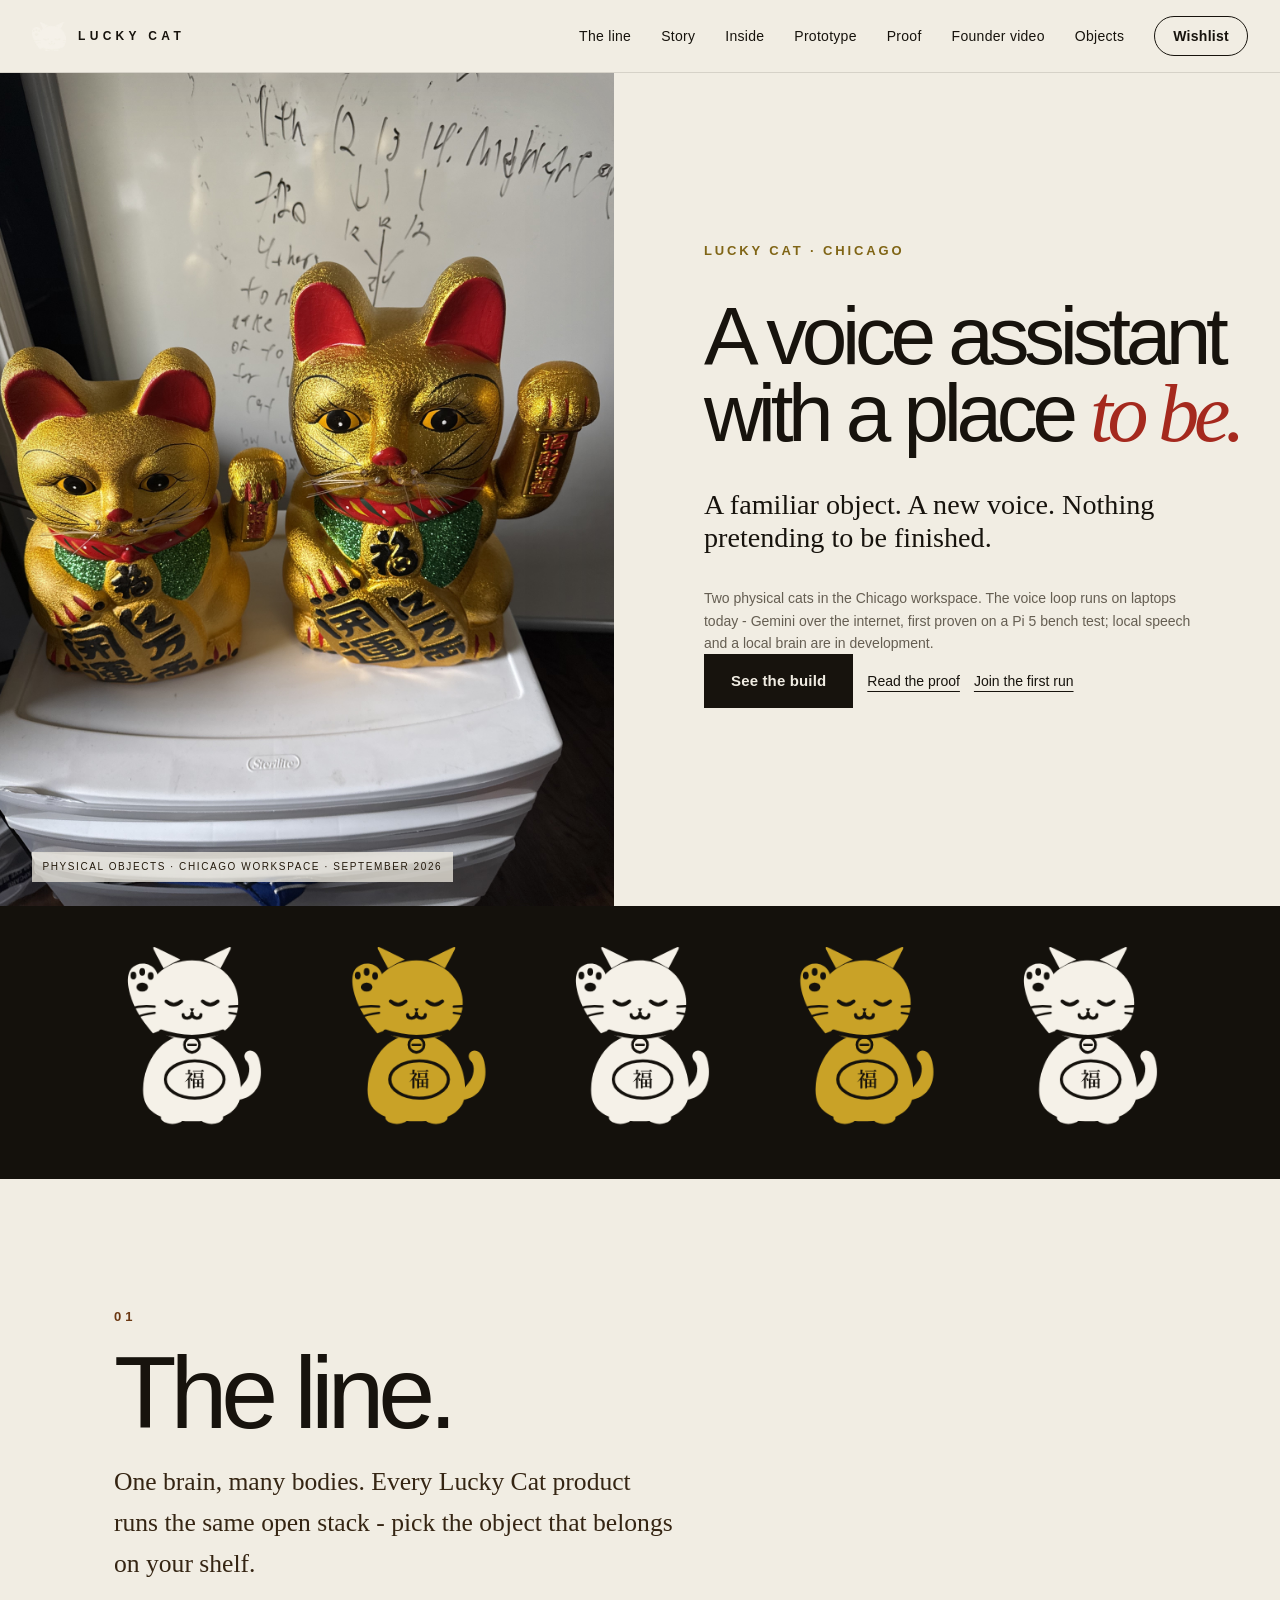
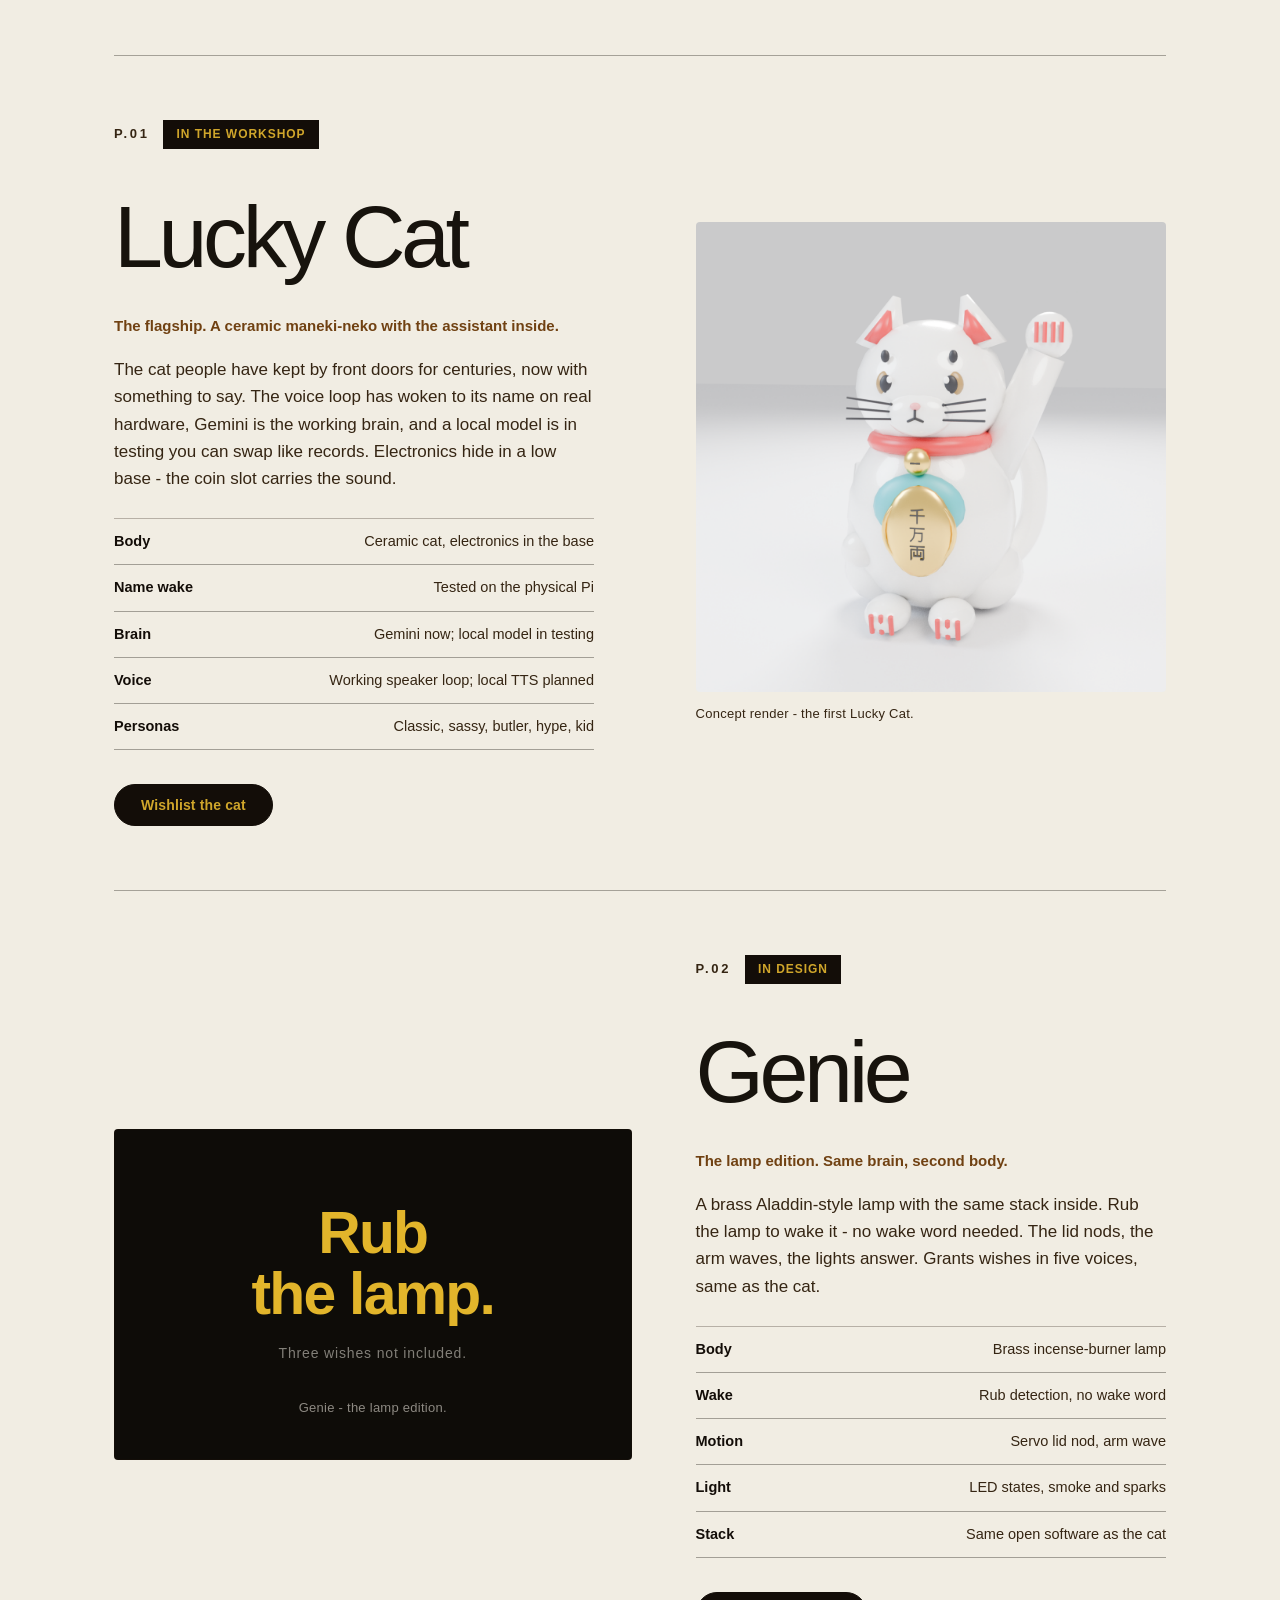
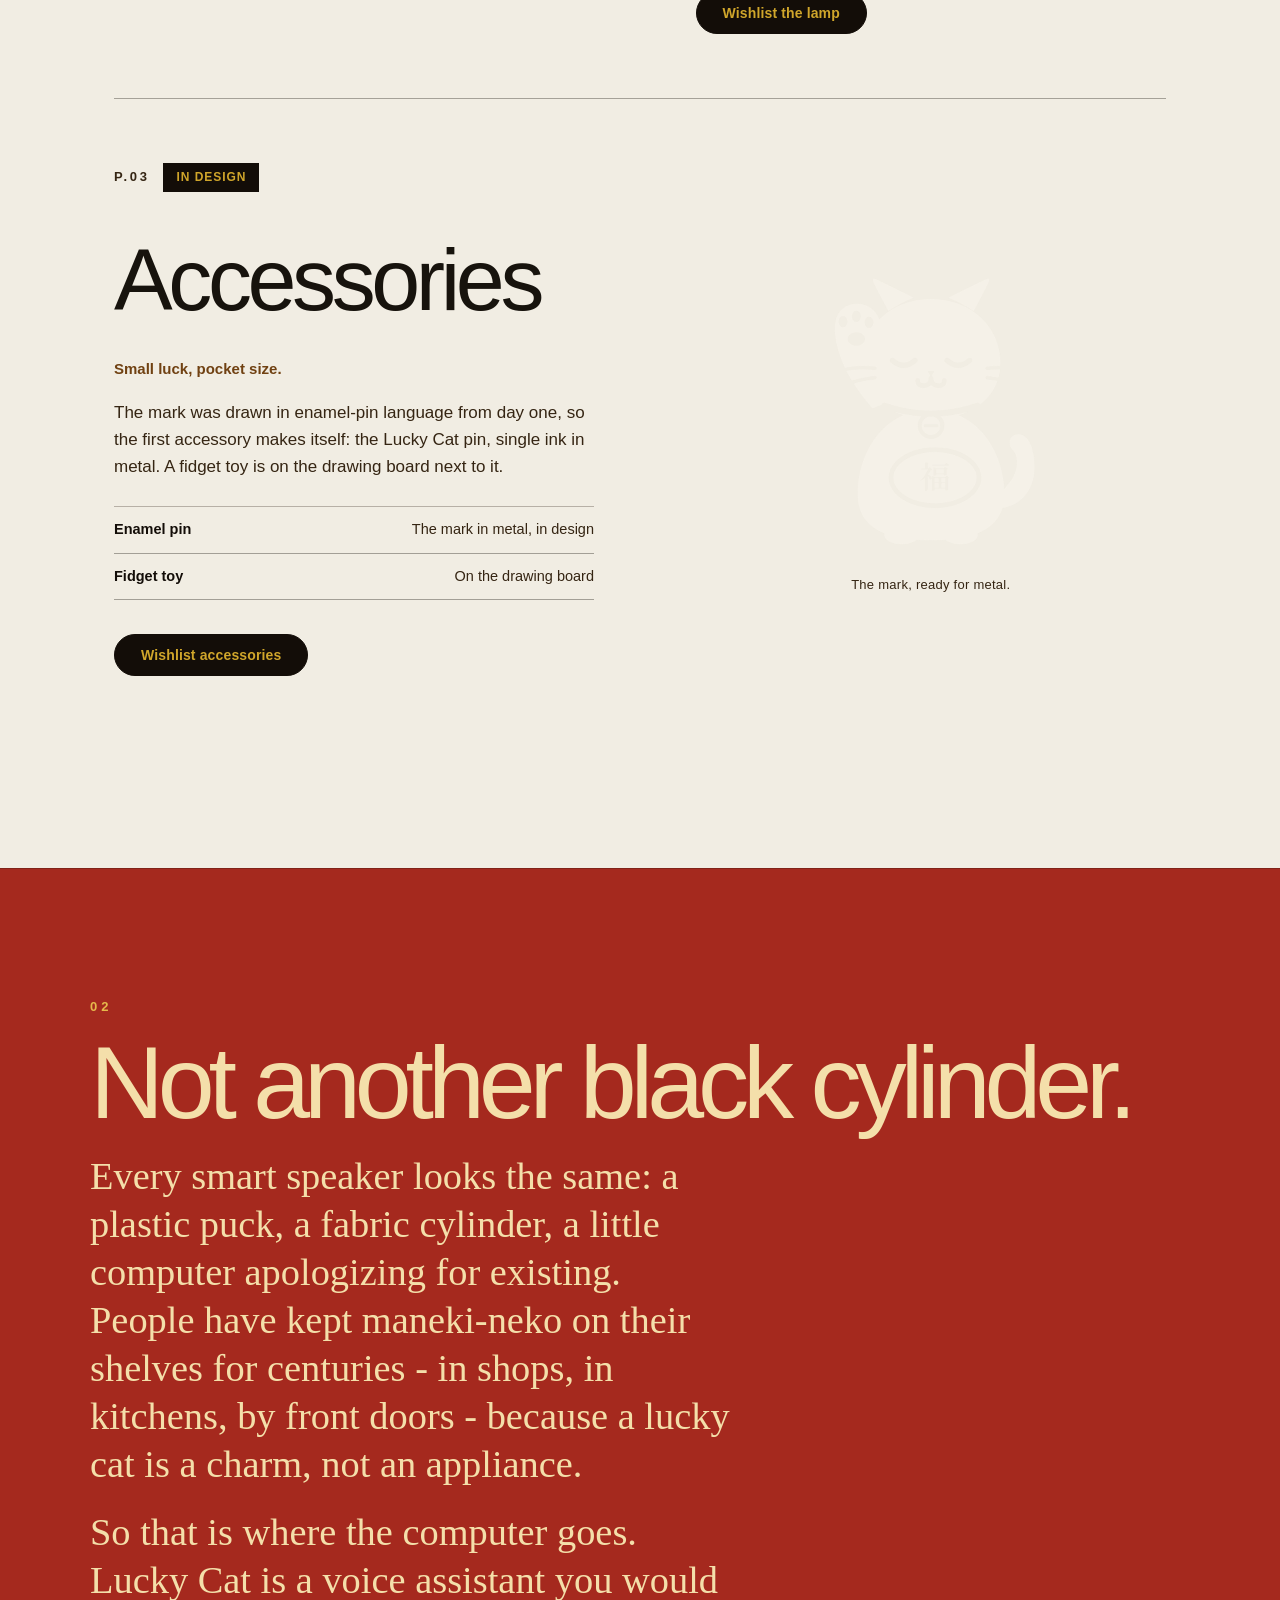
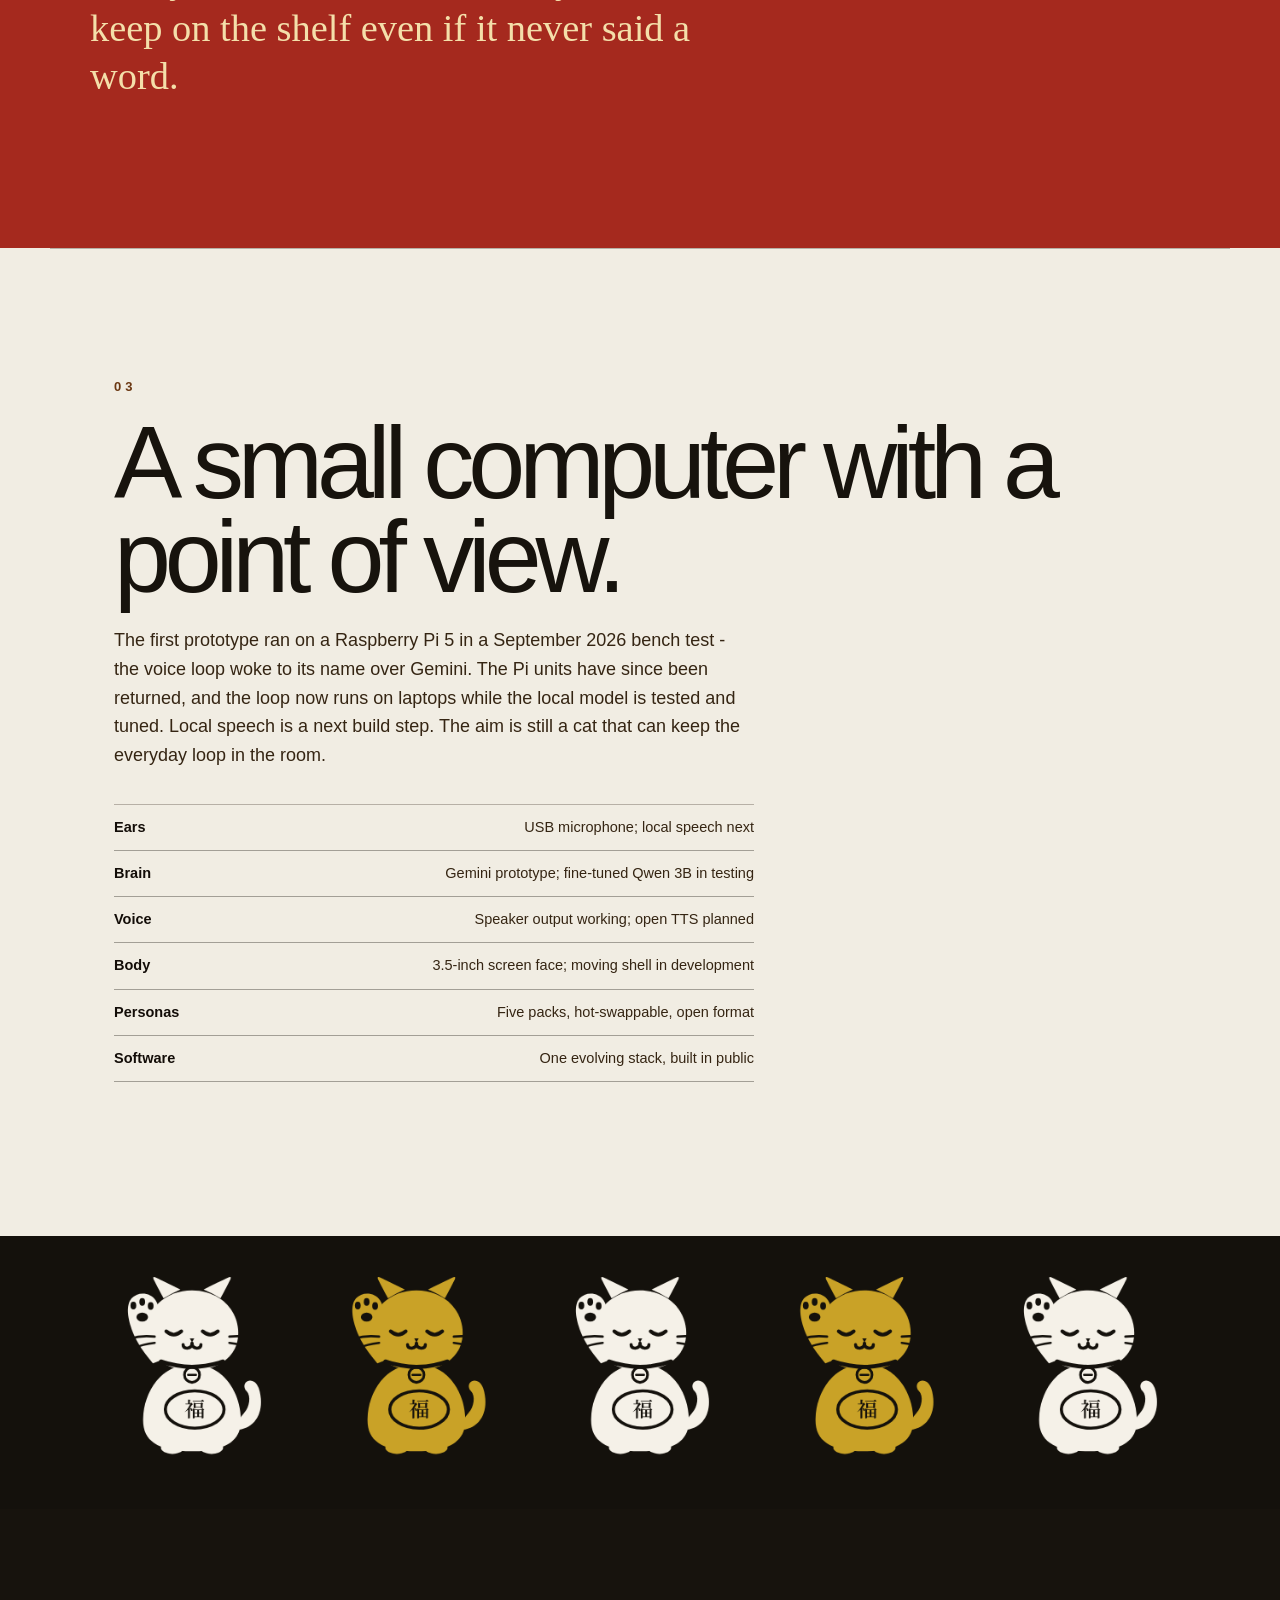
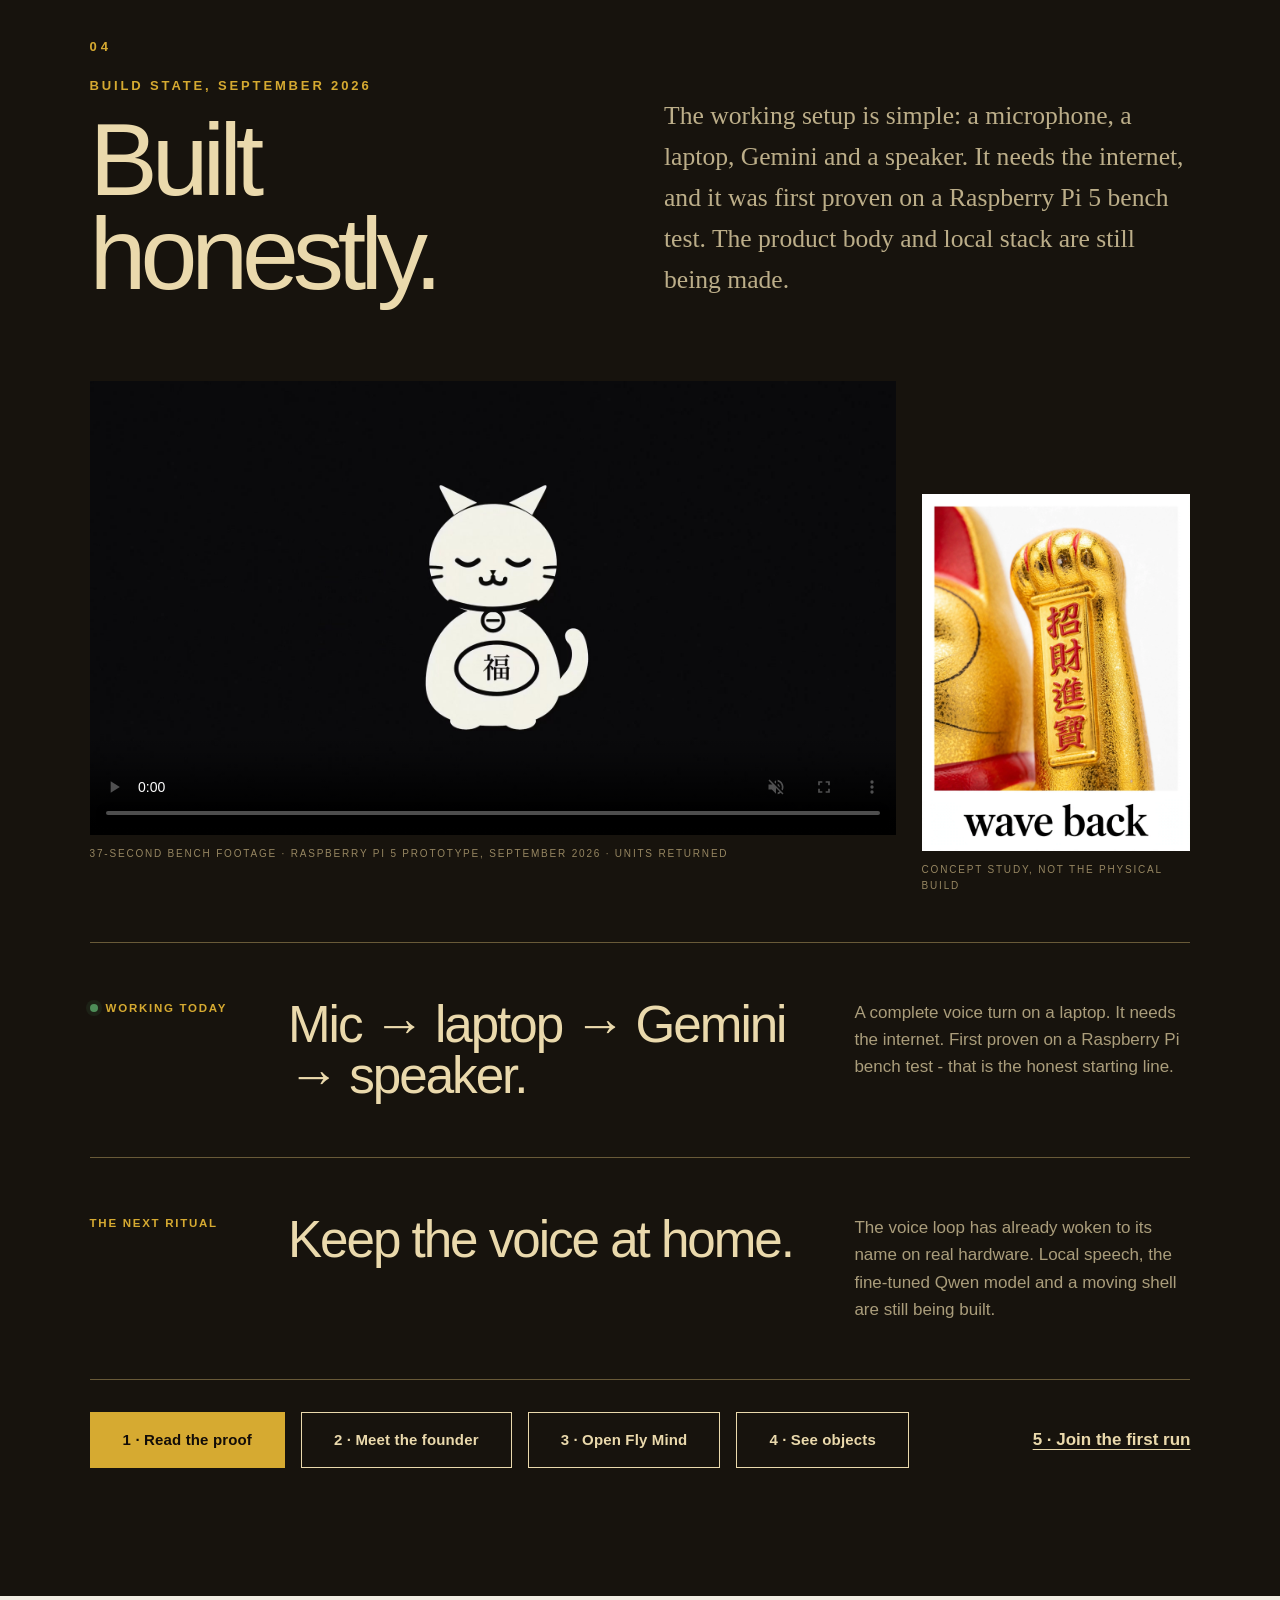
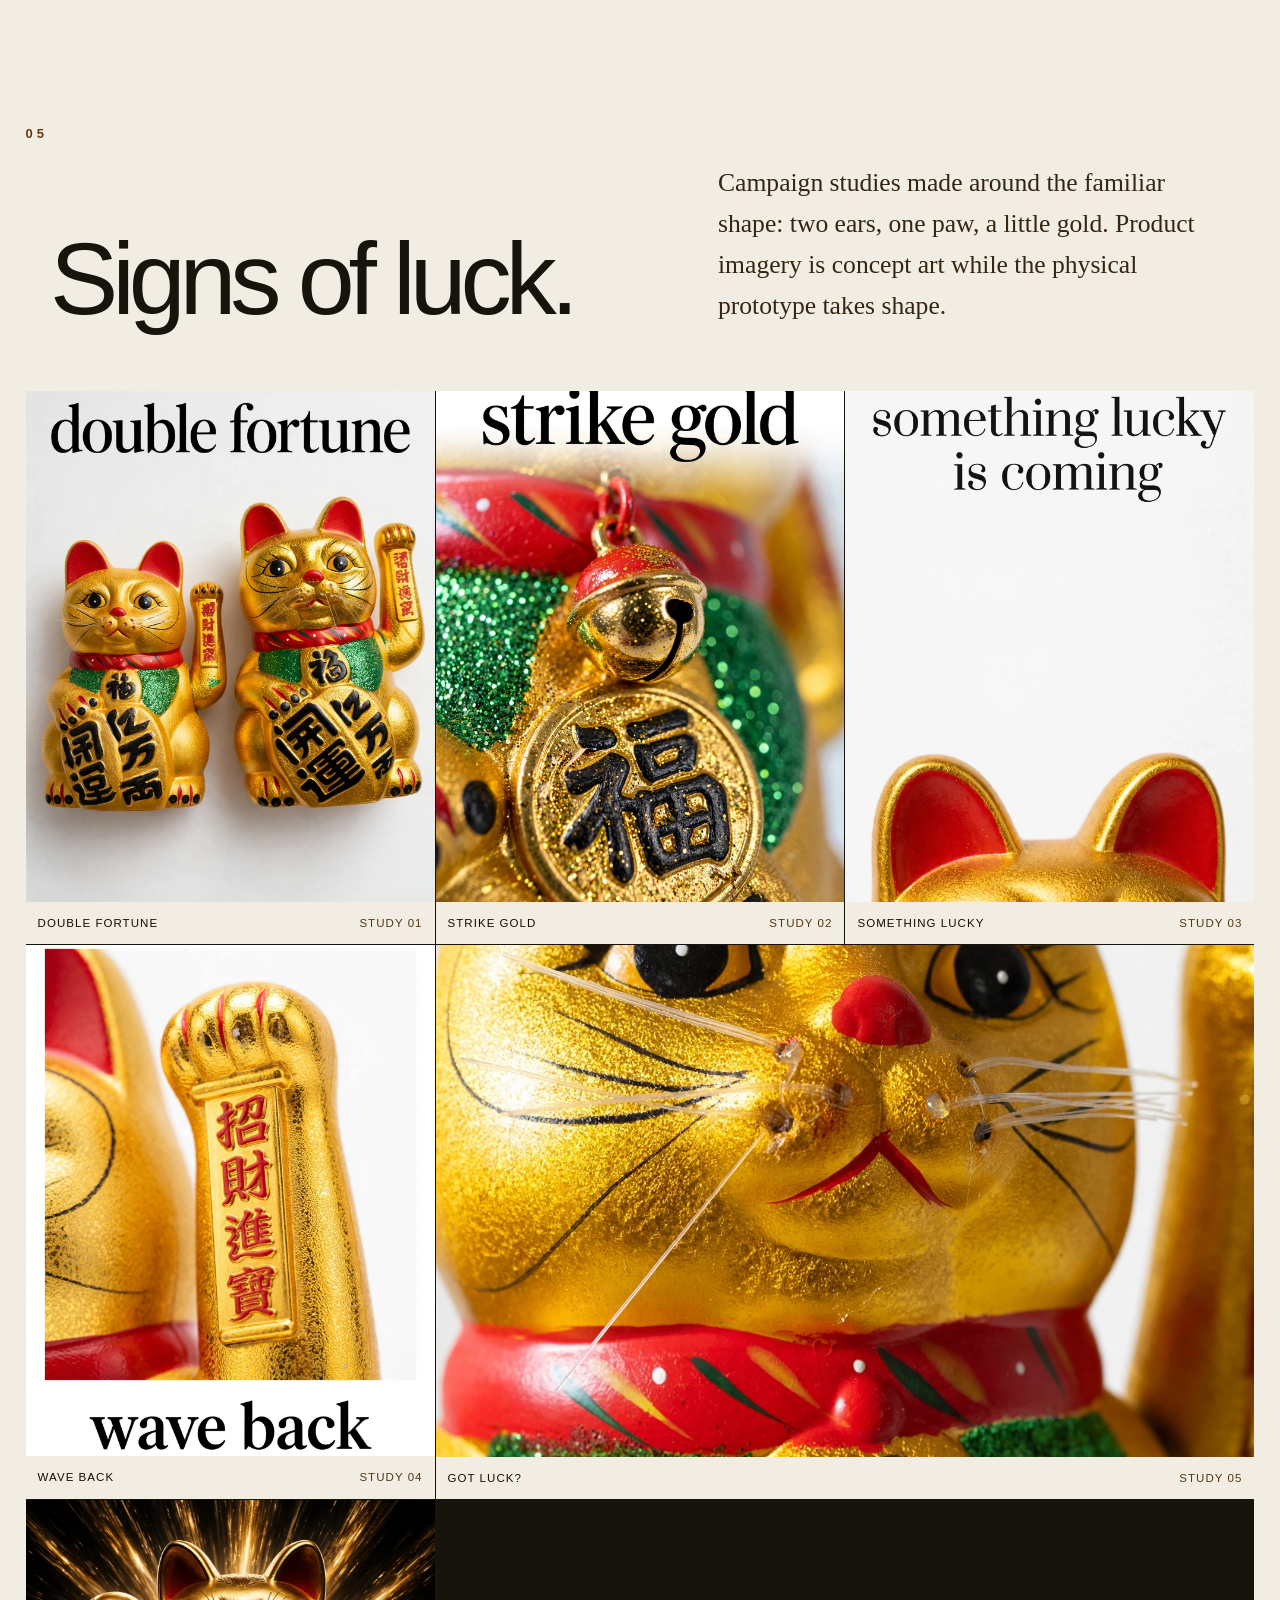
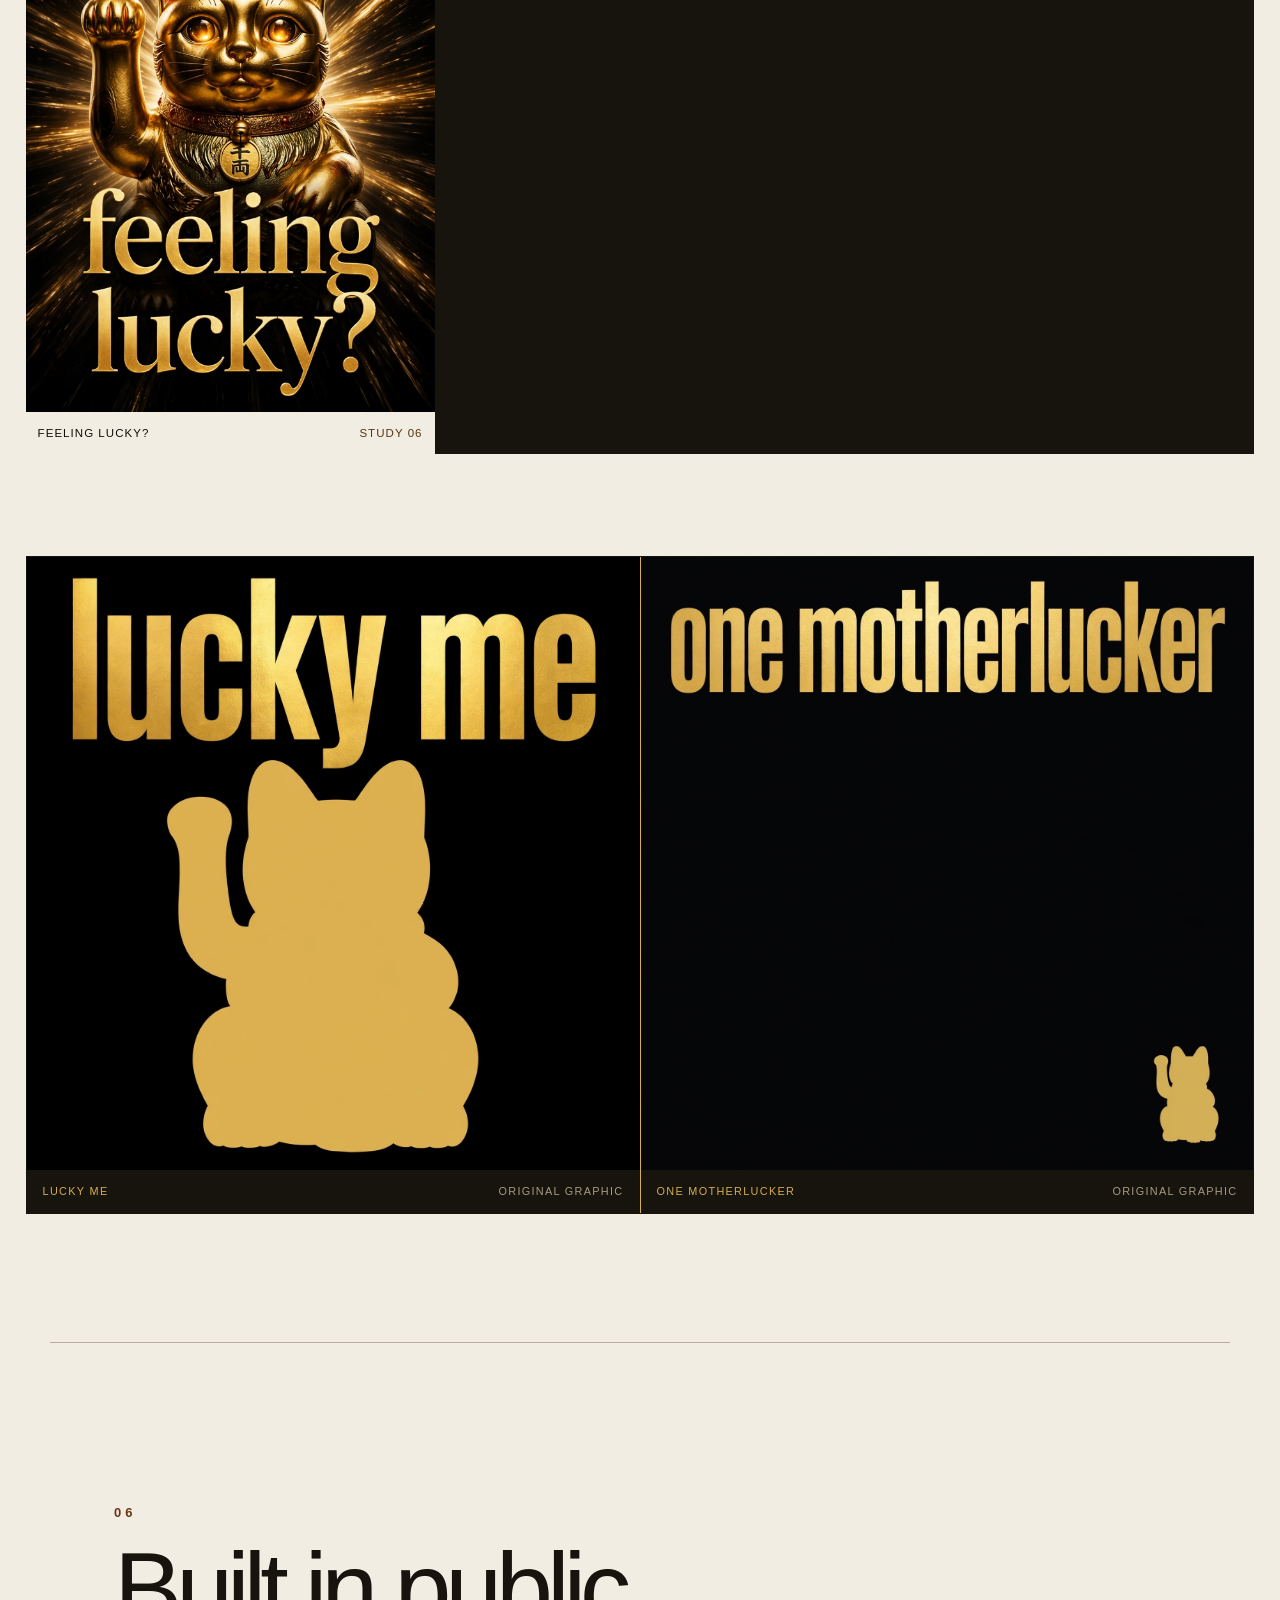
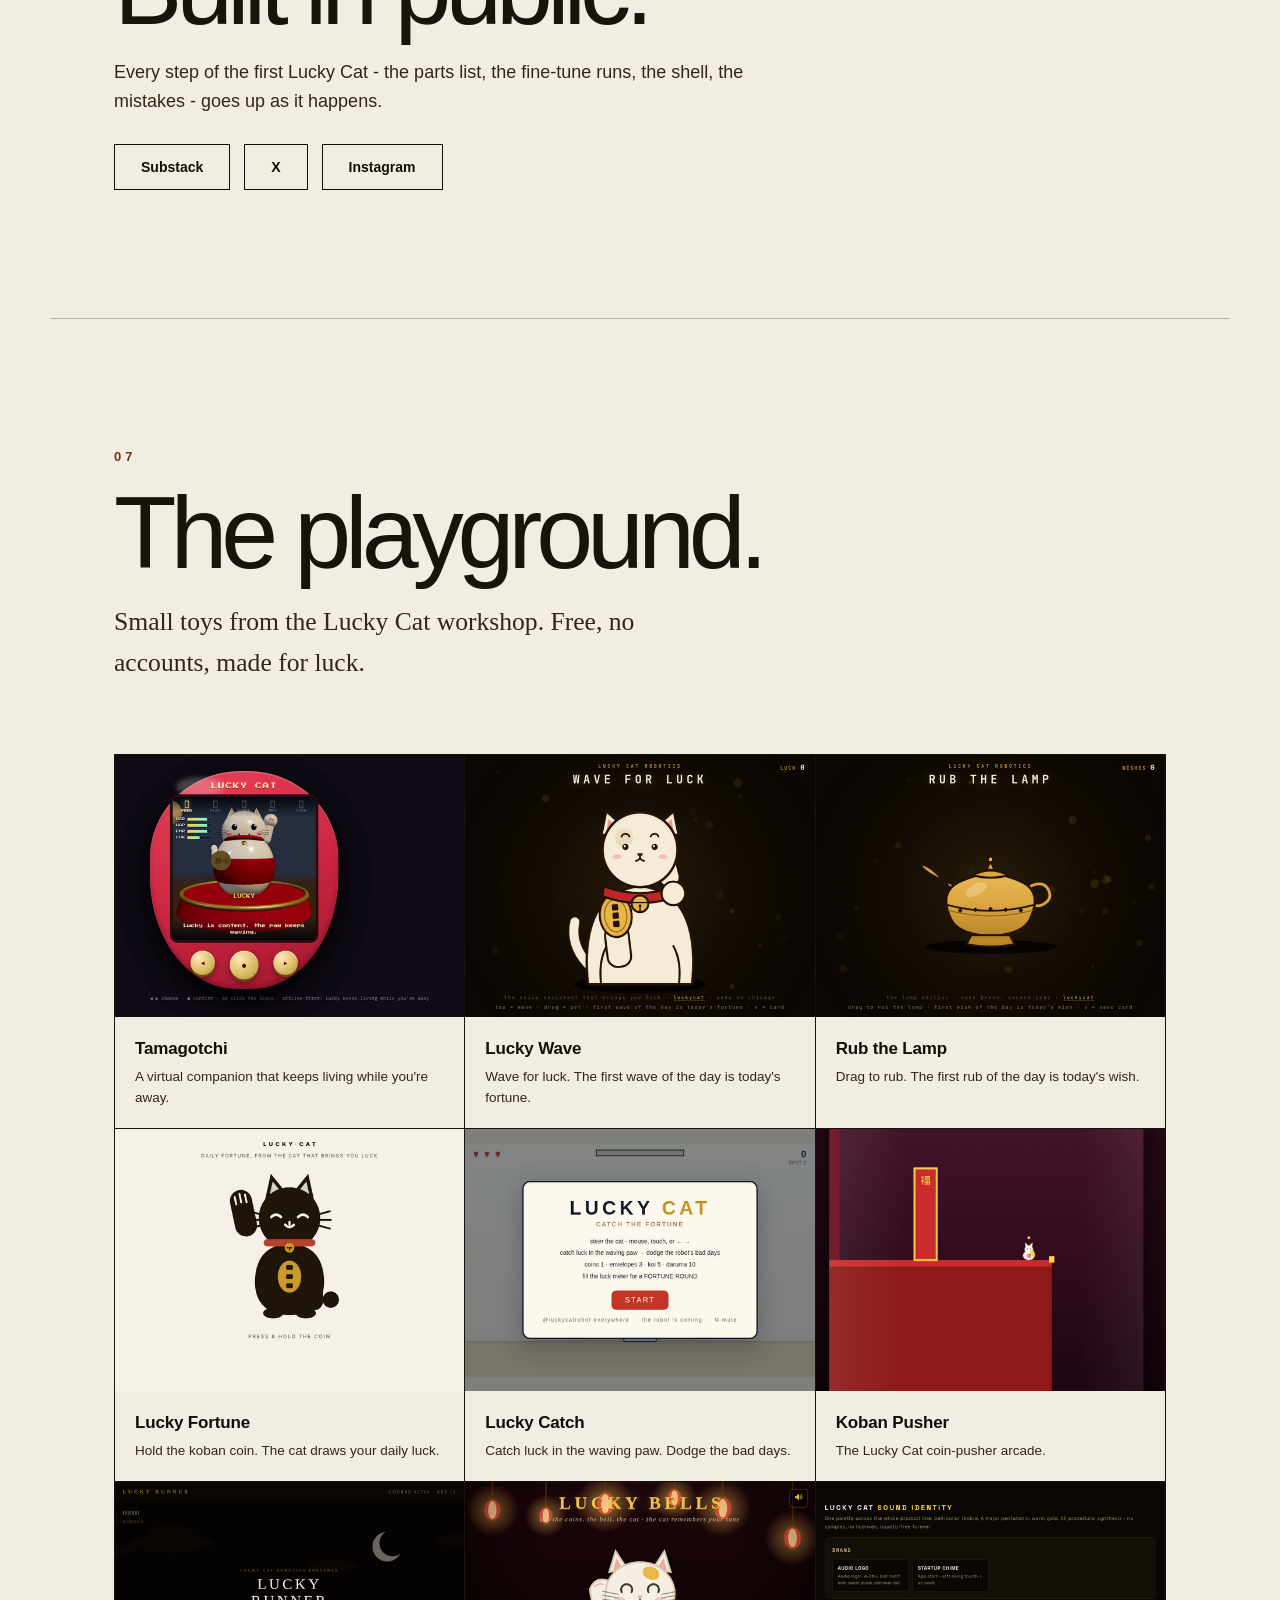
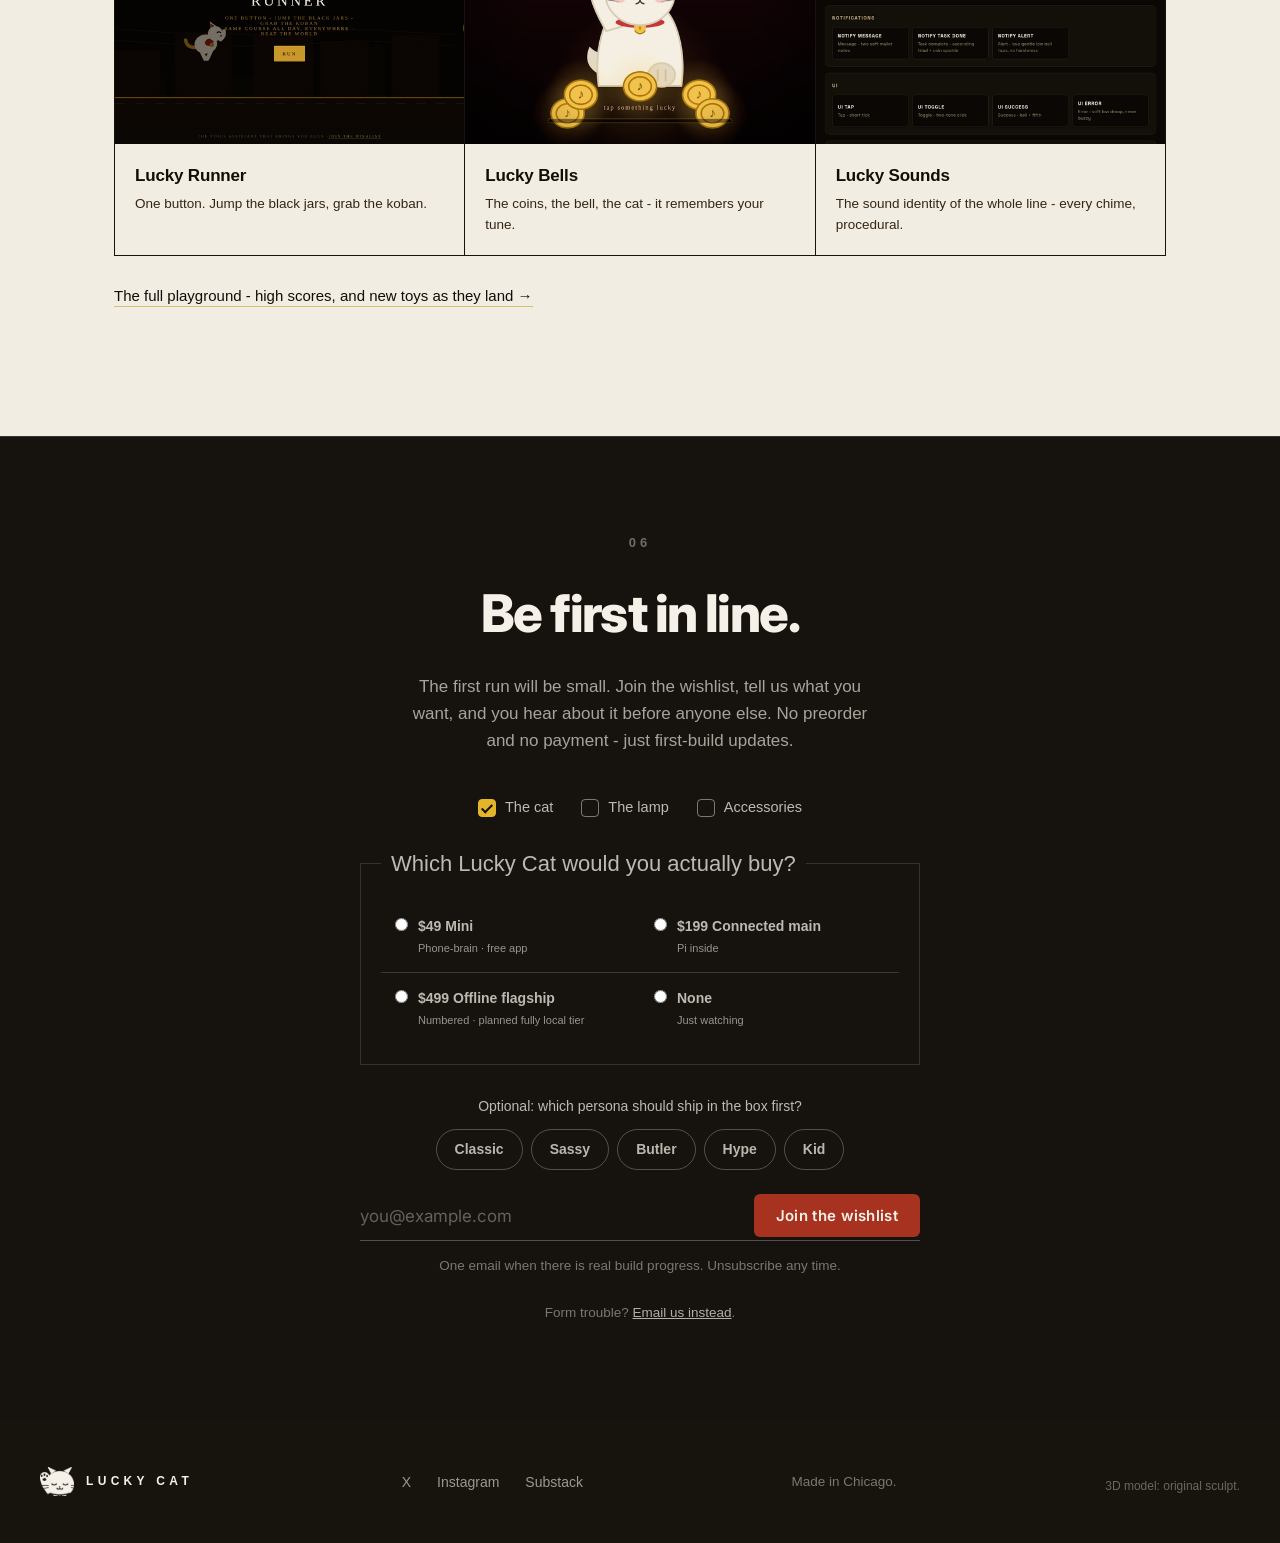
<file: index.html>
<!DOCTYPE html>
<html lang="en">
<head>
<meta charset="UTF-8">
<meta name="viewport" content="width=device-width, initial-scale=1.0">
<title>Lucky Cat - The voice assistant that brings you luck</title>
<meta name="description" content="Lucky Cat is an ambient computer inside a maneki-neko. Proven on a Raspberry Pi 5 bench test in September 2026 - working cloud voice loop and name-wake; the voice loop now runs on laptops while local speech and brain are in development. Join the wishlist.">
<meta name="theme-color" content="#14110C">
<link rel="icon" type="image/png" sizes="32x32" href="assets/favicon-32.png">
<link rel="icon" type="image/png" sizes="64x64" href="assets/favicon-64.png">
<link rel="apple-touch-icon" href="assets/apple-touch-icon.png">
<meta property="og:type" content="website">
<meta property="og:title" content="Lucky Cat - The voice assistant that brings you luck">
<meta property="og:description" content="An ambient computer inside a maneki-neko. Proven on a Raspberry Pi 5 bench test in September 2026 - working cloud voice loop and name-wake; the voice loop now runs on laptops while local speech and brain are in development. Join the wishlist.">
<meta property="og:url" content="https://jacobegarcia.github.io/luckycat/">
<meta property="og:image" content="https://jacobegarcia.github.io/luckycat/assets/og-image.png">
<meta name="twitter:card" content="summary_large_image">
<meta name="twitter:site" content="@luckycatrobot">
<link rel="preconnect" href="https://fonts.googleapis.com">
<link rel="preconnect" href="https://fonts.gstatic.com" crossorigin>
<link href="https://fonts.googleapis.com/css2?family=Inter:wght@400;500;600;700;800&display=swap" rel="stylesheet">
<link href="https://fonts.googleapis.com/css2?family=Noto+Serif+JP:wght@600&text=%E6%8B%9B%E3%81%8D%E7%8C%AB%E7%A6%8F&display=swap" rel="stylesheet">
<link rel="stylesheet" href="styles.css">
<link rel="stylesheet" href="wishlist-v2-override.css">
<noscript><style>.reveal{opacity:1 !important;transform:none !important}</style></noscript>
</head>
<body>

<header class="site-header">
  <a class="brand" href="#top">
    <img src="assets/mark-mini-cream.png" alt="" class="brand-mark">
    <span class="wordmark">LUCKY&nbsp;CAT</span>
  </a>
  <nav>
    <a href="#line">The line</a>
    <a href="#story">Story</a>
    <a href="#inside">Inside</a>
    <a href="#prototype">Prototype</a>
    <a href="https://jacobegarcia.github.io/luckycat-proof/">Proof</a>
    <a href="https://youtu.be/EtL4Ix5GXxw">Founder video</a>
    <a href="store/">Objects</a>
    <a href="#wishlist" class="nav-cta">Wishlist</a>
  </nav>
</header>

<main id="top">

  <section class="hero hero-authored">
    <div class="hero-object">
      <img src="assets/cats-real.jpg" alt="Two physical gold Lucky Cat objects in the Chicago workspace">
      <p>Physical objects · Chicago workspace · September 2026</p>
    </div>
    <div class="hero-statement">
      <p class="eyebrow">Lucky Cat · Chicago</p>
      <h1><span>A voice assistant</span><span>with a place <em>to be.</em></span></h1>
      <p class="lede">A familiar object. A new voice. Nothing pretending to be finished.</p>
      <p class="hero-fact">Two physical cats in the Chicago workspace. The voice loop runs on laptops today - Gemini over the internet, first proven on a Pi 5 bench test; local speech and a local brain are in development.</p>
      <div class="hero-actions"><a class="btn" href="#prototype">See the build</a><a class="quiet-link" href="https://jacobegarcia.github.io/luckycat-proof/">Read the proof</a><a class="quiet-link" href="#wishlist">Join the first run</a></div>
    </div>
  </section>

  <section class="strip" aria-hidden="true">
    <img src="assets/banner-dark.png" alt="">
  </section>

  <section id="line" class="section reveal">
    <p class="section-no">01</p>
    <h2 class="section-title">The line.</h2>
    <p class="section-lede">One brain, many bodies. Every Lucky Cat product runs the same open
    stack - pick the object that belongs on your shelf.</p>

    <article class="product">
      <div class="product-info">
        <div class="product-head">
          <span class="product-no">P.01</span>
          <span class="chip chip-live">In the workshop</span>
        </div>
        <h3>Lucky Cat</h3>
        <p class="product-tag">The flagship. A ceramic maneki-neko with the assistant inside.</p>
        <p>The cat people have kept by front doors for centuries, now with something to say.
        The voice loop has woken to its name on real hardware, Gemini is the working brain, and a local model is in testing
        you can swap like records. Electronics hide in a low base - the coin slot carries
        the sound.</p>
        <ul class="spec-list">
          <li><span>Body</span><span>Ceramic cat, electronics in the base</span></li>
          <li><span>Name wake</span><span>Tested on the physical Pi</span></li>
          <li><span>Brain</span><span>Gemini now; local model in testing</span></li>
          <li><span>Voice</span><span>Working speaker loop; local TTS planned</span></li>
          <li><span>Personas</span><span>Classic, sassy, butler, hype, kid</span></li>
        </ul>
        <button class="btn btn-small" data-interest="cat">Wishlist the cat</button>
      </div>
      <figure class="product-art">
        <img src="assets/render-front.png" alt="Concept render of the first Lucky Cat - white ceramic maneki-neko with raised paw, red collar, gold koban coin">
        <figcaption>Concept render - the first Lucky Cat.</figcaption>
      </figure>
    </article>

    <article class="product product-flip">
      <div class="product-info">
        <div class="product-head">
          <span class="product-no">P.02</span>
          <span class="chip">In design</span>
        </div>
        <h3>Genie</h3>
        <p class="product-tag">The lamp edition. Same brain, second body.</p>
        <p>A brass Aladdin-style lamp with the same stack inside. Rub the lamp to wake it -
        no wake word needed. The lid nods, the arm waves, the lights answer. Grants wishes
        in five voices, same as the cat.</p>
        <ul class="spec-list">
          <li><span>Body</span><span>Brass incense-burner lamp</span></li>
          <li><span>Wake</span><span>Rub detection, no wake word</span></li>
          <li><span>Motion</span><span>Servo lid nod, arm wave</span></li>
          <li><span>Light</span><span>LED states, smoke and sparks</span></li>
          <li><span>Stack</span><span>Same open software as the cat</span></li>
        </ul>
        <button class="btn btn-small" data-interest="lamp">Wishlist the lamp</button>
      </div>
      <figure class="product-art product-art-genie">
        <p class="genie-big">Rub<br>the lamp.</p>
        <p class="genie-small">Three wishes not included.</p>
        <figcaption>Genie - the lamp edition.</figcaption>
      </figure>
    </article>

    <article class="product">
      <div class="product-info">
        <div class="product-head">
          <span class="product-no">P.03</span>
          <span class="chip">In design</span>
        </div>
        <h3>Accessories</h3>
        <p class="product-tag">Small luck, pocket size.</p>
        <p>The mark was drawn in enamel-pin language from day one, so the first accessory
        makes itself: the Lucky Cat pin, single ink in metal. A fidget toy is on the
        drawing board next to it.</p>
        <ul class="spec-list">
          <li><span>Enamel pin</span><span>The mark in metal, in design</span></li>
          <li><span>Fidget toy</span><span>On the drawing board</span></li>
        </ul>
        <button class="btn btn-small" data-interest="accessories">Wishlist accessories</button>
      </div>
      <figure class="product-art product-art-pin">
        <img src="assets/mark-v4-cream.png" alt="The Lucky Cat mark - designed for enamel pins">
        <figcaption>The mark, ready for metal.</figcaption>
      </figure>
    </article>
  </section>

  <section id="story" class="section section-story reveal">
    <p class="section-no">02</p>
    <h2 class="section-title">Not another black cylinder.</h2>
    <div class="story-body">
      <p>Every smart speaker looks the same: a plastic puck, a fabric cylinder, a little
      computer apologizing for existing. People have kept maneki-neko on their shelves for
      centuries - in shops, in kitchens, by front doors - because a lucky cat is a charm,
      not an appliance.</p>
      <p>So that is where the computer goes. Lucky Cat is a voice assistant you would keep
      on the shelf even if it never said a word.</p>
    </div>
  </section>

  <section id="inside" class="section section-inside reveal">
    <p class="section-no">03</p>
    <h2 class="section-title">A small computer with a point of view.</h2>
    <div class="story-body">
      <p>The first prototype ran on a Raspberry Pi 5 in a September 2026 bench test - the voice loop woke to its name over Gemini. The Pi units have since been
      returned, and the loop now runs on laptops while the local model is tested and tuned. Local speech is a next build step. The
      aim is still a cat that can keep the everyday loop in the room.</p>
      <ul class="spec-list spec-wide">
        <li><span>Ears</span><span>USB microphone; local speech next</span></li>
        <li><span>Brain</span><span>Gemini prototype; fine-tuned Qwen 3B in testing</span></li>
        <li><span>Voice</span><span>Speaker output working; open TTS planned</span></li>
        <li><span>Body</span><span>3.5-inch screen face; moving shell in development</span></li>
        <li><span>Personas</span><span>Five packs, hot-swappable, open format</span></li>
        <li><span>Software</span><span>One evolving stack, built in public</span></li>
      </ul>
    </div>
  </section>

  <section class="strip strip-dark" aria-hidden="true">
    <img src="assets/banner-dark.png" alt="">
  </section>



  <section id="prototype" class="section section-prototype reveal">
    <p class="section-no">04</p>
    <div class="prototype-head">
      <div>
        <p class="eyebrow">Build state, September 2026</p>
        <h2 class="section-title">Built honestly.</h2>
      </div>
      <p class="section-lede">The working setup is simple: a microphone, a laptop, Gemini and a speaker. It needs the internet, and it was first proven on a Raspberry Pi 5 bench test. The product body and local stack are still being made.</p>
    </div>
    <div class="proof-collage">
      <figure class="proof-reel"><video src="assets/prototype-build.mp4" controls muted playsinline preload="metadata" poster="assets/prototype-still.jpg"></video><figcaption>37-second bench footage · Raspberry Pi 5 prototype, September 2026 · units returned</figcaption></figure>
      <figure class="proof-image"><img src="assets/posters/wave-back.webp" alt="Concept campaign study of the raised Lucky Cat paw"><figcaption>Concept study, not the physical build</figcaption></figure>
    </div>
    <div class="state-flow" aria-label="Current and planned architecture">
      <article class="state-now"><p class="state-label"><span class="state-dot"></span>Working today</p><h3>Mic → laptop → Gemini → speaker.</h3><p>A complete voice turn on a laptop. It needs the internet. First proven on a Raspberry Pi bench test - that is the honest starting line.</p></article>
      <article class="state-next"><p class="state-label">The next ritual</p><h3>Keep the voice at home.</h3><p>The voice loop has already woken to its name on real hardware. Local speech, the fine-tuned Qwen model and a moving shell are still being built.</p></article>
    </div>
    <div class="proof-actions">
      <a class="btn" href="https://jacobegarcia.github.io/luckycat-proof/">1 · Read the proof</a>
      <a class="btn btn-ghost" href="https://youtu.be/EtL4Ix5GXxw">2 · Meet the founder</a>
      <a class="btn btn-ghost" href="https://jacobegarcia.github.io/fly-mind/">3 · Open Fly Mind</a>
      <a class="btn btn-ghost" href="store/">4 · See objects</a>
      <a class="text-link" href="#wishlist">5 · Join the first run</a>
    </div>
  </section>

  <section id="posters" class="section section-posters reveal">
    <p class="section-no">05</p>
    <div class="poster-heading">
      <h2 class="section-title">Signs of luck.</h2>
      <p class="section-lede">Campaign studies made around the familiar shape: two ears, one paw, a little gold. Product imagery is concept art while the physical prototype takes shape.</p>
    </div>
    <div class="poster-grid">
      <figure class="poster"><img src="assets/posters/double-fortune.webp" alt="Two Lucky Cat figures in the Double Fortune campaign study" loading="lazy"><figcaption><span>Double fortune</span><span>Study 01</span></figcaption></figure>
      <figure class="poster poster-tall"><img src="assets/posters/strike-gold.webp" alt="Lucky Cat campaign study titled Strike Gold" loading="lazy"><figcaption><span>Strike gold</span><span>Study 02</span></figcaption></figure>
      <figure class="poster"><img src="assets/posters/something-lucky.webp" alt="Lucky Cat ears beneath the words something lucky is coming" loading="lazy"><figcaption><span>Something lucky</span><span>Study 03</span></figcaption></figure>
      <figure class="poster"><img src="assets/posters/wave-back.webp" alt="Close crop of the Lucky Cat raised paw with the words wave back" loading="lazy"><figcaption><span>Wave back</span><span>Study 04</span></figcaption></figure>
      <figure class="poster poster-wide"><img src="assets/posters/got-luck.webp" alt="Gold Lucky Cat campaign study titled Got Luck" loading="lazy"><figcaption><span>Got luck?</span><span>Study 05</span></figcaption></figure>
      <figure class="poster"><img src="assets/posters/feeling-lucky.webp" alt="Gold Lucky Cat campaign study titled Feeling Lucky" loading="lazy"><figcaption><span>Feeling lucky?</span><span>Study 06</span></figcaption></figure>
    </div>
    <div class="graphic-beats" aria-label="Lucky Cat graphic studies">
      <figure><img src="assets/posters/lucky-me-original.jpg" alt="Gold Lucky Cat silhouette beneath the words lucky me on black" loading="lazy"><figcaption><span>Lucky me</span><span>Original graphic</span></figcaption></figure>
      <figure><img src="assets/posters/one-motherlucker-original.jpg" alt="Gold Lucky Cat silhouette beneath the words one motherlucker on black" loading="lazy"><figcaption><span>One motherlucker</span><span>Original graphic</span></figcaption></figure>
    </div>
  </section>

  <section class="section section-public reveal">
    <p class="section-no">06</p>
    <h2 class="section-title">Built in public.</h2>
    <div class="story-body">
      <p>Every step of the first Lucky Cat - the parts list, the fine-tune runs, the shell,
      the mistakes - goes up as it happens.</p>
      <div class="social-row">
        <a href="https://luckycatrobot.substack.com">Substack</a>
        <a href="https://x.com/luckycatrobot">X</a>
        <a href="https://www.instagram.com/luckycatrobot/">Instagram</a>
      </div>
    </div>
  </section>

  <section id="playground" class="section section-playground reveal">
    <p class="section-no">07</p>
    <h2 class="section-title">The playground.</h2>
    <p class="section-lede">Small toys from the Lucky Cat workshop. Free, no accounts, made for luck.</p>
    <div class="toy-grid">
      <a class="toy-card" href="https://jacobegarcia.github.io/lucky-cat-tamagotchi/" target="_blank" rel="noopener">
        <img src="assets/toys/lucky-cat-tamagotchi.png" alt="Lucky Cat Tamagotchi - a virtual companion in a red handheld shell" loading="lazy">
        <div class="toy-body"><h3>Tamagotchi</h3><p>A virtual companion that keeps living while you're away.</p></div>
      </a>
      <a class="toy-card" href="https://jacobegarcia.github.io/lucky-wave/" target="_blank" rel="noopener">
        <img src="assets/toys/lucky-wave.png" alt="Lucky Wave - the Lucky Cat waving its paw" loading="lazy">
        <div class="toy-body"><h3>Lucky Wave</h3><p>Wave for luck. The first wave of the day is today's fortune.</p></div>
      </a>
      <a class="toy-card" href="https://jacobegarcia.github.io/rub-the-lamp/" target="_blank" rel="noopener">
        <img src="assets/toys/rub-the-lamp.png" alt="Rub the Lamp - a brass genie lamp on a dark ground" loading="lazy">
        <div class="toy-body"><h3>Rub the Lamp</h3><p>Drag to rub. The first rub of the day is today's wish.</p></div>
      </a>
      <a class="toy-card" href="https://jacobegarcia.github.io/lucky-fortune/" target="_blank" rel="noopener">
        <img src="assets/toys/lucky-fortune.png" alt="Lucky Fortune - the black cat offers a koban coin" loading="lazy">
        <div class="toy-body"><h3>Lucky Fortune</h3><p>Hold the koban coin. The cat draws your daily luck.</p></div>
      </a>
      <a class="toy-card" href="https://jacobegarcia.github.io/lucky-catch/" target="_blank" rel="noopener">
        <img src="assets/toys/lucky-catch.png" alt="Lucky Catch - catch the fortune start screen" loading="lazy">
        <div class="toy-body"><h3>Lucky Catch</h3><p>Catch luck in the waving paw. Dodge the bad days.</p></div>
      </a>
      <a class="toy-card" href="https://jacobegarcia.github.io/koban-pusher/" target="_blank" rel="noopener">
        <img src="assets/toys/koban-pusher.png" alt="Koban Pusher - the coin-pusher arcade cabinet" loading="lazy">
        <div class="toy-body"><h3>Koban Pusher</h3><p>The Lucky Cat coin-pusher arcade.</p></div>
      </a>
      <a class="toy-card" href="https://jacobegarcia.github.io/lucky-runner/" target="_blank" rel="noopener">
        <img src="assets/toys/lucky-runner.png" alt="Lucky Runner - a one-button runner under a night sky" loading="lazy">
        <div class="toy-body"><h3>Lucky Runner</h3><p>One button. Jump the black jars, grab the koban.</p></div>
      </a>
      <a class="toy-card" href="https://jacobegarcia.github.io/lucky-bells/" target="_blank" rel="noopener">
        <img src="assets/toys/lucky-bells.png" alt="Lucky Bells - the cat among gold coins" loading="lazy">
        <div class="toy-body"><h3>Lucky Bells</h3><p>The coins, the bell, the cat - it remembers your tune.</p></div>
      </a>
      <a class="toy-card" href="https://jacobegarcia.github.io/lucky-sounds/ambient/" target="_blank" rel="noopener">
        <img src="assets/toys/lucky-sounds.png" alt="Lucky Sounds - the sound identity board" loading="lazy">
        <div class="toy-body"><h3>Lucky Sounds</h3><p>The sound identity of the whole line - every chime, procedural.</p></div>
      </a>
    </div>
    <p class="playground-more"><a href="https://jacobegarcia.github.io/lucky-playground/">The full playground - high scores, and new toys as they land &rarr;</a></p>
  </section>

<section id="wishlist" class="wishlist">
    <p class="section-no">06</p>
    <span class="hanko" aria-hidden="true">福</span>
    <h2>Be first in line.</h2>
    <p class="wishlist-lede">The first run will be small. Join the wishlist, tell us what you
    want, and you hear about it before anyone else. No preorder and no payment - just first-build updates.</p>
    <form id="wishlist-form" novalidate>
      <div class="interest-row">
        <label><input type="checkbox" name="interest-cat" value="yes" checked> The cat</label>
        <label><input type="checkbox" name="interest-lamp" value="yes"> The lamp</label>
        <label><input type="checkbox" name="interest-accessories" value="yes"> Accessories</label>
      </div>
      <fieldset class="buy-intent"><legend>Which Lucky Cat would you actually buy?</legend>
        <label><input type="radio" name="purchase-intent" value="49-mini-phone-brain"><span><b>$49 Mini</b><small>Phone-brain · free app</small></span></label>
        <label><input type="radio" name="purchase-intent" value="199-connected-main"><span><b>$199 Connected main</b><small>Pi inside</small></span></label>
        <label><input type="radio" name="purchase-intent" value="499-offline-flagship"><span><b>$499 Offline flagship</b><small>Numbered · planned fully local tier</small></span></label>
        <label><input type="radio" name="purchase-intent" value="none-watching"><span><b>None</b><small>Just watching</small></span></label>
      </fieldset>
      <p class="persona-q">Optional: which persona should ship in the box first?</p>
      <div class="persona-row" id="persona-row">
        <label><input type="radio" name="persona" value="classic"><span>Classic</span></label>
        <label><input type="radio" name="persona" value="sassy"><span>Sassy</span></label>
        <label><input type="radio" name="persona" value="butler"><span>Butler</span></label>
        <label><input type="radio" name="persona" value="hype"><span>Hype</span></label>
        <label><input type="radio" name="persona" value="kid"><span>Kid</span></label>
      </div>
      <div class="email-row">
        <input type="email" name="email" placeholder="you@example.com" autocomplete="email" inputmode="email" aria-label="Email address" required>
        <button type="submit">Join the wishlist</button>
      </div>
      <p class="form-note">One email when there is real build progress. Unsubscribe any time.</p>
    </form>
    <div id="wishlist-done" class="wishlist-done" hidden>
      <svg class="wd-check" viewBox="0 0 72 72" width="56" height="56" aria-hidden="true">
        <circle class="wd-ring" cx="36" cy="36" r="30"/>
        <circle class="wd-arc" cx="36" cy="36" r="30" transform="rotate(-90 36 36)"/>
        <path class="wd-tick" d="M24 37 l8 8 l16 -17"/>
      </svg>
      <p class="wishlist-done-line">You're on the list. The cat will call for you.</p>
      <p class="share-lede">Bring a friend luck:</p>
      <div class="share-row">
        <button type="button" class="btn btn-small" id="share-copy">Copy link</button>
        <a class="btn btn-small btn-ghost" id="share-x" target="_blank" rel="noopener"
           href="https://twitter.com/intent/tweet?text=Joining%20the%20Lucky%20Cat%20wishlist%20-%20a%20voice%20assistant%20inside%20a%20maneki-neko%2C%20built%20in%20public%20in%20Chicago.&url=https%3A%2F%2Fjacobegarcia.github.io%2Fluckycat%2F&via=luckycatrobot">Post on X</a>
        <button type="button" class="btn btn-small btn-ghost" id="share-native" hidden>Share</button>
      </div>
      <p class="share-copied" id="share-copied" hidden>Link copied.</p>
    </div>
    <p class="wishlist-alt">Form trouble? <a href="mailto:jacobegarcia101@gmail.com?subject=Lucky%20Cat%20wishlist&body=Put%20me%20on%20the%20Lucky%20Cat%20wishlist.">Email us instead</a>.</p>
  </section>

</main>

<footer>
  <a class="brand" href="#top">
    <img src="assets/mark-mini-cream.png" alt="" class="brand-mark">
    <span class="wordmark">LUCKY&nbsp;CAT</span>
  </a>
  <nav class="footer-nav">
    <a href="https://x.com/luckycatrobot">X</a>
    <a href="https://www.instagram.com/luckycatrobot/">Instagram</a>
    <a href="https://luckycatrobot.substack.com">Substack</a>
  </nav>
  <p>Made in Chicago.</p>
  <p class="model-credit">3D model: original sculpt.</p>
</footer>

<script>
var FORMSPREE_ENDPOINT = "https://formspree.io/f/mljevqee";

document.querySelectorAll('[data-interest]').forEach(function (btn) {
  btn.addEventListener('click', function () {
    var interest = btn.getAttribute('data-interest');
    document.querySelectorAll('.interest-row input[type=checkbox]').forEach(function (box) {
      box.checked = box.name === 'interest-' + interest;
    });
    document.getElementById('wishlist').scrollIntoView({ behavior: 'smooth' });
  });
});

document.getElementById('wishlist-form').addEventListener('submit', function (e) {
  e.preventDefault();
  var form = this;
  var input = form.querySelector('input[type=email]');
  var btn = form.querySelector('button[type=submit]');
  var email = (input.value || '').trim();
  if (!email || email.indexOf('@') < 1 || email.indexOf('.') < 0) { input.focus(); return; }
  var interests = [];
  form.querySelectorAll('.interest-row input[type=checkbox]:checked').forEach(function (box) {
    interests.push(box.name.replace('interest-', ''));
  });
  var purchaseIntent = (form.querySelector('input[name=purchase-intent]:checked') || {}).value || 'not answered';
  var persona = (form.querySelector('input[name=persona]:checked') || {}).value || '';
  var src = new URLSearchParams(location.search).get('ref') ||
            new URLSearchParams(location.search).get('utm_source') || 'direct';
  btn.disabled = true; btn.textContent = 'Joining...';
  fetch(FORMSPREE_ENDPOINT, {
    method: 'POST',
    headers: { 'Accept': 'application/json', 'Content-Type': 'application/json' },
    body: JSON.stringify({
      email: email,
      interests: interests.join(', ') || 'unspecified',
      purchase_intent: purchaseIntent,
      persona_first: persona || 'no pick',
      source: src,
      _subject: 'Lucky Cat wishlist signup',
      _gotcha: ''
    })
  }).then(function (res) {
    if (res.ok) {
      try { localStorage.setItem('lc-wishlist-joined', '1'); } catch (err) {}
      showWishlistDone();
    } else {
      btn.disabled = false; btn.textContent = 'Try again';
    }
  }).catch(function () {
    btn.disabled = false; btn.textContent = 'Try again';
  });
});

function showWishlistDone() {
  document.getElementById('wishlist-form').hidden = true;
  document.querySelector('.wishlist-alt').hidden = true;
  document.getElementById('wishlist-done').hidden = false;
  document.getElementById('wishlist-done').classList.add('go');
}
try {
  if (localStorage.getItem('lc-wishlist-joined') === '1') showWishlistDone();
} catch (err) {}

document.getElementById('share-copy').addEventListener('click', function () {
  var url = 'https://jacobegarcia.github.io/luckycat/?ref=share';
  var done = function () { document.getElementById('share-copied').hidden = false; };
  if (navigator.clipboard && navigator.clipboard.writeText) {
    navigator.clipboard.writeText(url).then(done, done);
  } else {
    var t = document.createElement('textarea');
    t.value = url; document.body.appendChild(t); t.select();
    try { document.execCommand('copy'); } catch (err) {}
    t.remove(); done();
  }
});
if (navigator.share) {
  var nb = document.getElementById('share-native');
  nb.hidden = false;
  nb.addEventListener('click', function () {
    navigator.share({
      title: 'Lucky Cat',
      text: 'A voice assistant inside a maneki-neko, built in public in Chicago.',
      url: 'https://jacobegarcia.github.io/luckycat/?ref=share'
    }).catch(function () {});
  });
}
</script>

<script>
var io = new IntersectionObserver(function(entries){
  entries.forEach(function(en){ if (en.isIntersecting) { en.target.classList.add('in'); io.unobserve(en.target); } });
}, { threshold: 0.12 });
document.querySelectorAll('.reveal').forEach(function(el){ io.observe(el); });
</script>
</body>
</html>
</file>
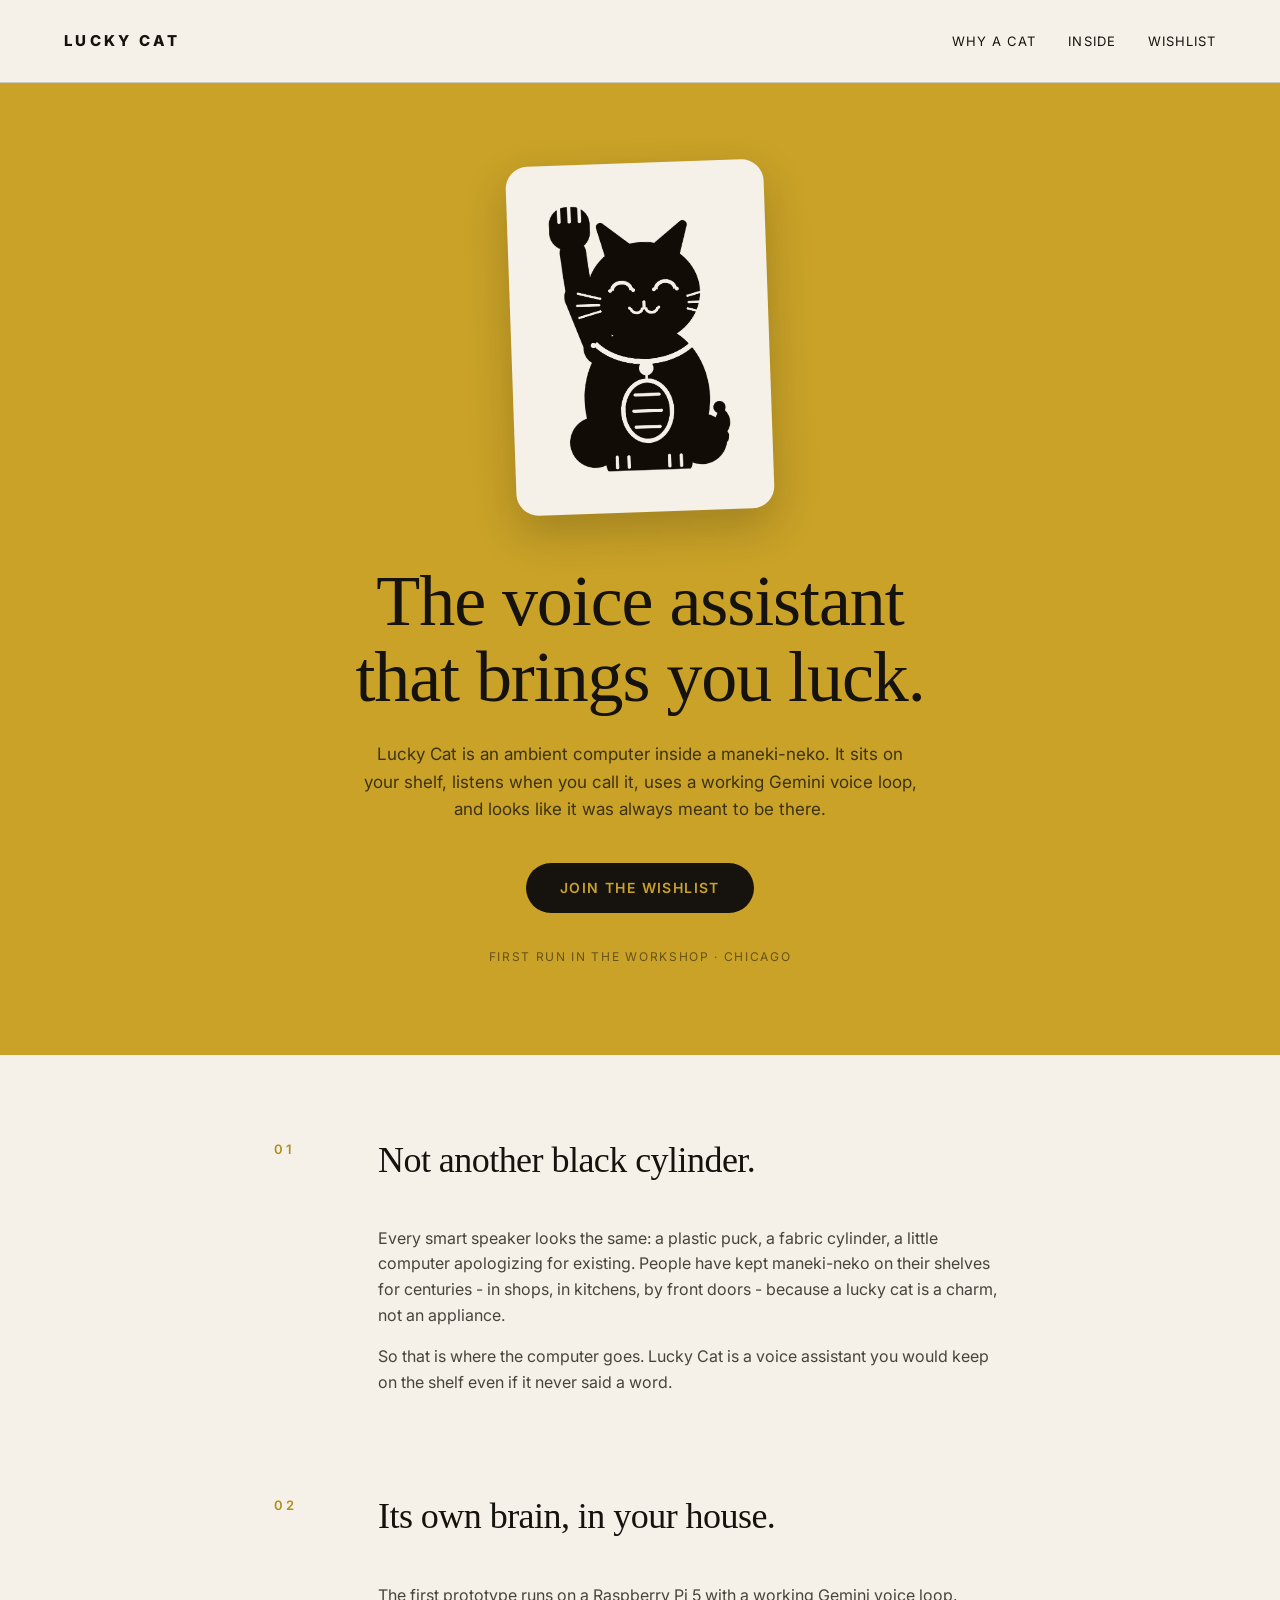
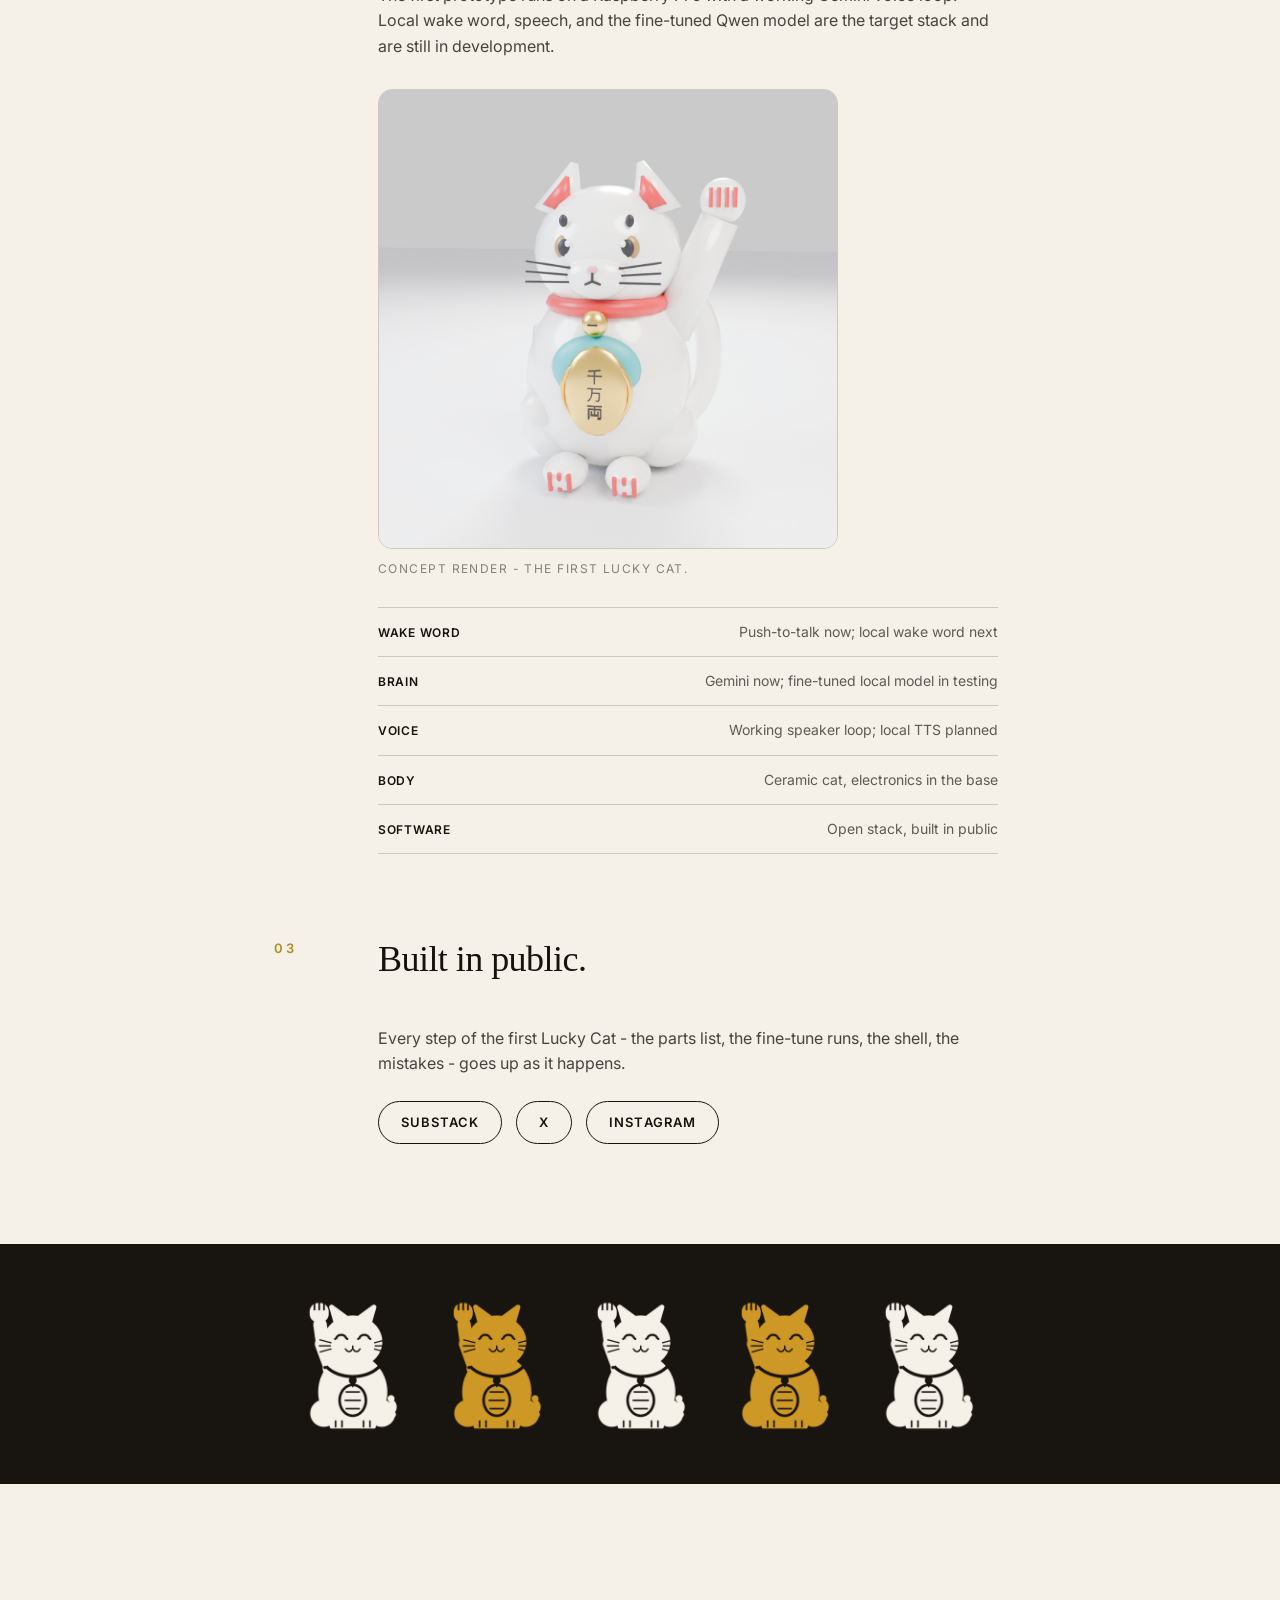
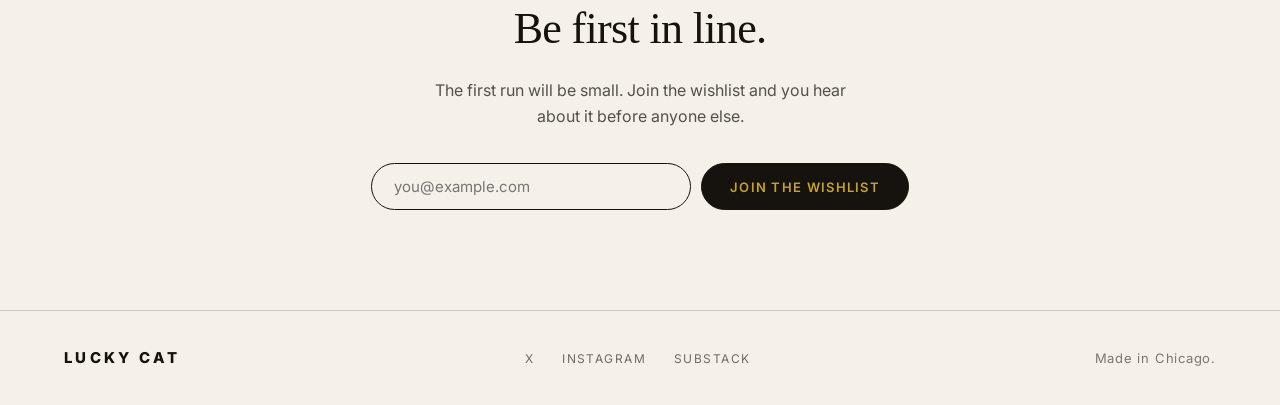
<file: gold/index.html>
<!DOCTYPE html>
<html lang="en">
<head>
<meta charset="UTF-8">
<meta name="viewport" content="width=device-width, initial-scale=1.0">
<title>Lucky Cat - The voice assistant that brings you luck</title>
<meta name="description" content="Lucky Cat is a voice assistant inside a maneki-neko. Pi 5 prototype with a working cloud voice loop; local wake word and brain are in development. Join the wishlist.">
<meta name="theme-color" content="#C9A227">
<link rel="icon" type="image/png" href="assets/favicon.png">
<link rel="apple-touch-icon" href="assets/apple-touch-icon.png">
<meta property="og:type" content="website">
<meta property="og:title" content="Lucky Cat - The voice assistant that brings you luck">
<meta property="og:description" content="An ambient computer inside a maneki-neko. Pi 5 prototype with a working cloud voice loop; local wake word and brain are in development. Join the wishlist.">
<meta property="og:url" content="https://jacobegarcia.github.io/luckycat/gold/">
<meta property="og:image" content="https://jacobegarcia.github.io/luckycat/gold/assets/og-image.png">
<meta name="twitter:card" content="summary_large_image">
<meta name="twitter:site" content="@luckycatrobot">
<link rel="preconnect" href="https://fonts.googleapis.com">
<link rel="preconnect" href="https://fonts.gstatic.com" crossorigin>
<link href="https://fonts.googleapis.com/css2?family=Inter:wght@400;500;600;800&display=swap" rel="stylesheet">
<link rel="stylesheet" href="styles.css">
</head>
<body>

<header class="site-header">
  <div class="wordmark">LUCKY&nbsp;CAT</div>
  <nav>
    <a href="#why">Why a cat</a>
    <a href="#inside">Inside</a>
    <a href="#wishlist">Wishlist</a>
  </nav>
</header>

<main>

  <section class="hero">
    <div class="hero-inner">
      <div class="hero-card">
        <img src="assets/mark-v3.png" alt="Lucky Cat mark - a flat single-ink maneki-neko">
      </div>
      <h1>The voice assistant<br>that brings you luck.</h1>
      <p class="lede">Lucky Cat is an ambient computer inside a maneki-neko. It sits on your shelf,
      listens when you call it, uses a working Gemini voice loop, and looks like it was always meant to be there.</p>
      <a class="btn" href="#wishlist">Join the wishlist</a>
      <p class="hero-meta">First run in the workshop &middot; Chicago</p>
    </div>
  </section>

  <section id="why" class="chapter">
    <p class="chapter-no">01</p>
    <h2>Not another black cylinder.</h2>
    <div class="chapter-body">
      <p>Every smart speaker looks the same: a plastic puck, a fabric cylinder, a little computer
      apologizing for existing. People have kept maneki-neko on their shelves for centuries - in
      shops, in kitchens, by front doors - because a lucky cat is a charm, not an appliance.</p>
      <p>So that is where the computer goes. Lucky Cat is a voice assistant you would keep on the
      shelf even if it never said a word.</p>
    </div>
  </section>

  <section id="inside" class="chapter">
    <p class="chapter-no">02</p>
    <h2>Its own brain, in your house.</h2>
    <div class="chapter-body">
      <p>The first prototype runs on a Raspberry Pi 5 with a working Gemini voice loop. Local wake word, speech, and the fine-tuned Qwen model are the target stack and are still in development.</p>
      <figure class="concept">
        <img src="assets/render-front.png" alt="Concept render of the first Lucky Cat - white ceramic maneki-neko with raised paw, red collar, gold koban coin">
        <figcaption>Concept render - the first Lucky Cat.</figcaption>
      </figure>
      <ul class="spec-list">
        <li><span>Wake word</span><span>Push-to-talk now; local wake word next</span></li>
        <li><span>Brain</span><span>Gemini now; fine-tuned local model in testing</span></li>
        <li><span>Voice</span><span>Working speaker loop; local TTS planned</span></li>
        <li><span>Body</span><span>Ceramic cat, electronics in the base</span></li>
        <li><span>Software</span><span>Open stack, built in public</span></li>
      </ul>
    </div>
  </section>

  <section class="chapter">
    <p class="chapter-no">03</p>
    <h2>Built in public.</h2>
    <div class="chapter-body">
      <p>Every step of the first Lucky Cat - the parts list, the fine-tune runs, the shell, the
      mistakes - goes up as it happens.</p>
      <div class="social-row">
        <a href="https://luckycatrobot.substack.com">Substack</a>
        <a href="https://x.com/luckycatrobot">X</a>
        <a href="https://www.instagram.com/luckycatrobot/">Instagram</a>
      </div>
    </div>
  </section>

  <section class="strip strip-dark" aria-hidden="true">
    <img src="assets/banner-dark.png" alt="">
  </section>

  <section id="wishlist" class="wishlist">
    <h2>Be first in line.</h2>
    <p>The first run will be small. Join the wishlist and you hear about it before anyone else.</p>
    <form id="wishlist-form" novalidate>
      <input type="email" name="email" placeholder="you@example.com" autocomplete="email" required>
      <button type="submit">Join the wishlist</button>
    </form>
    <p id="wishlist-done" class="wishlist-done" hidden>You're on the list. The cat will call for you.</p>
  </section>

</main>

<footer>
  <div class="wordmark">LUCKY&nbsp;CAT</div>
  <nav class="footer-nav">
    <a href="https://x.com/luckycatrobot">X</a>
    <a href="https://www.instagram.com/luckycatrobot/">Instagram</a>
    <a href="https://luckycatrobot.substack.com">Substack</a>
  </nav>
  <p>Made in Chicago.</p>
</footer>

<script>
var FORMSPREE_ENDPOINT = "https://formspree.io/f/mljevqee";
document.getElementById('wishlist-form').addEventListener('submit', function (e) {
  e.preventDefault();
  var form = this;
  var input = form.querySelector('input[type=email]');
  var btn = form.querySelector('button[type=submit]');
  var email = (input.value || '').trim();
  if (!email || email.indexOf('@') < 1 || email.indexOf('.') < 0) { input.focus(); return; }
  btn.disabled = true; btn.textContent = 'Joining...';
  fetch(FORMSPREE_ENDPOINT, {
    method: 'POST',
    headers: { 'Accept': 'application/json', 'Content-Type': 'application/json' },
    body: JSON.stringify({ email: email, _subject: "Lucky Cat wishlist signup (gold variant)", _gotcha: "" })
  }).then(function (res) {
    if (res.ok) {
      form.hidden = true;
      document.getElementById('wishlist-done').hidden = false;
    } else {
      btn.disabled = false; btn.textContent = 'Try again';
    }
  }).catch(function () {
    btn.disabled = false; btn.textContent = 'Try again';
  });
});
</script>

</body>
</html>
</file>
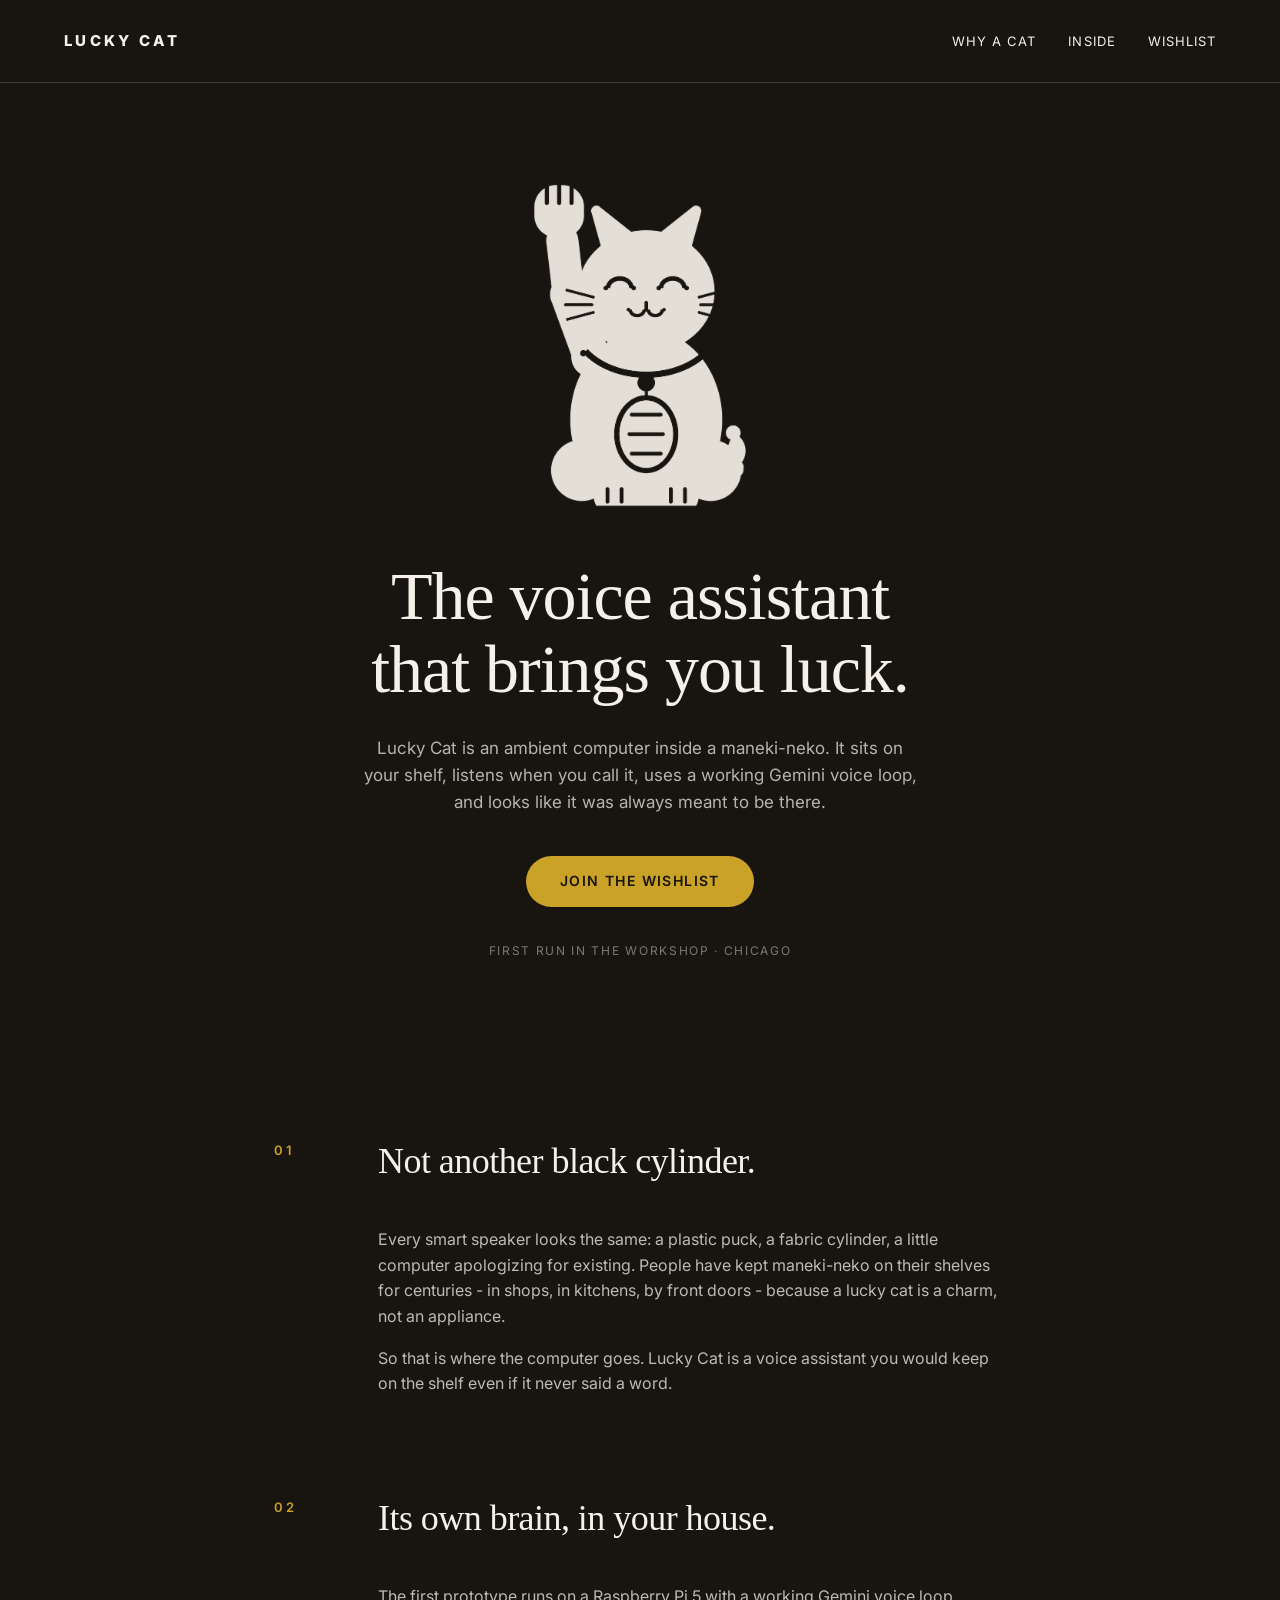
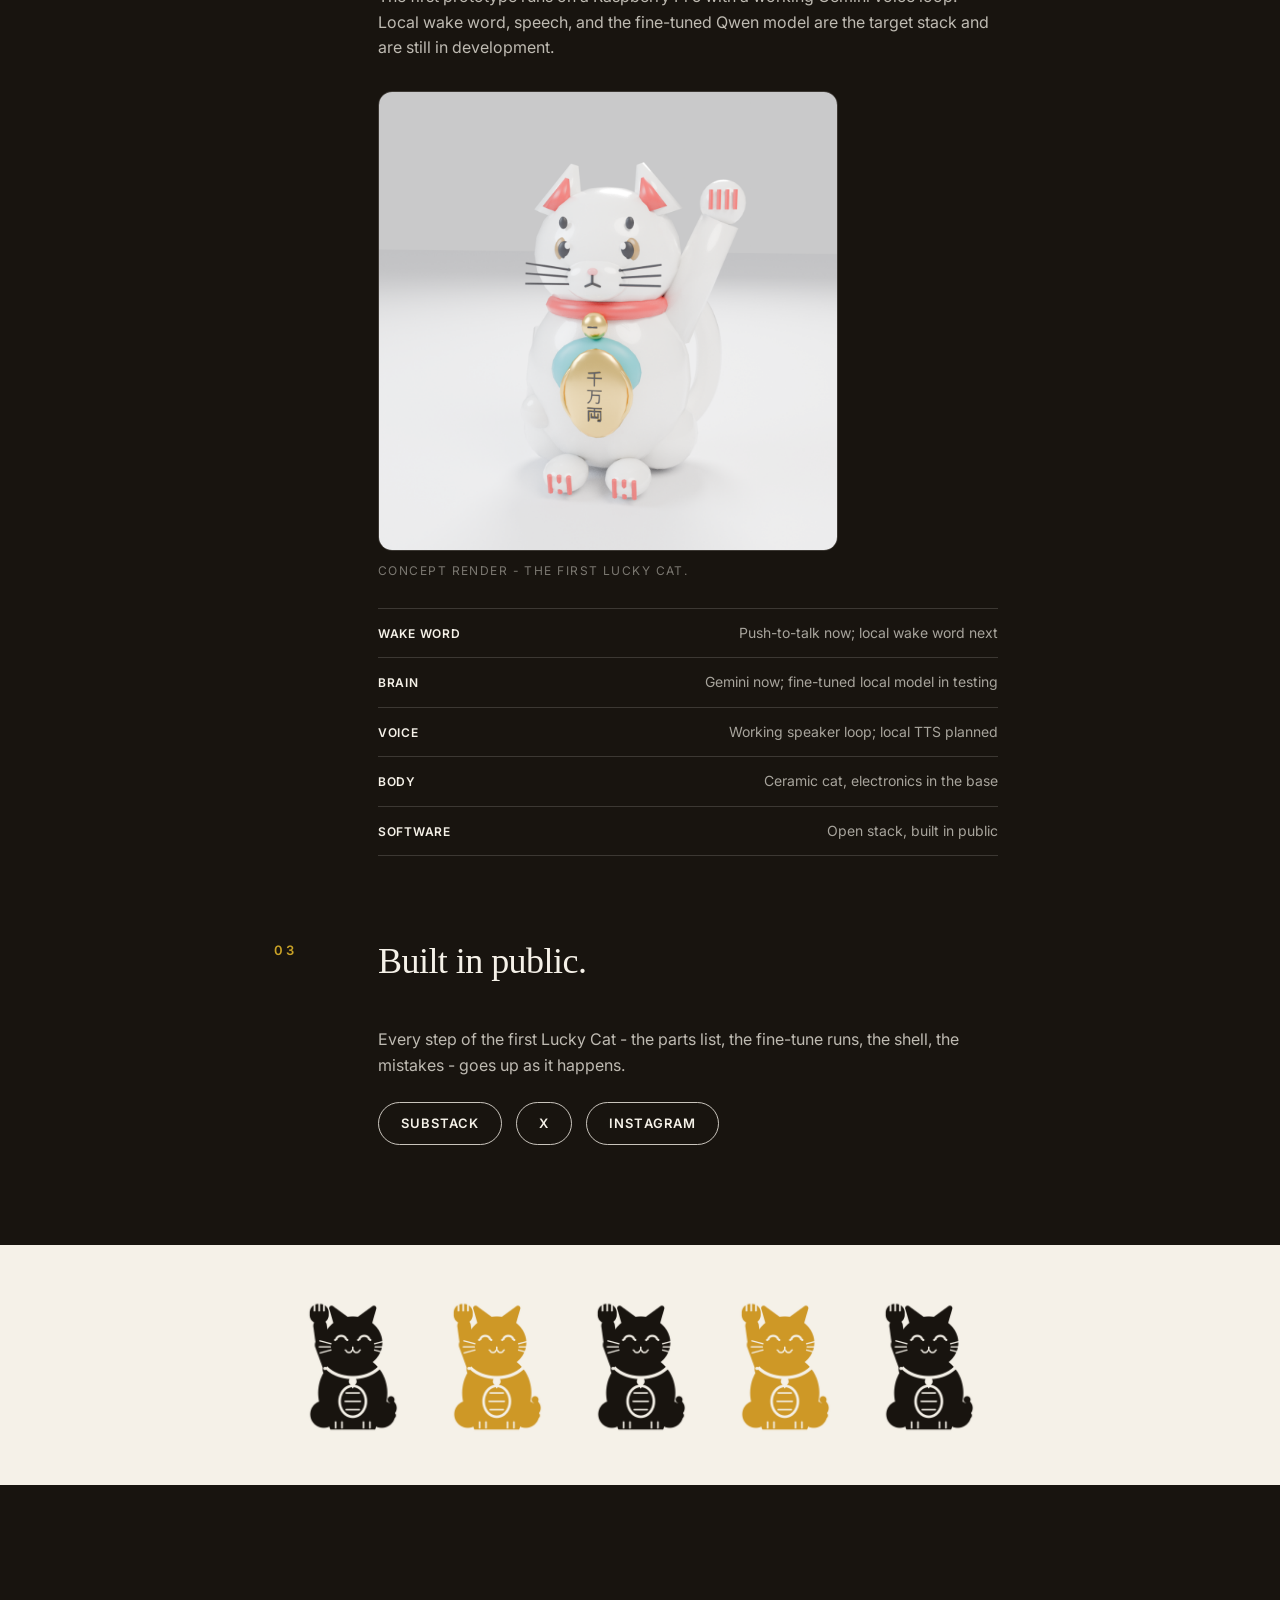
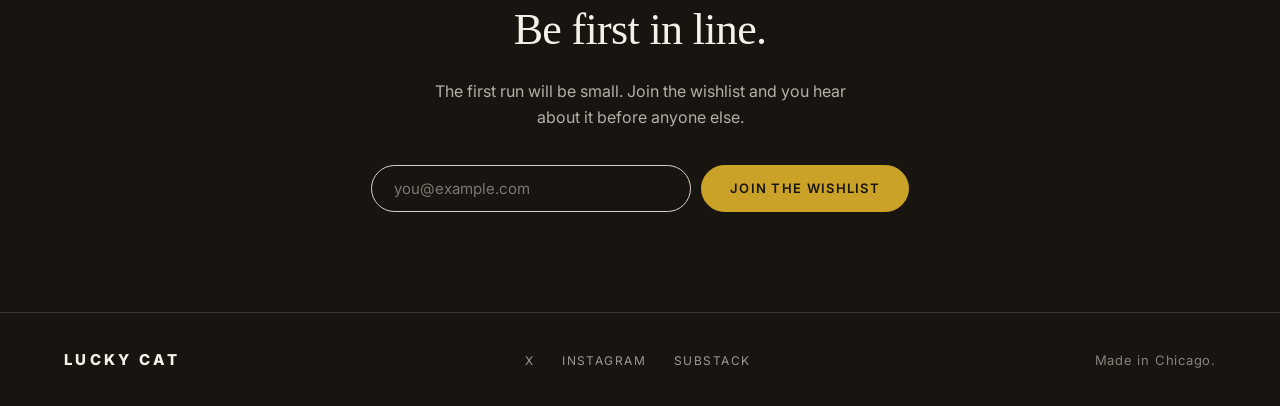
<file: ink/index.html>
<!DOCTYPE html>
<html lang="en">
<head>
<meta charset="UTF-8">
<meta name="viewport" content="width=device-width, initial-scale=1.0">
<title>Lucky Cat - The voice assistant that brings you luck</title>
<meta name="description" content="Lucky Cat is a voice assistant inside a maneki-neko. Pi 5 prototype with a working cloud voice loop; local wake word and brain are in development. Join the wishlist.">
<meta name="theme-color" content="#18140F">
<link rel="icon" type="image/png" href="assets/favicon.png">
<link rel="apple-touch-icon" href="assets/apple-touch-icon.png">
<meta property="og:type" content="website">
<meta property="og:title" content="Lucky Cat - The voice assistant that brings you luck">
<meta property="og:description" content="An ambient computer inside a maneki-neko. Pi 5 prototype with a working cloud voice loop; local wake word and brain are in development. Join the wishlist.">
<meta property="og:url" content="https://jacobegarcia.github.io/luckycat/ink/">
<meta property="og:image" content="https://jacobegarcia.github.io/luckycat/ink/assets/og-image.png">
<meta name="twitter:card" content="summary_large_image">
<meta name="twitter:site" content="@luckycatrobot">
<link rel="preconnect" href="https://fonts.googleapis.com">
<link rel="preconnect" href="https://fonts.gstatic.com" crossorigin>
<link href="https://fonts.googleapis.com/css2?family=Inter:wght@400;500;600;800&display=swap" rel="stylesheet">
<link rel="stylesheet" href="styles.css">
</head>
<body>

<header class="site-header">
  <div class="wordmark">LUCKY&nbsp;CAT</div>
  <nav>
    <a href="#why">Why a cat</a>
    <a href="#inside">Inside</a>
    <a href="#wishlist">Wishlist</a>
  </nav>
</header>

<main>

  <section class="hero">
    <img class="hero-cat" src="assets/cat-white-darkbg.png" alt="Lucky Cat mark - a maneki-neko in warm white on black">
    <h1>The voice assistant<br>that brings you luck.</h1>
    <p class="lede">Lucky Cat is an ambient computer inside a maneki-neko. It sits on your shelf,
    listens when you call it, uses a working Gemini voice loop, and looks like it was always meant to be there.</p>
    <a class="btn" href="#wishlist">Join the wishlist</a>
    <p class="hero-meta">First run in the workshop &middot; Chicago</p>
  </section>

  <section id="why" class="chapter">
    <p class="chapter-no">01</p>
    <h2>Not another black cylinder.</h2>
    <div class="chapter-body">
      <p>Every smart speaker looks the same: a plastic puck, a fabric cylinder, a little computer
      apologizing for existing. People have kept maneki-neko on their shelves for centuries - in
      shops, in kitchens, by front doors - because a lucky cat is a charm, not an appliance.</p>
      <p>So that is where the computer goes. Lucky Cat is a voice assistant you would keep on the
      shelf even if it never said a word.</p>
    </div>
  </section>

  <section id="inside" class="chapter">
    <p class="chapter-no">02</p>
    <h2>Its own brain, in your house.</h2>
    <div class="chapter-body">
      <p>The first prototype runs on a Raspberry Pi 5 with a working Gemini voice loop. Local wake word, speech, and the fine-tuned Qwen model are the target stack and are still in development.</p>
      <figure class="concept">
        <img src="assets/render-front.png" alt="Concept render of the first Lucky Cat - white ceramic maneki-neko with raised paw, red collar, gold koban coin">
        <figcaption>Concept render - the first Lucky Cat.</figcaption>
      </figure>
      <ul class="spec-list">
        <li><span>Wake word</span><span>Push-to-talk now; local wake word next</span></li>
        <li><span>Brain</span><span>Gemini now; fine-tuned local model in testing</span></li>
        <li><span>Voice</span><span>Working speaker loop; local TTS planned</span></li>
        <li><span>Body</span><span>Ceramic cat, electronics in the base</span></li>
        <li><span>Software</span><span>Open stack, built in public</span></li>
      </ul>
    </div>
  </section>

  <section class="chapter">
    <p class="chapter-no">03</p>
    <h2>Built in public.</h2>
    <div class="chapter-body">
      <p>Every step of the first Lucky Cat - the parts list, the fine-tune runs, the shell, the
      mistakes - goes up as it happens.</p>
      <div class="social-row">
        <a href="https://luckycatrobot.substack.com">Substack</a>
        <a href="https://x.com/luckycatrobot">X</a>
        <a href="https://www.instagram.com/luckycatrobot/">Instagram</a>
      </div>
    </div>
  </section>

  <section class="strip strip-light" aria-hidden="true">
    <img src="assets/banner-light.png" alt="">
  </section>

  <section id="wishlist" class="wishlist">
    <h2>Be first in line.</h2>
    <p>The first run will be small. Join the wishlist and you hear about it before anyone else.</p>
    <form id="wishlist-form" novalidate>
      <input type="email" name="email" placeholder="you@example.com" autocomplete="email" required>
      <button type="submit">Join the wishlist</button>
    </form>
    <p id="wishlist-done" class="wishlist-done" hidden>You're on the list. The cat will call for you.</p>
  </section>

</main>

<footer>
  <div class="wordmark">LUCKY&nbsp;CAT</div>
  <nav class="footer-nav">
    <a href="https://x.com/luckycatrobot">X</a>
    <a href="https://www.instagram.com/luckycatrobot/">Instagram</a>
    <a href="https://luckycatrobot.substack.com">Substack</a>
  </nav>
  <p>Made in Chicago.</p>
</footer>

<script>
var FORMSPREE_ENDPOINT = "https://formspree.io/f/mljevqee";
document.getElementById('wishlist-form').addEventListener('submit', function (e) {
  e.preventDefault();
  var form = this;
  var input = form.querySelector('input[type=email]');
  var btn = form.querySelector('button[type=submit]');
  var email = (input.value || '').trim();
  if (!email || email.indexOf('@') < 1 || email.indexOf('.') < 0) { input.focus(); return; }
  btn.disabled = true; btn.textContent = 'Joining...';
  fetch(FORMSPREE_ENDPOINT, {
    method: 'POST',
    headers: { 'Accept': 'application/json', 'Content-Type': 'application/json' },
    body: JSON.stringify({ email: email, _subject: "Lucky Cat wishlist signup (ink variant)", _gotcha: "" })
  }).then(function (res) {
    if (res.ok) {
      form.hidden = true;
      document.getElementById('wishlist-done').hidden = false;
    } else {
      btn.disabled = false; btn.textContent = 'Try again';
    }
  }).catch(function () {
    btn.disabled = false; btn.textContent = 'Try again';
  });
});
</script>

</body>
</html>
</file>
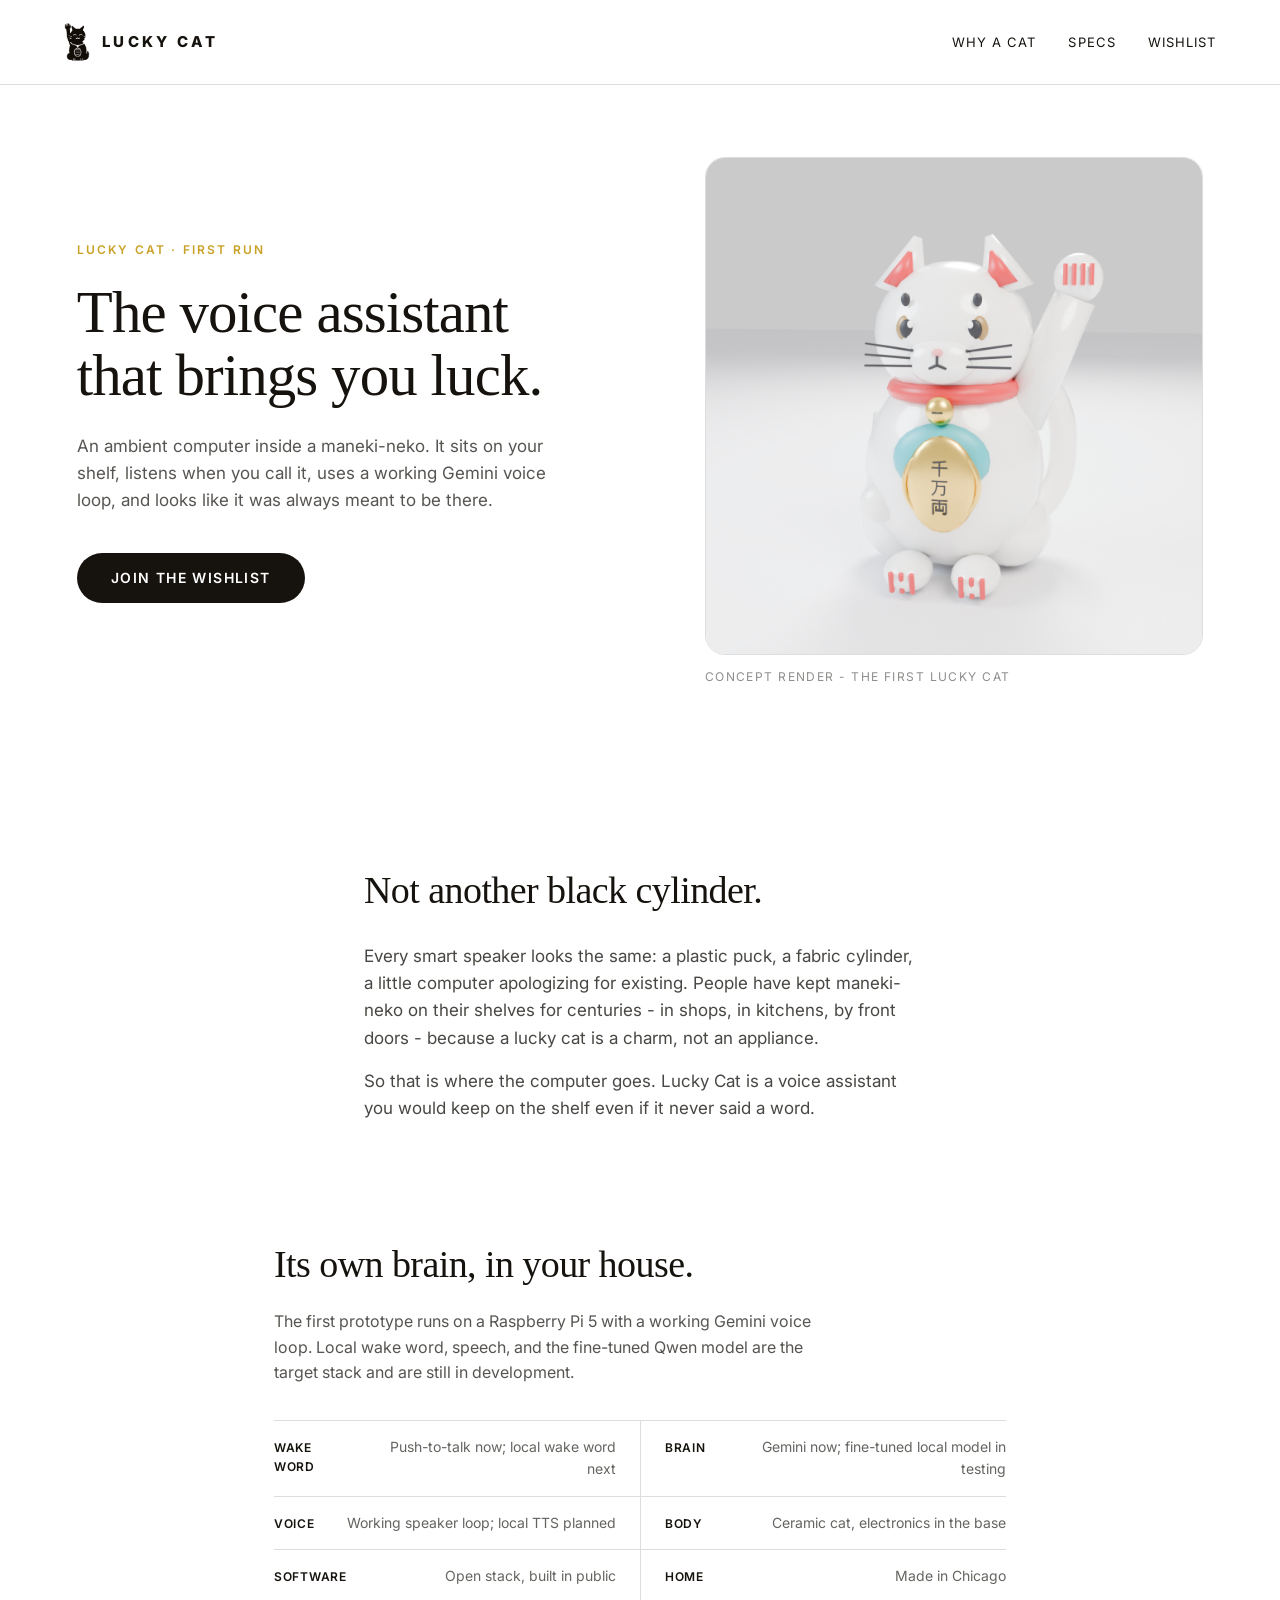
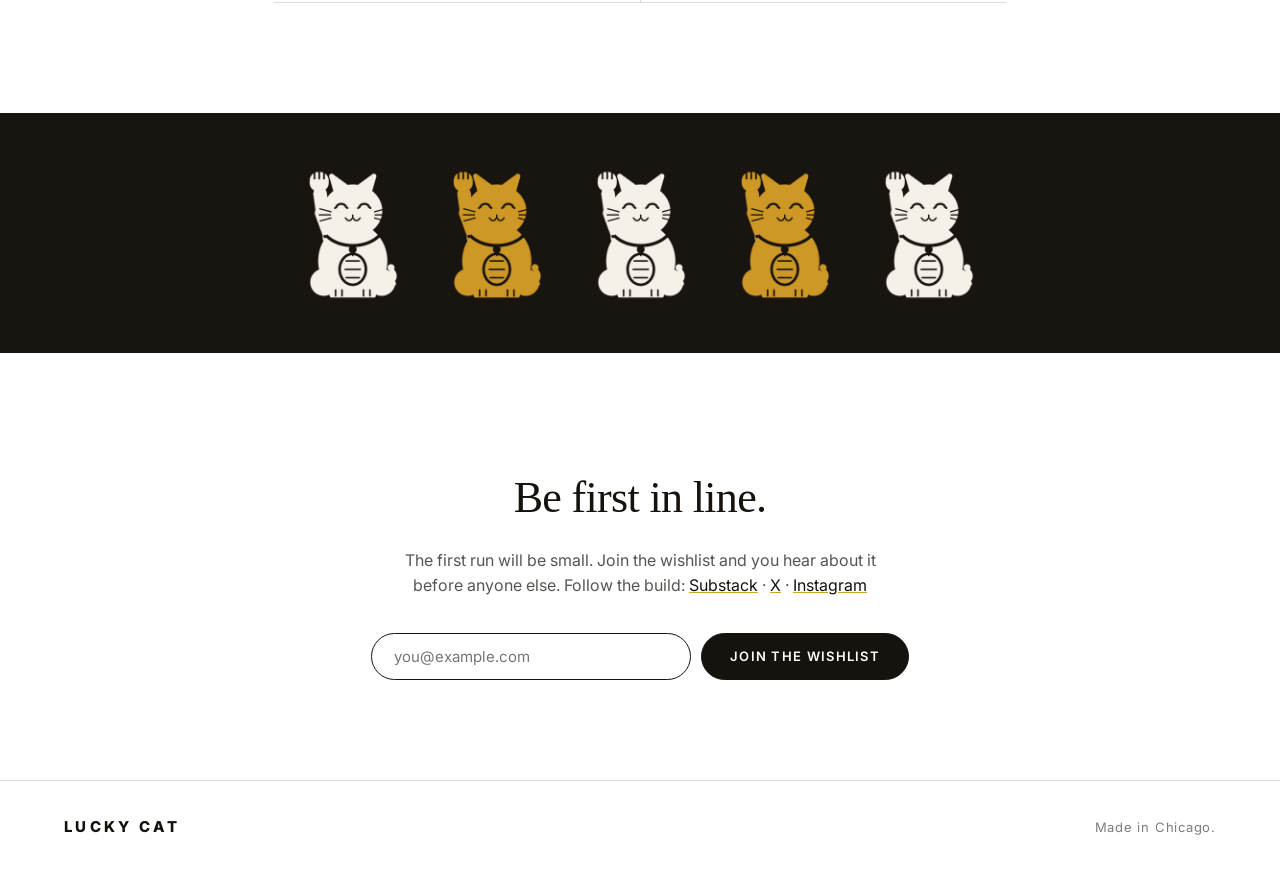
<file: studio/index.html>
<!DOCTYPE html>
<html lang="en">
<head>
<meta charset="UTF-8">
<meta name="viewport" content="width=device-width, initial-scale=1.0">
<title>Lucky Cat - The voice assistant that brings you luck</title>
<meta name="description" content="Lucky Cat is a voice assistant inside a maneki-neko. Pi 5 prototype with a working cloud voice loop; local wake word and brain are in development. Join the wishlist.">
<meta name="theme-color" content="#FFFFFF">
<link rel="icon" type="image/png" href="assets/favicon.png">
<link rel="apple-touch-icon" href="assets/apple-touch-icon.png">
<meta property="og:type" content="website">
<meta property="og:title" content="Lucky Cat - The voice assistant that brings you luck">
<meta property="og:description" content="An ambient computer inside a maneki-neko. Pi 5 prototype with a working cloud voice loop; local wake word and brain are in development. Join the wishlist.">
<meta property="og:url" content="https://jacobegarcia.github.io/luckycat/studio/">
<meta property="og:image" content="https://jacobegarcia.github.io/luckycat/studio/assets/og-image.png">
<meta name="twitter:card" content="summary_large_image">
<meta name="twitter:site" content="@luckycatrobot">
<link rel="preconnect" href="https://fonts.googleapis.com">
<link rel="preconnect" href="https://fonts.gstatic.com" crossorigin>
<link href="https://fonts.googleapis.com/css2?family=Inter:wght@400;500;600;800&display=swap" rel="stylesheet">
<link rel="stylesheet" href="styles.css">
</head>
<body>

<header class="site-header">
  <div class="brand">
    <img src="assets/mark-v3-white.png" alt="" class="brand-mark">
    <div class="wordmark">LUCKY&nbsp;CAT</div>
  </div>
  <nav>
    <a href="#story">Why a cat</a>
    <a href="#specs">Specs</a>
    <a href="#wishlist">Wishlist</a>
  </nav>
</header>

<main>

  <section class="hero">
    <div class="hero-text">
      <p class="eyebrow">Lucky Cat &middot; First run</p>
      <h1>The voice assistant that brings you luck.</h1>
      <p class="lede">An ambient computer inside a maneki-neko. It sits on your shelf, listens
      when you call it, uses a working Gemini voice loop, and looks like it was always meant to be there.</p>
      <a class="btn" href="#wishlist">Join the wishlist</a>
    </div>
    <figure class="hero-figure">
      <img src="assets/render-front.png" alt="Concept render of the first Lucky Cat - white ceramic maneki-neko with raised paw, red collar, gold koban coin">
      <figcaption>Concept render - the first Lucky Cat</figcaption>
    </figure>
  </section>

  <section id="story" class="story">
    <h2>Not another black cylinder.</h2>
    <p>Every smart speaker looks the same: a plastic puck, a fabric cylinder, a little computer
    apologizing for existing. People have kept maneki-neko on their shelves for centuries - in
    shops, in kitchens, by front doors - because a lucky cat is a charm, not an appliance.</p>
    <p>So that is where the computer goes. Lucky Cat is a voice assistant you would keep on the
    shelf even if it never said a word.</p>
  </section>

  <section id="specs" class="specs">
    <h2>Its own brain, in your house.</h2>
    <p class="specs-lede">The first prototype runs on a Raspberry Pi 5 with a working Gemini voice loop. Local wake word, speech, and the fine-tuned Qwen model are the target stack and are still in development.</p>
    <ul class="spec-grid">
      <li><span>Wake word</span><span>Push-to-talk now; local wake word next</span></li>
      <li><span>Brain</span><span>Gemini now; fine-tuned local model in testing</span></li>
      <li><span>Voice</span><span>Working speaker loop; local TTS planned</span></li>
      <li><span>Body</span><span>Ceramic cat, electronics in the base</span></li>
      <li><span>Software</span><span>Open stack, built in public</span></li>
      <li><span>Home</span><span>Made in Chicago</span></li>
    </ul>
  </section>

  <section class="strip strip-dark" aria-hidden="true">
    <img src="assets/banner-dark.png" alt="">
  </section>

  <section id="wishlist" class="wishlist">
    <h2>Be first in line.</h2>
    <p>The first run will be small. Join the wishlist and you hear about it before anyone else.
    Follow the build: <a href="https://luckycatrobot.substack.com">Substack</a> &middot;
    <a href="https://x.com/luckycatrobot">X</a> &middot;
    <a href="https://www.instagram.com/luckycatrobot/">Instagram</a></p>
    <form id="wishlist-form" novalidate>
      <input type="email" name="email" placeholder="you@example.com" autocomplete="email" required>
      <button type="submit">Join the wishlist</button>
    </form>
    <p id="wishlist-done" class="wishlist-done" hidden>You're on the list. The cat will call for you.</p>
  </section>

</main>

<footer>
  <div class="wordmark">LUCKY&nbsp;CAT</div>
  <p>Made in Chicago.</p>
</footer>

<script>
var FORMSPREE_ENDPOINT = "https://formspree.io/f/mljevqee";
document.getElementById('wishlist-form').addEventListener('submit', function (e) {
  e.preventDefault();
  var form = this;
  var input = form.querySelector('input[type=email]');
  var btn = form.querySelector('button[type=submit]');
  var email = (input.value || '').trim();
  if (!email || email.indexOf('@') < 1 || email.indexOf('.') < 0) { input.focus(); return; }
  btn.disabled = true; btn.textContent = 'Joining...';
  fetch(FORMSPREE_ENDPOINT, {
    method: 'POST',
    headers: { 'Accept': 'application/json', 'Content-Type': 'application/json' },
    body: JSON.stringify({ email: email, _subject: "Lucky Cat wishlist signup (studio variant)", _gotcha: "" })
  }).then(function (res) {
    if (res.ok) {
      form.hidden = true;
      document.getElementById('wishlist-done').hidden = false;
    } else {
      btn.disabled = false; btn.textContent = 'Try again';
    }
  }).catch(function () {
    btn.disabled = false; btn.textContent = 'Try again';
  });
});
</script>

</body>
</html>
</file>
<file: styles.css>
:root {
  --paper: #F5F1E8;
  --paper-warm: #EFE9DB;
  --ink: #16130E;
  --ink-soft: #4A4438;
  --gold: #C9A227;
  --gold-deep: #A8861B;
  --lacquer: #A6321F;
  --line: rgba(22, 19, 14, 0.14);
  --max: 1180px;
}

* { margin: 0; padding: 0; box-sizing: border-box; }

html { scroll-behavior: smooth; }

body {
  background: var(--paper);
  color: var(--ink);
  font-family: 'Inter', -apple-system, sans-serif;
  font-size: 17px;
  line-height: 1.6;
  -webkit-font-smoothing: antialiased;
}

img { max-width: 100%; display: block; }

/* Header */
.site-header {
  position: sticky;
  top: 0;
  z-index: 50;
  display: flex;
  justify-content: space-between;
  align-items: center;
  padding: 18px 40px;
  background: rgba(245, 241, 232, 0.88);
  backdrop-filter: blur(12px);
  -webkit-backdrop-filter: blur(12px);
  border-bottom: 1px solid var(--line);
}

.brand {
  display: flex;
  align-items: center;
  gap: 12px;
  text-decoration: none;
  color: var(--ink);
}

.brand-mark { width: 34px; height: 34px; object-fit: contain; }

.wordmark {
  font-weight: 800;
  font-size: 15px;
  letter-spacing: 0.28em;
}

.site-header nav { display: flex; align-items: center; gap: 30px; }

.site-header nav a {
  color: var(--ink-soft);
  text-decoration: none;
  font-size: 14px;
  font-weight: 500;
  letter-spacing: 0.02em;
  transition: color 0.2s;
}

.site-header nav a:hover { color: var(--ink); }

.site-header nav a.nav-cta {
  color: var(--ink);
  border: 1px solid var(--ink);
  padding: 8px 18px;
  border-radius: 999px;
  font-weight: 600;
  transition: background 0.2s, color 0.2s;
}

.site-header nav a.nav-cta:hover { background: var(--ink); color: var(--paper); }

/* Hero */
.hero {
  max-width: var(--max);
  margin: 0 auto;
  padding: 96px 40px 80px;
  display: grid;
  grid-template-columns: 1.2fr 1fr;
  gap: 60px;
  align-items: center;
}

.eyebrow {
  font-size: 13px;
  font-weight: 600;
  letter-spacing: 0.22em;
  text-transform: uppercase;
  color: var(--gold-deep);
  margin-bottom: 26px;
}

.hero h1 {
  font-size: clamp(44px, 5.6vw, 76px);
  font-weight: 800;
  letter-spacing: -0.035em;
  line-height: 1.02;
  margin-bottom: 28px;
}

.lede {
  font-size: 19px;
  line-height: 1.65;
  color: var(--ink-soft);
  max-width: 480px;
  margin-bottom: 38px;
}

.hero-actions { display: flex; gap: 14px; flex-wrap: wrap; margin-bottom: 30px; }

.btn {
  display: inline-block;
  background: var(--ink);
  color: var(--paper);
  font-family: inherit;
  font-size: 15px;
  font-weight: 600;
  letter-spacing: 0.01em;
  text-decoration: none;
  padding: 15px 32px;
  border: 1px solid var(--ink);
  border-radius: 999px;
  cursor: pointer;
  transition: background 0.2s, color 0.2s, transform 0.15s;
}

.btn:hover { background: var(--gold); border-color: var(--gold); color: var(--ink); }

.btn-ghost { background: transparent; color: var(--ink); }
.btn-ghost:hover { background: var(--ink); border-color: var(--ink); color: var(--paper); }

.btn-small { padding: 12px 26px; font-size: 14px; margin-top: 8px; }

.hero-meta {
  font-size: 13px;
  color: var(--ink-soft);
  letter-spacing: 0.04em;
}

.hero-art img { width: 100%; max-width: 440px; margin-left: auto; }

/* Strips */
.strip { border-top: 1px solid var(--line); border-bottom: 1px solid var(--line); }
.strip img { width: 100%; height: auto; display: block; }
.strip-dark { border: none; background: var(--ink); }

/* Sections */
.section {
  max-width: var(--max);
  margin: 0 auto;
  padding: 110px 40px;
}

.section-no {
  font-size: 13px;
  font-weight: 600;
  letter-spacing: 0.3em;
  color: var(--gold-deep);
  margin-bottom: 18px;
}

.section-title {
  font-size: clamp(34px, 4vw, 52px);
  font-weight: 800;
  letter-spacing: -0.03em;
  line-height: 1.05;
  margin-bottom: 22px;
}

.section-lede {
  font-size: 18px;
  color: var(--ink-soft);
  max-width: 560px;
  margin-bottom: 70px;
}

/* Products */
.product {
  display: grid;
  grid-template-columns: 1.1fr 1fr;
  gap: 64px;
  align-items: center;
  padding: 64px 0;
  border-top: 1px solid var(--line);
}

.product-flip .product-info { order: 2; }
.product-flip .product-art { order: 1; }

.product-head {
  display: flex;
  align-items: center;
  gap: 14px;
  margin-bottom: 18px;
}

.product-no {
  font-size: 13px;
  font-weight: 700;
  letter-spacing: 0.2em;
  color: var(--ink-soft);
}

.chip {
  font-size: 12px;
  font-weight: 600;
  letter-spacing: 0.08em;
  text-transform: uppercase;
  padding: 5px 13px;
  border-radius: 999px;
  border: 1px solid var(--line);
  color: var(--ink-soft);
}

.chip-live {
  background: var(--gold);
  border-color: var(--gold);
  color: var(--ink);
}

.product h3 {
  font-size: 34px;
  font-weight: 800;
  letter-spacing: -0.025em;
  margin-bottom: 6px;
}

.product-tag {
  font-size: 15px;
  font-weight: 600;
  color: var(--gold-deep);
  margin-bottom: 18px;
}

.product-info > p:not(.product-tag) {
  color: var(--ink-soft);
  margin-bottom: 26px;
  max-width: 480px;
}

.spec-list {
  list-style: none;
  border-top: 1px solid var(--line);
  margin-bottom: 26px;
  max-width: 480px;
}

.spec-list li {
  display: flex;
  justify-content: space-between;
  gap: 20px;
  padding: 11px 0;
  border-bottom: 1px solid var(--line);
  font-size: 14.5px;
}

.spec-list li span:first-child {
  font-weight: 600;
  color: var(--ink);
  flex-shrink: 0;
}

.spec-list li span:last-child {
  color: var(--ink-soft);
  text-align: right;
}

.spec-wide { max-width: 720px; margin-top: 34px; }

.product-art img {
  width: 100%;
  border-radius: 4px;
}

.product-art figcaption {
  font-size: 13px;
  color: var(--ink-soft);
  margin-top: 12px;
  letter-spacing: 0.02em;
}

.product-art-genie {
  background: var(--ink);
  padding: 72px 40px 40px;
  border-radius: 4px;
  text-align: center;
}

.genie-big {
  font-size: clamp(40px, 4.6vw, 62px);
  font-weight: 800;
  letter-spacing: -0.03em;
  line-height: 1.04;
  color: var(--gold);
  margin-bottom: 18px;
}

.genie-small {
  font-size: 14px;
  letter-spacing: 0.06em;
  color: rgba(245, 241, 232, 0.5);
  margin-bottom: 34px;
}

.product-art-genie figcaption {
  color: rgba(245, 241, 232, 0.55);
}

.product-art-pin img { max-width: 320px; margin: 0 auto; }
.product-art-pin figcaption { text-align: center; }

/* Story + inside */
.section-story, .section-inside { border-top: 1px solid var(--line); }

.story-body { max-width: 640px; }

.story-body p {
  font-size: 18px;
  color: var(--ink-soft);
  margin-bottom: 20px;
}

/* Socials */
.section-public { border-top: 1px solid var(--line); }

.social-row { display: flex; gap: 14px; margin-top: 28px; flex-wrap: wrap; }

.social-row a {
  color: var(--ink);
  text-decoration: none;
  font-size: 14px;
  font-weight: 600;
  border: 1px solid var(--ink);
  padding: 11px 26px;
  border-radius: 999px;
  transition: background 0.2s, color 0.2s;
}

.social-row a:hover { background: var(--ink); color: var(--paper); }

/* Wishlist */
.wishlist {
  background: var(--ink);
  color: var(--paper);
  padding: 110px 40px;
  text-align: center;
}

.wishlist .section-no { color: var(--gold); }

.wishlist h2 {
  font-size: clamp(36px, 4.4vw, 56px);
  font-weight: 800;
  letter-spacing: -0.03em;
  margin-bottom: 18px;
}

.wishlist-lede {
  color: rgba(245, 241, 232, 0.65);
  font-size: 17px;
  max-width: 460px;
  margin: 0 auto 42px;
}

#wishlist-form { max-width: 560px; margin: 0 auto; }

.interest-row {
  display: flex;
  justify-content: center;
  gap: 28px;
  margin-bottom: 26px;
  flex-wrap: wrap;
}

.interest-row label {
  display: flex;
  align-items: center;
  gap: 9px;
  font-size: 14.5px;
  font-weight: 500;
  color: rgba(245, 241, 232, 0.85);
  cursor: pointer;
}

.interest-row input[type=checkbox] {
  appearance: none;
  -webkit-appearance: none;
  width: 18px;
  height: 18px;
  border: 1.5px solid rgba(245, 241, 232, 0.45);
  border-radius: 4px;
  cursor: pointer;
  position: relative;
  flex-shrink: 0;
  transition: background 0.15s, border-color 0.15s;
}

.interest-row input[type=checkbox]:checked {
  background: var(--gold);
  border-color: var(--gold);
}

.interest-row input[type=checkbox]:checked::after {
  content: '';
  position: absolute;
  left: 5px;
  top: 1.5px;
  width: 4px;
  height: 9px;
  border: solid var(--ink);
  border-width: 0 2px 2px 0;
  transform: rotate(45deg);
}

.email-row { display: flex; gap: 10px; }

.email-row input {
  flex: 1;
  background: rgba(245, 241, 232, 0.08);
  border: 1px solid rgba(245, 241, 232, 0.25);
  border-radius: 999px;
  padding: 15px 26px;
  font-family: inherit;
  font-size: 15px;
  color: var(--paper);
  outline: none;
  transition: border-color 0.2s;
}

.email-row input::placeholder { color: rgba(245, 241, 232, 0.4); }
.email-row input:focus { border-color: var(--gold); }

.email-row button {
  background: var(--gold);
  color: var(--ink);
  font-family: inherit;
  font-size: 15px;
  font-weight: 700;
  border: none;
  border-radius: 999px;
  padding: 15px 32px;
  cursor: pointer;
  transition: background 0.2s;
  white-space: nowrap;
}

.email-row button:hover { background: var(--paper); }
.email-row button:disabled { opacity: 0.6; cursor: default; }

.wishlist-done {
  font-size: 19px;
  font-weight: 600;
  color: var(--gold);
  margin-top: 8px;
}

.wishlist-alt {
  margin-top: 26px;
  font-size: 13.5px;
  color: rgba(245, 241, 232, 0.45);
}

.wishlist-alt a { color: rgba(245, 241, 232, 0.7); }

/* Footer */
footer {
  background: var(--ink);
  color: var(--paper);
  border-top: 1px solid rgba(245, 241, 232, 0.12);
  padding: 44px 40px;
  display: flex;
  justify-content: space-between;
  align-items: center;
  flex-wrap: wrap;
  gap: 20px;
}

footer .brand { color: var(--paper); }
footer .brand-mark { filter: brightness(0) invert(0.96) sepia(0.15); }

.footer-nav { display: flex; gap: 26px; }

.footer-nav a {
  color: rgba(245, 241, 232, 0.6);
  text-decoration: none;
  font-size: 14px;
  font-weight: 500;
}

.footer-nav a:hover { color: var(--paper); }

footer p { font-size: 13.5px; color: rgba(245, 241, 232, 0.45); }

/* Mobile */
@media (max-width: 860px) {
  .site-header { padding: 14px 20px; }
  .site-header nav { gap: 18px; }
  .site-header nav a:not(.nav-cta) { display: none; }
  .hero {
    grid-template-columns: 1fr;
    padding: 60px 22px 56px;
    gap: 44px;
  }
  .hero-art img { margin: 0 auto; max-width: 320px; }
  .section { padding: 72px 22px; }
  .product {
    grid-template-columns: 1fr;
    gap: 36px;
    padding: 48px 0;
  }
  .product-flip .product-info { order: 1; }
  .product-flip .product-art { order: 2; }
  .wishlist { padding: 72px 22px; }
  .email-row { flex-direction: column; }
  .email-row button { width: 100%; }
  footer { padding: 36px 22px; justify-content: center; text-align: center; }
}

/* v3 - monument hero + motion */
@keyframes floaty { 0%,100% { transform: translateY(0); } 50% { transform: translateY(-14px); } }

.hero-monument {
  max-width: var(--max);
  padding: 72px 40px 90px;
  display: block;
  text-align: center;
}

.hero-monument .eyebrow { margin-bottom: 36px; }

.hero-monument .mark-wrap { position: relative; display: inline-block; }

.hero-monument .mark-wrap img {
  width: min(400px, 62vw);
  margin: 0;
  animation: floaty 6s ease-in-out infinite;
}

.hero-monument .mark-wrap:not(.has-3d)::after {
  content: '';
  position: absolute; left: 50%; bottom: -26px; transform: translateX(-50%);
  width: 56%; height: 14px; border-radius: 50%;
  background: radial-gradient(ellipse at center, rgba(22,19,14,0.18), transparent 70%);
}

.hero-monument h1 {
  font-size: clamp(46px, 6.4vw, 88px);
  letter-spacing: -0.038em;
  line-height: 1.0;
  margin: 48px 0 26px;
}

.hero-monument h1 em { font-style: normal; color: var(--gold-deep); }

.hero-monument .lede { margin: 0 auto 38px; }

.hero-monument .hero-actions { justify-content: center; }

.reveal { opacity: 0; transform: translateY(26px); transition: opacity 0.7s ease, transform 0.7s ease; }
.reveal.in { opacity: 1; transform: none; }

.product-art img { transition: transform 0.4s ease; }
.product-art:hover img { transform: scale(1.015); }
.product-art-genie:hover img { transform: none; }

@media (prefers-reduced-motion: reduce) {
  .reveal { opacity: 1; transform: none; transition: none; }
  .hero-monument .mark-wrap img { animation: none; }
}

@media (max-width: 860px) {
  .hero-monument { padding: 52px 22px 64px; }
  .hero-monument h1 { margin-top: 40px; }
}

/* v4 - dark theme (Jacob: "make the landing page darker") */
:root {
  --paper: #14110C;
  --paper-warm: #1B1712;
  --ink: #F5F1E8;
  --ink-soft: rgba(245, 241, 232, 0.62);
  --line: rgba(245, 241, 232, 0.14);
}

body { background: var(--paper); color: var(--ink); }

.site-header {
  background: rgba(20, 17, 12, 0.85);
  border-bottom-color: var(--line);
}

.site-header nav a.nav-cta:hover { background: var(--ink); color: var(--paper); }

.btn { background: var(--ink); color: var(--paper); border-color: var(--ink); }
.btn:hover { background: var(--gold); border-color: var(--gold); color: #14110C; }
.btn-ghost { background: transparent; color: var(--ink); border-color: rgba(245,241,232,0.4); }
.btn-ghost:hover { background: var(--ink); border-color: var(--ink); color: var(--paper); }

.hero-monument .mark-wrap:not(.has-3d)::after {
  background: radial-gradient(ellipse at center, rgba(0,0,0,0.55), transparent 70%);
}

.strip { border-color: var(--line); background: #0E0C08; }

.chip { border-color: rgba(245,241,232,0.25); }
.chip-live { background: var(--gold); border-color: var(--gold); color: #14110C; }

.product-art-genie { background: #0E0C08; border: 1px solid var(--line); }

.social-row a:hover { background: var(--ink); color: var(--paper); }

.wishlist {
  background: #0E0C08;
  border-top: 1px solid var(--line);
}

footer { background: #0E0C08; border-top-color: var(--line); }
footer .brand-mark { filter: none; }

/* v4 dark fixes - pin cream where the light theme used --paper */
.wishlist { color: #F5F1E8; }
.email-row button { color: #14110C; }
.interest-row input[type=checkbox]:checked::after { border-color: #14110C; }
footer .brand { color: #F5F1E8; }

/* ---- v3: hero life + wishlist growth (dark-theme aware) ---- */
.hero { perspective: 900px; }
.mark-wrap { position: relative; will-change: transform; transform-style: preserve-3d; }
.mark-wrap.pet { animation: pet-squash .45s ease-out; }
@keyframes pet-squash {
  0% { scale: 1 1; }
  30% { scale: 1.06 .92; }
  60% { scale: .97 1.04; }
  100% { scale: 1 1; }
}
.luck-spark {
  position: absolute; width: 8px; height: 8px; margin: -4px 0 0 -4px;
  border-radius: 50%; background: var(--gold); pointer-events: none; z-index: 5;
  animation: spark-fly .72s ease-out forwards;
}
.luck-spark:nth-child(3n) { background: #B8433A; }
.luck-spark:nth-child(3n+1) { width: 6px; height: 6px; }
@keyframes spark-fly {
  0% { transform: translate(0,0) scale(1); opacity: 1; }
  100% { transform: translate(var(--dx), var(--dy)) scale(.2); opacity: 0; }
}
.persona-q { margin: 2px 0 12px; font-size: 14px; color: rgba(245,241,232,.55); }
.persona-row { display: flex; flex-wrap: wrap; gap: 8px; justify-content: center; margin-bottom: 22px; }
.persona-row input { position: absolute; opacity: 0; pointer-events: none; }
.persona-row span {
  display: inline-block; padding: 8px 18px; border: 1px solid rgba(245,241,232,.25);
  border-radius: 999px; font-size: 14px; font-weight: 600; cursor: pointer;
  color: rgba(245,241,232,.85); background: transparent; transition: all .15s ease;
}
.persona-row span:hover { border-color: var(--gold); }
.persona-row input:checked + span { background: var(--gold); color: #14110C; border-color: var(--gold); }
.persona-row input:focus-visible + span { outline: 2px solid var(--gold); outline-offset: 2px; }
.email-row input { color: #F5F1E8; } /* v3 fix: dark-theme made typed email invisible */
.wishlist-done .wishlist-done-line { font-size: 19px; font-weight: 600; color: var(--gold); margin: 0; }
.share-lede { margin: 22px 0 12px; font-size: 14px; font-weight: 400; color: rgba(245,241,232,.55); }
.share-row { display: flex; flex-wrap: wrap; gap: 10px; justify-content: center; }
.share-row .btn-small { margin-top: 0; cursor: pointer; font-family: inherit; }
.share-copied { margin-top: 12px; font-size: 13px; color: var(--gold); font-weight: 600; }
@media (prefers-reduced-motion: reduce) {
  .mark-wrap.pet { animation: none; }
  .luck-spark { display: none; }
}

/* v6 - playground */
.section-playground { border-top: 1px solid var(--line); }

.toy-grid {
  display: grid;
  grid-template-columns: repeat(3, 1fr);
  gap: 24px;
}

.toy-card {
  display: block;
  text-decoration: none;
  color: var(--ink);
  border: 1px solid var(--line);
  border-radius: 6px;
  overflow: hidden;
  background: #0E0C08;
  transition: transform 0.25s ease, border-color 0.25s ease, box-shadow 0.25s ease;
}

.toy-card:hover {
  transform: translateY(-5px);
  border-color: rgba(201, 162, 39, 0.55);
  box-shadow: 0 16px 38px rgba(0, 0, 0, 0.45);
}

.toy-card img {
  width: 100%;
  aspect-ratio: 4 / 3;
  object-fit: cover;
  display: block;
}

.toy-body { padding: 18px 20px 20px; }

.toy-body h3 {
  font-size: 17px;
  font-weight: 700;
  letter-spacing: -0.01em;
  margin-bottom: 5px;
}

.toy-body p {
  font-size: 13.5px;
  line-height: 1.5;
  color: var(--ink-soft);
}

@media (max-width: 860px) {
  .toy-grid { grid-template-columns: 1fr 1fr; gap: 14px; }
  .toy-body { padding: 14px 14px 16px; }
}

@media (max-width: 480px) {
  .toy-grid { grid-template-columns: 1fr; }
}

/* v7 - playground hub links */
.hero-meta a {
  color: inherit;
  text-decoration: none;
  border-bottom: 1px solid rgba(201, 162, 39, 0.6);
  padding-bottom: 1px;
  transition: color 0.2s ease, border-color 0.2s ease;
}
.hero-meta a:hover { color: var(--gold); border-color: var(--gold); }

.playground-more {
  margin-top: 28px;
  font-size: 15px;
}
.playground-more a {
  color: var(--ink);
  text-decoration: none;
  border-bottom: 1px solid rgba(201, 162, 39, 0.6);
  padding-bottom: 2px;
  transition: color 0.2s ease, border-color 0.2s ease;
}
.playground-more a:hover { color: var(--gold); border-color: var(--gold); }

/* v8 - Japanese design language */
.hero-monument { position: relative; }

.tategaki {
  position: absolute;
  top: 120px;
  right: max(40px, calc(50% - 340px));
  writing-mode: vertical-rl;
  font-family: 'Noto Serif JP', serif;
  font-size: 17px;
  font-weight: 600;
  letter-spacing: 0.5em;
  color: rgba(245, 241, 232, 0.5);
  user-select: none;
}

.hanko {
  display: inline-flex;
  align-items: center;
  justify-content: center;
  width: 46px;
  height: 46px;
  margin-bottom: 22px;
  background: #C73A24;
  color: #F5F1E8;
  font-family: 'Noto Serif JP', serif;
  font-size: 26px;
  line-height: 1;
  border-radius: 6px;
  transform: rotate(-4deg);
  box-shadow: 0 2px 10px rgba(199, 58, 36, 0.35);
}

@media (max-width: 860px) {
  .tategaki { display: none; }
}

/* v10 - the cat waves */
.mark-paw {
  position: absolute;
  top: 0; left: 0;
  width: 100%; height: 100%;
  transform-origin: 34.5% 47%;
  animation: paw-wave 3.6s ease-in-out infinite;
  pointer-events: none;
}

@keyframes paw-wave {
  0%, 55%, 100% { transform: rotate(0deg); }
  62% { transform: rotate(-15deg); }
  70% { transform: rotate(6deg); }
  78% { transform: rotate(-13deg); }
  88% { transform: rotate(0deg); }
}

.mark-wrap.has-3d .mark-paw { display: none; }

@media (prefers-reduced-motion: reduce) {
  .mark-paw { animation: none; }
}

/* v11 - toy art micro-motion */
.toy-card img { transition: transform 0.45s cubic-bezier(0.22, 1, 0.36, 1); }
.toy-card:hover img { transform: scale(1.04); }

/* v12c - model attribution */
.model-credit { font-size: 12px; color: rgba(245, 241, 232, 0.38); margin-top: 10px; }

/* Campaign studies: image-first, captioned honestly. */
.section-posters{padding-bottom:clamp(5rem,10vw,9rem)}
.poster-heading{display:grid;grid-template-columns:minmax(0,1fr) minmax(18rem,32rem);gap:3rem;align-items:end;margin-bottom:clamp(2rem,5vw,4.5rem)}
.poster-heading .section-title{margin-bottom:0}.poster-heading .section-lede{margin:0}
.poster-grid{display:grid;grid-template-columns:repeat(12,minmax(0,1fr));gap:clamp(.75rem,1.5vw,1.25rem);align-items:start}
.poster{grid-column:span 4;margin:0;background:#ece6d9;overflow:hidden}.poster-wide{grid-column:span 8}.poster img{display:block;width:100%;aspect-ratio:4/5;object-fit:cover;transition:transform .7s cubic-bezier(.2,.8,.2,1)}
.poster-wide img{aspect-ratio:8/5}.poster:hover img{transform:scale(1.018)}
.poster figcaption{display:flex;justify-content:space-between;gap:1rem;padding:.8rem 0 0;background:var(--bg);font-size:.72rem;letter-spacing:.09em;text-transform:uppercase;color:var(--muted)}
.poster figcaption span:first-child{color:var(--text)}
:focus-visible{outline:2px solid var(--gold);outline-offset:4px}
::selection{background:var(--gold);color:#17130c}
@media(max-width:760px){.poster-heading{grid-template-columns:1fr;gap:1rem}.poster{grid-column:span 6}.poster-wide{grid-column:1/-1}.poster-grid{gap:.7rem}.poster figcaption{font-size:.61rem}}
@media(max-width:460px){.poster{grid-column:1/-1}.poster-wide img{aspect-ratio:4/5}}
@media(prefers-reduced-motion:reduce){html{scroll-behavior:auto!important}*,*::before,*::after{animation-duration:.01ms!important;animation-iteration-count:1!important;transition-duration:.01ms!important}}

/* Prototype evidence */
.section-prototype{border-top:1px solid var(--line)}
.prototype-head{display:grid;grid-template-columns:minmax(0,1fr) minmax(20rem,31rem);gap:3rem;align-items:end;margin-bottom:3rem}.prototype-head .eyebrow{margin-bottom:1rem}.prototype-head .section-title,.prototype-head .section-lede{margin:0}
.prototype-film{margin:0;background:var(--ink);box-shadow:0 1.5rem 5rem rgba(22,19,14,.12)}.prototype-film video{display:block;width:100%;aspect-ratio:16/9;background:#080808;object-fit:contain}.prototype-film figcaption{display:flex;justify-content:space-between;padding:.75rem 1rem;color:var(--paper-warm);font-size:.72rem;letter-spacing:.14em;text-transform:uppercase}
.state-grid{display:grid;grid-template-columns:1fr 1fr;border:1px solid var(--line);margin-top:1.5rem}.state-grid article{padding:clamp(1.5rem,3.5vw,3rem)}.state-grid article+article{border-left:1px solid var(--line)}.state-grid h3{font-size:clamp(1.4rem,2.4vw,2rem);line-height:1.15;margin:.9rem 0 1.5rem}.state-grid ul{list-style:none;color:var(--ink-soft)}.state-grid li{padding:.55rem 0;border-top:1px solid var(--line)}
.state-label{font-size:.72rem;font-weight:700;letter-spacing:.15em;text-transform:uppercase;color:#36633e}.state-dot{display:inline-block;width:.5rem;height:.5rem;border-radius:50%;background:#4e8d58;margin-right:.5rem;box-shadow:0 0 0 .25rem rgba(78,141,88,.12)}.state-label-next{color:var(--gold-deep)}
.proof-actions{display:flex;align-items:center;gap:1rem;flex-wrap:wrap;margin-top:2rem}.text-link{color:var(--ink);font-weight:600;text-underline-offset:.25em;margin-left:auto}
@media(max-width:760px){.prototype-head{grid-template-columns:1fr;gap:1rem}.state-grid{grid-template-columns:1fr}.state-grid article+article{border-left:0;border-top:1px solid var(--line)}.text-link{margin-left:0;width:100%;padding-top:.5rem}.prototype-film{margin-left:-1rem;margin-right:-1rem}.prototype-film figcaption{padding:.65rem 1rem}}

/* 2026-09 tactile direction - built from the object, not a SaaS template */
@font-face{font-family:LuckySerif;src:local("Iowan Old Style"),local("Baskerville")}
:root{--paper:#d0a62b;--paper-warm:#e0bb50;--ink:#130d08;--ink-soft:#352513;--gold:#e2b52b;--gold-deep:#704112;--lacquer:#9d1d12;--line:rgba(32,18,8,.28)}
body{background:var(--paper);background-image:radial-gradient(circle at 20% 12%,rgba(255,240,172,.22),transparent 25%),repeating-linear-gradient(91deg,rgba(45,25,7,.025) 0 1px,transparent 1px 5px);font-family:Arial,sans-serif;color:var(--ink)}
.site-header{background:rgba(19,13,8,.94);color:#f3dfaa;border:0;padding:14px 28px}.site-header .brand,.site-header nav a{color:#f3dfaa}.site-header nav a.nav-cta{border-color:#f3dfaa;color:#f3dfaa}.site-header nav a.nav-cta:hover{background:#f3dfaa;color:#130d08}.wordmark{font-size:12px;letter-spacing:.36em}
.hero-film{max-width:none;min-height:calc(100svh - 63px);margin:0;padding:0;display:grid;grid-template-columns:57vw 1fr;gap:0;background:#130d08;color:#f5e8c2;position:relative;overflow:hidden}.hero-film-frame{position:relative;min-height:calc(100svh - 63px);overflow:hidden}.hero-film-frame video{width:100%;height:100%;object-fit:cover;filter:sepia(.25) contrast(1.14) brightness(.72)}.hero-film-frame:after{content:"";position:absolute;inset:0;background:linear-gradient(90deg,transparent 58%,#130d08),linear-gradient(0deg,rgba(19,13,8,.6),transparent 35%);pointer-events:none}.film-stamp{position:absolute;left:2rem;bottom:1.5rem;z-index:2;font-size:10px;text-transform:uppercase;letter-spacing:.22em}.hero-type{align-self:center;padding:5vw 5vw 5vw 1vw;z-index:2}.hero-type h1{font-family:LuckySerif,Georgia,serif;font-weight:400;font-size:clamp(80px,11vw,180px);line-height:.62;letter-spacing:-.08em;margin:1.2rem 0 3rem}.hero-type h1 span{display:inline-block}.hero-cat-word{color:#db3020;margin-left:-8vw;font-style:italic;text-shadow:2px 2px 0 #130d08}.hero-type .eyebrow{color:#d4aa31}.hero-type .lede{color:#d8c9a1;font-size:16px;max-width:28rem}.hero-kanji{position:absolute;right:-.03em;bottom:-.22em;font-family:serif;font-size:clamp(110px,18vw,300px);line-height:.72;color:rgba(212,170,49,.08);z-index:1}.hand-link{color:#f3dfaa;font-family:LuckySerif,serif;font-style:italic;font-size:20px;text-underline-offset:6px;align-self:center}
.strip{border:0;background:#9d1d12;transform:rotate(-.6deg) scale(1.02);margin:1rem 0}.section{padding:clamp(5rem,10vw,10rem) 5vw}.section-no{color:#6b3813}.section-title{font-family:LuckySerif,Georgia,serif;font-weight:400;font-size:clamp(54px,8vw,112px);line-height:.83;letter-spacing:-.055em}.section-lede{font-family:LuckySerif,serif;font-size:clamp(20px,2vw,30px)}
.product{border-top:2px solid var(--ink);gap:5vw}.product h3{font-family:LuckySerif,serif;font-size:clamp(48px,7vw,88px);font-weight:400;letter-spacing:-.05em}.product-art{transform:rotate(1.8deg);box-shadow:12px 14px 0 rgba(112,65,18,.23)}.product:nth-of-type(even) .product-art{transform:rotate(-1.5deg)}.chip{border:0;background:var(--ink);color:var(--paper);border-radius:0;transform:rotate(-2deg)}.spec-list li{border-color:rgba(19,13,8,.35)}
.section-story{background:#9d1d12;color:#f4dfaa;max-width:none;padding-left:max(5vw,calc((100vw - var(--max))/2 + 40px));padding-right:max(5vw,calc((100vw - var(--max))/2 + 40px));transform:rotate(.35deg)}.section-story .section-no{color:#e5b94c}.section-story .story-body p{font-family:LuckySerif,serif;font-size:clamp(24px,3vw,42px);line-height:1.25}
.section-prototype{max-width:none;background:#130d08;color:#ead9ac;padding-left:7vw;padding-right:7vw;border:0}.section-prototype .section-no,.section-prototype .eyebrow{color:#d6aa31}.section-prototype .section-lede{color:#bcae89}.prototype-head{grid-template-columns:1.15fr .85fr}.proof-collage{display:grid;grid-template-columns:1.65fr .65fr;align-items:end;gap:2vw;margin:5rem 0}.proof-collage figure{margin:0}.proof-reel{transform:rotate(-1deg)}.proof-reel video{display:block;width:100%;aspect-ratio:16/9;object-fit:cover}.proof-image{transform:rotate(3deg) translateY(3rem)}.proof-image img{width:100%;display:block}.proof-collage figcaption{font-size:10px;letter-spacing:.18em;text-transform:uppercase;margin-top:.7rem;color:#968661}.state-flow{border-top:1px solid #695a38}.state-flow article{display:grid;grid-template-columns:12rem 1fr 22rem;gap:3vw;align-items:start;padding:3.5rem 0;border-bottom:1px solid #695a38}.state-flow h3{font-family:LuckySerif,serif;font-size:clamp(30px,4vw,58px);font-weight:400;line-height:1;margin:0}.state-flow h3 i{color:#d6aa31;font-weight:400}.state-flow p:last-child{color:#aa9d7b}.state-label{color:#d6aa31}.proof-actions .btn{background:#d6aa31;color:#130d08;border-color:#d6aa31}.proof-actions .btn-ghost{background:transparent;color:#ead9ac;border-color:#ead9ac}.proof-actions .text-link{color:#ead9ac}
.section-posters{max-width:none;padding-left:2vw;padding-right:2vw}.poster-heading{padding:0 5vw}.poster-grid{gap:.35rem}.poster{background:none}.poster img{filter:saturate(.88) contrast(1.04)}.poster:nth-child(2n){transform:translateY(3vw)}.poster figcaption{background:transparent;color:#563510}.poster figcaption span:first-child{color:#130d08}
.section-public{padding-top:13rem}.social-row a{border-color:var(--ink);border-radius:0}.toy-grid{grid-template-columns:repeat(3,1fr);gap:0;border-top:2px solid var(--ink)}.toy-card{border:0;border-bottom:1px solid var(--ink);border-right:1px solid var(--ink);background:transparent;border-radius:0}.toy-card img{filter:sepia(.25) saturate(.75);transition:filter .25s,transform .25s}.toy-card:hover img{filter:none;transform:scale(.98)}
.wishlist{background:#9d1d12;color:#f5e5b9}.wishlist .section-no{color:#e0b13b}.wishlist h2{font-family:LuckySerif,serif;font-weight:400;font-size:clamp(64px,10vw,140px);letter-spacing:-.06em}.wishlist input,.wishlist button{border-radius:0}.wishlist .email-row{border-bottom:2px solid #f5e5b9}.wishlist .email-row input{background:transparent;border:0;color:#fff;font-family:LuckySerif,serif;font-size:clamp(22px,3vw,38px)}.wishlist .email-row button{background:#f3d36e;color:#6e170f;border:0}
footer{background:#130d08;color:#d6c28c}
@media(max-width:800px){.site-header nav a:not(.nav-cta){display:none}.hero-film{grid-template-columns:1fr;min-height:auto}.hero-film-frame{min-height:55svh}.hero-film-frame:after{background:linear-gradient(0deg,#130d08,transparent 50%)}.hero-type{padding:1rem 1.4rem 5rem;margin-top:-3rem}.hero-type h1{font-size:clamp(84px,30vw,128px);margin:1rem 0 2rem}.hero-cat-word{margin-left:14vw}.hero-kanji{display:none}.film-stamp{left:1rem}.section{padding-left:1.25rem;padding-right:1.25rem}.section-title{font-size:clamp(52px,18vw,78px)}.prototype-head{grid-template-columns:1fr}.proof-collage{grid-template-columns:1fr;margin:3rem 0}.proof-image{width:55%;justify-self:end;margin-top:-2rem}.state-flow article{grid-template-columns:1fr;gap:1rem;padding:2.5rem 0}.state-flow p:last-child{font-size:16px}.toy-grid{grid-template-columns:1fr 1fr}.poster:nth-child(2n){transform:none}}
.hero-film-frame video{background:#130d08 url('assets/prototype-still.jpg') center/cover no-repeat}
.section-prototype.reveal,.section-posters.reveal{opacity:1;transform:none}
/* retired first-pass component styles */
.state-grid,.prototype-film{display:none!important}

/* Authorship pass: restraint over decoration. */
body{background:#f1ede3;background-image:none;color:#17130d;font-family:"Helvetica Neue",Arial,sans-serif}
.site-header{background:rgba(241,237,227,.94);color:#17130d;border-bottom:1px solid rgba(23,19,13,.12);padding:16px 32px}.site-header .brand,.site-header nav a{color:#17130d}.site-header nav a.nav-cta{border-color:#17130d;color:#17130d}.site-header nav a.nav-cta:hover{background:#17130d;color:#f1ede3}
.hero-authored{max-width:none;min-height:calc(100svh - 67px);padding:0;display:grid;grid-template-columns:48% 52%;background:#f1ede3;gap:0;align-items:stretch}.hero-object{position:relative;overflow:hidden;background:#d7b039}.hero-object img{width:100%;height:100%;object-fit:cover}.hero-object p{position:absolute;left:2rem;bottom:1.5rem;font-size:10px;letter-spacing:.16em;text-transform:uppercase;color:#251b0d;background:rgba(241,237,227,.78);padding:.45rem .65rem;margin:0}.hero-statement{align-self:center;padding:8vw 7vw}.hero-statement .eyebrow{color:#806516;margin-bottom:2.2rem}.hero-statement h1{font-family:"Helvetica Neue",Arial,sans-serif;font-size:clamp(52px,6.4vw,98px);font-weight:500;letter-spacing:-.065em;line-height:.94;margin:0 0 2.2rem}.hero-statement h1 em{font-family:Baskerville,"Iowan Old Style",Georgia,serif;font-weight:400;color:#a5291e}.hero-statement .lede{font-family:Baskerville,"Iowan Old Style",Georgia,serif;font-size:clamp(22px,2.2vw,34px);line-height:1.2;color:#17130d;margin:0 0 2rem;max-width:18em}.hero-fact{font-size:14px;line-height:1.6;color:#655e52;max-width:36em}.hero-statement .btn{background:#17130d;color:#f1ede3;border-color:#17130d;border-radius:0;padding:14px 26px}.quiet-link{align-self:center;color:#17130d;text-underline-offset:5px;font-size:14px}
.strip{transform:none;scale:none;margin:0;background:#17130d}.section{padding-top:clamp(6rem,10vw,11rem);padding-bottom:clamp(6rem,10vw,11rem)}.section-title{font-family:"Helvetica Neue",Arial,sans-serif;font-weight:500;letter-spacing:-.06em;line-height:.92}.section-story{transform:none;background:#a5291e}.section-story .section-title{font-family:"Helvetica Neue",Arial,sans-serif;font-weight:500}.section-story .story-body p{font-family:Baskerville,"Iowan Old Style",Georgia,serif}
.product-art,.product:nth-of-type(even) .product-art{transform:none;box-shadow:none}.chip{transform:none}.product h3{font-family:"Helvetica Neue",Arial,sans-serif;font-weight:500}.product{border-top:1px solid rgba(23,19,13,.35)}
.section-prototype{background:#17130d}.prototype-head{grid-template-columns:1fr 1fr;max-width:1180px;margin-left:auto;margin-right:auto}.section-prototype .section-title{font-size:clamp(58px,8vw,116px)}.proof-collage{max-width:1180px;margin-left:auto;margin-right:auto;grid-template-columns:1.5fr .5fr}.proof-reel,.proof-image{transform:none}.proof-image{transform:translateY(2rem)}.state-flow{max-width:1180px;margin-left:auto;margin-right:auto}.state-flow article{grid-template-columns:10rem 1fr 21rem}.state-flow h3{font-family:"Helvetica Neue",Arial,sans-serif;font-weight:400;letter-spacing:-.04em}.state-flow h3 i{color:inherit;font-style:normal}.proof-actions{max-width:1180px;margin-left:auto;margin-right:auto}.proof-actions .btn{border-radius:0}
.section-posters{background:#f1ede3}.poster:nth-child(2n){transform:none}.poster-grid{gap:1px;background:#17130d}.poster figcaption{padding:.75rem;background:#f1ede3}.poster-heading{max-width:1180px;margin-left:auto;margin-right:auto;padding:0}.poster img{filter:none}.section-public{padding-top:10rem}.toy-grid{gap:1px;background:#17130d;border:1px solid #17130d}.toy-card{background:#f1ede3;border:0}.toy-card img{filter:none}.wishlist{background:#a5291e}.wishlist h2{font-family:"Helvetica Neue",Arial,sans-serif;font-weight:500}.wishlist .email-row input{font-family:"Helvetica Neue",Arial,sans-serif}.wishlist .email-row button{border-radius:0}footer{background:#17130d}
@media(max-width:800px){.hero-authored{grid-template-columns:1fr;min-height:auto}.hero-object{height:58svh}.hero-object p{left:1rem;bottom:1rem}.hero-statement{padding:4.5rem 1.35rem 5.5rem}.hero-statement h1{font-size:14.5vw}.hero-statement .lede{font-size:25px}.prototype-head{grid-template-columns:1fr}.proof-collage{grid-template-columns:1fr}.proof-image{transform:none;width:52%;margin-left:auto}.state-flow article{grid-template-columns:1fr}.poster-heading{padding:0}.toy-grid{grid-template-columns:1fr 1fr}}
.hero-object video{width:100%;height:100%;object-fit:cover;object-position:50% 50%;display:block}.hero-object:after{content:"";position:absolute;inset:0;box-shadow:inset 0 0 100px rgba(15,10,5,.12);pointer-events:none}
@media(max-width:800px){.hero-object video{object-position:50% 48%}.hero-statement h1{font-size:13.5vw;line-height:.96}.hero-statement h1 em{white-space:nowrap}}

/* Final evidence framing: show the objects, not a selfie crop. */
.hero-object video{object-position:30% 50%}
.hero-statement h1 span{display:block;white-space:nowrap}
@media(max-width:800px){.hero-object video{object-position:30% 48%}.hero-statement h1 span{display:inline;white-space:normal}.hero-statement h1 span+span:before{content:" "}}
.hero-object video{object-position:50% 50%}
@media(max-width:800px){.hero-object video{object-position:50% 50%}}
.hero-object img{object-position:50% 50%;display:block}
@media(max-width:800px){.hero-object img{object-position:50% 50%}}
/* No-face object evidence: portrait source is framed to keep both physical cats intact. */
.hero-object img{object-position:50% 53%}
@media(max-width:800px){.hero-object img{object-position:50% 54%}}
/* Original iPhone photo, ungraded: preserve real ceramic detail and avoid fuzzy video-frame enlargement. */
.hero-object img{object-position:52% 50%}
@media(max-width:800px){.hero-object img{object-position:50% 52%}}
/* Original supplied graphics: uncropped and unfiltered so the gold texture and type remain intact. */
.graphic-beats{display:grid;grid-template-columns:1fr 1fr;gap:1px;margin-top:clamp(4rem,8vw,8rem);background:#d5ae4e;border:1px solid #17130d}
.graphic-beats figure{margin:0;background:#050505;min-width:0}
.graphic-beats img{display:block;width:100%;height:auto;aspect-ratio:1;object-fit:contain;filter:none}
.graphic-beats figcaption{display:flex;justify-content:space-between;gap:1rem;padding:.8rem 1rem;background:#17130d;color:#d5ae4e;font-size:.68rem;letter-spacing:.12em;text-transform:uppercase}
.graphic-beats figcaption span:last-child{color:#a79b82}
@media(max-width:680px){.graphic-beats{grid-template-columns:1fr}.graphic-beats figcaption{font-size:.62rem}}
/* Reviewer path and waitlist trust, Sep 2026 */
.form-note{font-size:12px;color:rgba(245,241,232,.58);margin:14px auto 0}.proof-actions .btn-ghost{background:transparent;color:#ead9ac;border-color:#ead9ac}.proof-actions .btn-ghost:hover{background:#ead9ac;color:#130d08}.hero-actions .quiet-link{align-self:center}

.buy-intent{border:1px solid rgba(245,241,232,.28);margin:0 auto 30px;padding:20px;display:grid;grid-template-columns:1fr 1fr;gap:0;text-align:left}.buy-intent legend{padding:0 10px;font-family:LuckySerif,Georgia,serif;font-size:22px}.buy-intent label{display:flex;gap:10px;align-items:flex-start;padding:14px;border-bottom:1px solid rgba(245,241,232,.16);cursor:pointer}.buy-intent label:nth-last-child(-n+2){border-bottom:0}.buy-intent input{margin-top:3px;accent-color:var(--gold)}.buy-intent b,.buy-intent small{display:block}.buy-intent b{font-size:14px}.buy-intent small{font-size:11px;color:rgba(245,241,232,.58);margin-top:3px}.buy-intent label:has(input:checked){background:rgba(214,170,49,.12);outline:1px solid var(--gold)}
@media(max-width:560px){.buy-intent{grid-template-columns:1fr}.buy-intent label:nth-last-child(2){border-bottom:1px solid rgba(245,241,232,.16)}}
/* ---- Wishlist conversion block: final-system pass (Sep 19, 2026) ----
   Retires the last v1 saturated-red element on the Lucky Cat site.
   Charcoal like .section-prototype, gold accent like .graphic-beats,
   Helvetica restraint per the authorship pass. APPEND at end of
   styles.css. No HTML changes required; cascade order does the work. */
.wishlist{background:#17130d;color:#f1ede3;border-top:1px solid rgba(241,237,227,.1)}
.wishlist .hanko{display:none}
.wishlist .section-no{color:#d5ae4e}
.wishlist h2{font-family:"Helvetica Neue",Arial,sans-serif;font-weight:500;font-size:clamp(44px,6.5vw,92px);letter-spacing:-.03em;color:#f1ede3}
.wishlist-lede{color:rgba(241,237,227,.66)}
.wishlist .email-row{border-bottom:0;gap:10px}
.wishlist .email-row input{background:transparent;border:1px solid rgba(241,237,227,.3);border-radius:0;padding:14px 16px;font-family:"Helvetica Neue",Arial,sans-serif;font-size:16px;color:#f1ede3}
.wishlist .email-row input::placeholder{color:rgba(241,237,227,.4)}
.wishlist .email-row input:focus{border-color:#d5ae4e;outline:none}
.wishlist .email-row button{background:#d5ae4e;color:#17130d;border:0;border-radius:0;padding:14px 22px;font-family:"Helvetica Neue",Arial,sans-serif;font-weight:600;font-size:15px;letter-spacing:.02em}
.wishlist .email-row button:hover{background:#e6c26a;color:#17130d}
.wishlist .interest-row label{color:rgba(241,237,227,.8)}
.wishlist .buy-intent{border-color:rgba(241,237,227,.24)}
.wishlist .buy-intent legend{font-family:"Helvetica Neue",Arial,sans-serif;color:rgba(241,237,227,.8)}
.wishlist .persona-q{color:rgba(241,237,227,.5)}
.wishlist .persona-row span{border:1px solid rgba(241,237,227,.28);color:rgba(241,237,227,.75)}
.wishlist .persona-row span:hover{border-color:#d5ae4e}
.wishlist .persona-row input:checked+span{background:#d5ae4e;color:#17130d;border-color:#d5ae4e}
.wishlist .form-note{color:rgba(241,237,227,.5)}
.wishlist-done .wishlist-done-line{color:#d5ae4e;font-family:"Helvetica Neue",Arial,sans-serif}
.wishlist .wishlist-alt a{color:rgba(241,237,227,.65)}

/* story readability: body copy inherited var(--ink-soft) dark text onto the red section */
.section-story .story-body p { color: #f4dfaa; }
</file>
<file: wishlist-v2-override.css>
/* Lucky Cat wishlist - v2 brand override (drop-in, load AFTER styles.css)
   Reverts the late red/gold vandal rules to the v2 system:
   warm white page, charcoal conversion band, Inter, ONE red accent (the CTA).
   No markup or form-logic changes. */

.wishlist {
  background: #16130E !important;
  color: #F5F1E8 !important;
  border-top: 1px solid rgba(245,241,232,.14) !important;
  padding: 96px 40px !important;
  text-align: center !important;
}

/* ornamental stamp removed under the no-ornamental-Japanese bar */
.wishlist .hanko { display: none !important; }

.wishlist .section-no {
  color: rgba(245,241,232,.4) !important;
}

.wishlist h2 {
  font-family: 'Inter', -apple-system, 'Helvetica Neue', Arial, sans-serif !important;
  font-weight: 800 !important;
  font-size: clamp(34px, 4.2vw, 52px) !important;
  letter-spacing: -0.03em !important;
  color: #F5F1E8 !important;
  margin: 0 auto 18px !important;
}

.wishlist .wishlist-lede {
  color: rgba(245,241,232,.65) !important;
  font-size: 17px !important;
  max-width: 460px !important;
  margin: 0 auto 42px !important;
}

#wishlist-form { max-width: 560px !important; margin: 0 auto !important; }

.wishlist .interest-row label,
.wishlist .buy-intent label,
.wishlist .persona-row label,
.wishlist .persona-q,
.wishlist .buy-intent legend {
  color: rgba(245,241,232,.75) !important;
}
.wishlist .buy-intent { border: 1px solid rgba(245,241,232,.14) !important; }
.wishlist input[type="checkbox"],
.wishlist input[type="radio"] { accent-color: #A6321F !important; }

.wishlist .email-row {
  border-bottom: 1px solid rgba(245,241,232,.28) !important;
  display: flex !important;
  gap: 12px !important;
  align-items: center !important;
}
.wishlist .email-row input {
  background: transparent !important;
  border: 0 !important;
  color: #F5F1E8 !important;
  font-family: 'Inter', -apple-system, 'Helvetica Neue', Arial, sans-serif !important;
  font-size: 17px !important;
  padding: 14px 0 !important;
  flex: 1 !important;
}
.wishlist .email-row input::placeholder { color: rgba(245,241,232,.35) !important; }

/* the one red accent */
.wishlist .email-row button {
  background: #A6321F !important;
  color: #F5F1E8 !important;
  border: 0 !important;
  border-radius: 6px !important;
  font-family: 'Inter', -apple-system, 'Helvetica Neue', Arial, sans-serif !important;
  font-weight: 600 !important;
  font-size: 15px !important;
  padding: 12px 22px !important;
  cursor: pointer !important;
}
.wishlist .email-row button:hover { background: #8F2B1B !important; }

.wishlist .form-note {
  color: rgba(245,241,232,.45) !important;
  font-size: 13.5px !important;
}

.wishlist-done,
.wishlist-done .wishlist-done-line {
  color: #F5F1E8 !important;
  font-family: 'Inter', -apple-system, 'Helvetica Neue', Arial, sans-serif !important;
  font-weight: 600 !important;
}
.wishlist-alt { color: rgba(245,241,232,.45) !important; }
.wishlist-alt a { color: rgba(245,241,232,.7) !important; }

@media (max-width: 700px) {
  .wishlist { padding: 72px 22px !important; }
  .wishlist .email-row { flex-direction: column !important; align-items: stretch !important; }
}

/* wishlist done-state motion (motion-lab success check) */
.wishlist-done .wd-check{display:block;margin:0 0 16px}
.wd-ring{stroke:#DED4BF;stroke-width:2;fill:none}
.wd-arc{stroke:#C73A24;stroke-width:2;fill:none;stroke-dasharray:188;stroke-dashoffset:188}
.wd-tick{stroke:currentColor;stroke-width:3;fill:none;stroke-linecap:round;stroke-linejoin:round;stroke-dasharray:34;stroke-dashoffset:34}
.wishlist-done.go .wd-arc{stroke-dashoffset:0;transition:stroke-dashoffset .6s cubic-bezier(.16,1,.3,1)}
.wishlist-done.go .wd-tick{stroke-dashoffset:0;transition:stroke-dashoffset .35s ease .35s}
.wishlist-done.go .wishlist-done-line{animation:wdLine .5s cubic-bezier(.16,1,.3,1) .45s backwards}
@keyframes wdLine{from{opacity:0;transform:translateY(8px)}to{opacity:1;transform:none}}
@media (prefers-reduced-motion:reduce){
  .wishlist-done.go .wd-arc,.wishlist-done.go .wd-tick{transition:none;stroke-dashoffset:0}
  .wishlist-done.go .wishlist-done-line{animation:none}
}
</file>
<file: gold/styles.css>
:root {
  --paper: #F5F1E8;
  --ink: #16130E;
  --gold: #C9A227;
  --gold-deep: #B08E1E;
  --hairline: rgba(22, 19, 14, 0.18);
}
* { margin: 0; padding: 0; box-sizing: border-box; }
html { scroll-behavior: smooth; }
body {
  background: var(--paper); color: var(--ink);
  font-family: 'Inter', system-ui, -apple-system, sans-serif;
  -webkit-font-smoothing: antialiased; line-height: 1.6;
}
::selection { background: var(--ink); color: var(--gold); }
a:focus-visible, button:focus-visible, input:focus-visible { outline: 2px solid var(--ink); outline-offset: 3px; }

.site-header {
  display: flex; justify-content: space-between; align-items: baseline;
  padding: 28px 5vw; border-bottom: 1px solid var(--hairline);
}
.wordmark { font-weight: 800; letter-spacing: 0.22em; font-size: 15px; }
.site-header nav a {
  color: var(--ink); text-decoration: none; font-size: 13px;
  letter-spacing: 0.08em; margin-left: 28px; text-transform: uppercase;
}
.site-header nav a:hover { color: var(--gold-deep); }

.hero { background: var(--gold); color: var(--ink); }
.hero-inner { text-align: center; padding: 80px 5vw 88px; }
.hero-card {
  display: inline-block; background: var(--paper); border-radius: 22px;
  padding: 30px 34px; margin-bottom: 44px;
  box-shadow: 0 18px 44px rgba(22,19,14,0.22);
  transform: rotate(-2deg);
}
.hero-card img { display: block; width: min(190px, 38vw); height: auto; }
.hero h1 {
  font-size: clamp(36px, 6.4vw, 72px); font-weight: 800; line-height: 1.06;
  letter-spacing: -0.02em; margin-bottom: 26px; text-wrap: balance;
}
.lede { max-width: 560px; margin: 0 auto 40px; font-size: 17px; color: rgba(22,19,14,0.78); }
.btn {
  display: inline-block; background: var(--ink); color: var(--gold);
  padding: 14px 34px; text-decoration: none; font-size: 14px; font-weight: 600;
  letter-spacing: 0.1em; text-transform: uppercase; border-radius: 999px;
}
.btn:hover { background: #2A251C; color: var(--paper); }
.hero-meta { margin-top: 34px; font-size: 12px; letter-spacing: 0.14em; text-transform: uppercase; color: rgba(22,19,14,0.55); }

.chapter {
  display: grid; grid-template-columns: 80px 1fr; gap: 24px;
  max-width: 860px; margin: 0 auto; padding: 84px 5vw 0;
}
.chapter-no { font-size: 13px; font-weight: 600; letter-spacing: 0.2em; color: var(--gold-deep); }
.chapter h2 {
  font-size: clamp(24px, 3.4vw, 36px); font-weight: 800; letter-spacing: -0.01em;
  line-height: 1.2; grid-column: 2; margin-bottom: 20px; text-wrap: balance;
}
.chapter-body { grid-column: 2; max-width: 620px; }
.chapter-body p { margin-bottom: 16px; color: rgba(22,19,14,0.78); font-size: 16px; }

.concept { margin: 30px 0 6px; }
.concept img { display: block; width: 100%; max-width: 460px; height: auto; border-radius: 14px; border: 1px solid var(--hairline); }
.concept figcaption { margin-top: 10px; font-size: 12px; letter-spacing: 0.12em; text-transform: uppercase; color: rgba(22,19,14,0.5); }

.spec-list { list-style: none; margin-top: 28px; border-top: 1px solid var(--hairline); }
.spec-list li { display: flex; justify-content: space-between; gap: 20px; padding: 13px 0; border-bottom: 1px solid var(--hairline); font-size: 14px; }
.spec-list li span:first-child { font-weight: 600; letter-spacing: 0.06em; text-transform: uppercase; font-size: 12px; padding-top: 2px; }
.spec-list li span:last-child { color: rgba(22,19,14,0.68); text-align: right; }

.social-row { display: flex; gap: 14px; margin-top: 24px; flex-wrap: wrap; }
.social-row a {
  border: 1px solid var(--ink); color: var(--ink); text-decoration: none;
  padding: 10px 22px; border-radius: 999px; font-size: 13px; font-weight: 600;
  letter-spacing: 0.08em; text-transform: uppercase;
}
.social-row a:hover { background: var(--ink); color: var(--gold); }

.strip { overflow: hidden; }
.strip img { display: block; width: 100%; height: auto; max-height: 240px; object-fit: contain; }
.strip-dark { background: #18140F; }
.strip-dark img { margin: 0 auto; }
section.strip { margin-top: 100px; }

.wishlist { text-align: center; padding: 110px 5vw 100px; }
.wishlist h2 { font-size: clamp(28px, 4vw, 44px); font-weight: 800; letter-spacing: -0.01em; margin-bottom: 14px; }
.wishlist p { color: rgba(22,19,14,0.72); max-width: 440px; margin: 0 auto 34px; }
.wishlist form { display: flex; gap: 10px; justify-content: center; flex-wrap: wrap; }
.wishlist input {
  background: transparent; border: 1px solid var(--ink); border-radius: 999px;
  padding: 13px 22px; font-size: 15px; font-family: inherit; color: var(--ink);
  width: min(320px, 70vw); outline: none;
}
.wishlist input:focus { border-color: var(--gold-deep); }
.wishlist button {
  background: var(--ink); color: var(--gold); border: 1px solid var(--ink);
  border-radius: 999px; padding: 13px 28px; font-size: 13px; font-weight: 600;
  letter-spacing: 0.1em; text-transform: uppercase; cursor: pointer; font-family: inherit;
}
.wishlist button:hover { background: var(--gold); border-color: var(--gold); color: var(--ink); }
.wishlist-done { font-weight: 600; font-size: 17px; }

footer {
  border-top: 1px solid var(--hairline); padding: 34px 5vw;
  display: flex; justify-content: space-between; align-items: baseline; flex-wrap: wrap; gap: 12px;
}
footer p { font-size: 13px; color: rgba(22,19,14,0.55); letter-spacing: 0.06em; }
.footer-nav a { color: rgba(22,19,14,0.6); text-decoration: none; font-size: 12px; letter-spacing: 0.12em; text-transform: uppercase; margin: 0 12px; }
.footer-nav a:hover { color: var(--gold-deep); }

@media (max-width: 640px) {
  .site-header nav a { margin-left: 16px; font-size: 11px; }
  .chapter { grid-template-columns: 1fr; padding-top: 64px; }
  .chapter h2, .chapter-body { grid-column: 1; }
  .chapter-no { margin-bottom: -12px; }
}

/* typographic elevation: Fraunces display face for headlines */
.hero h1, .chapter h2, .story h2, .specs h2, .wishlist h2 {
  font-family: 'Fraunces', Georgia, 'Times New Roman', serif;
  font-weight: 500;
  font-optical-sizing: auto;
  letter-spacing: -0.015em;
}
.hero h1 em, .chapter h2 em, .story h2 em, .specs h2 em, .wishlist h2 em {
  font-style: italic; font-weight: 500; color: var(--gold);
}
.chapter-no { text-transform: uppercase; }
</file>
<file: ink/styles.css>
:root {
  --ink-bg: #18140F;
  --paper: #F5F1E8;
  --gold: #C9A227;
  --hairline: rgba(245, 241, 232, 0.16);
}
* { margin: 0; padding: 0; box-sizing: border-box; }
html { scroll-behavior: smooth; }
body {
  background: var(--ink-bg); color: var(--paper);
  font-family: 'Inter', system-ui, -apple-system, sans-serif;
  -webkit-font-smoothing: antialiased; line-height: 1.6;
}
::selection { background: var(--gold); color: var(--ink-bg); }
a:focus-visible, button:focus-visible, input:focus-visible { outline: 2px solid var(--gold); outline-offset: 3px; }

.site-header {
  display: flex; justify-content: space-between; align-items: baseline;
  padding: 28px 5vw; border-bottom: 1px solid var(--hairline);
}
.wordmark { font-weight: 800; letter-spacing: 0.22em; font-size: 15px; }
.site-header nav a {
  color: var(--paper); text-decoration: none; font-size: 13px;
  letter-spacing: 0.08em; margin-left: 28px; text-transform: uppercase;
}
.site-header nav a:hover { color: var(--gold); }

.hero { text-align: center; padding: 88px 5vw 96px; }
.hero-cat { width: min(230px, 44vw); height: auto; display: block; margin: 0 auto 40px; }
.hero h1 {
  font-size: clamp(34px, 6vw, 68px); font-weight: 800; line-height: 1.08;
  letter-spacing: -0.02em; margin-bottom: 28px; text-wrap: balance;
}
.lede { max-width: 560px; margin: 0 auto 40px; font-size: 17px; color: rgba(245,241,232,0.72); }
.btn {
  display: inline-block; background: var(--gold); color: var(--ink-bg);
  padding: 14px 34px; text-decoration: none; font-size: 14px; font-weight: 600;
  letter-spacing: 0.1em; text-transform: uppercase; border-radius: 999px;
}
.btn:hover { background: var(--paper); }
.hero-meta { margin-top: 34px; font-size: 12px; letter-spacing: 0.14em; text-transform: uppercase; color: rgba(245,241,232,0.45); }

.chapter {
  display: grid; grid-template-columns: 80px 1fr; gap: 24px;
  max-width: 860px; margin: 0 auto; padding: 84px 5vw 0;
}
.chapter:first-of-type { border-top: 1px solid var(--hairline); }
.chapter-no { font-size: 13px; font-weight: 600; letter-spacing: 0.2em; color: var(--gold); }
.chapter h2 {
  font-size: clamp(24px, 3.4vw, 36px); font-weight: 800; letter-spacing: -0.01em;
  line-height: 1.2; grid-column: 2; margin-bottom: 20px; text-wrap: balance;
}
.chapter-body { grid-column: 2; max-width: 620px; }
.chapter-body p { margin-bottom: 16px; color: rgba(245,241,232,0.75); font-size: 16px; }

.concept { margin: 30px 0 6px; }
.concept img { display: block; width: 100%; max-width: 460px; height: auto; border-radius: 14px; border: 1px solid var(--hairline); }
.concept figcaption { margin-top: 10px; font-size: 12px; letter-spacing: 0.12em; text-transform: uppercase; color: rgba(245,241,232,0.45); }

.spec-list { list-style: none; margin-top: 28px; border-top: 1px solid var(--hairline); }
.spec-list li { display: flex; justify-content: space-between; gap: 20px; padding: 13px 0; border-bottom: 1px solid var(--hairline); font-size: 14px; }
.spec-list li span:first-child { font-weight: 600; letter-spacing: 0.06em; text-transform: uppercase; font-size: 12px; padding-top: 2px; }
.spec-list li span:last-child { color: rgba(245,241,232,0.65); text-align: right; }

.social-row { display: flex; gap: 14px; margin-top: 24px; flex-wrap: wrap; }
.social-row a {
  border: 1px solid rgba(245,241,232,0.8); color: var(--paper); text-decoration: none;
  padding: 10px 22px; border-radius: 999px; font-size: 13px; font-weight: 600;
  letter-spacing: 0.08em; text-transform: uppercase;
}
.social-row a:hover { background: var(--paper); color: var(--ink-bg); }

.strip { overflow: hidden; }
.strip img { display: block; width: 100%; height: auto; max-height: 240px; object-fit: contain; }
.strip-light { background: var(--paper); }
.strip-light img { margin: 0 auto; }
section.strip { margin-top: 100px; }

.wishlist { text-align: center; padding: 110px 5vw 100px; }
.wishlist h2 { font-size: clamp(28px, 4vw, 44px); font-weight: 800; letter-spacing: -0.01em; margin-bottom: 14px; }
.wishlist p { color: rgba(245,241,232,0.7); max-width: 440px; margin: 0 auto 34px; }
.wishlist form { display: flex; gap: 10px; justify-content: center; flex-wrap: wrap; }
.wishlist input {
  background: transparent; border: 1px solid rgba(245,241,232,0.85); border-radius: 999px;
  padding: 13px 22px; font-size: 15px; font-family: inherit; color: var(--paper);
  width: min(320px, 70vw); outline: none;
}
.wishlist input::placeholder { color: rgba(245,241,232,0.45); }
.wishlist input:focus { border-color: var(--gold); }
.wishlist button {
  background: var(--gold); color: var(--ink-bg); border: 1px solid var(--gold);
  border-radius: 999px; padding: 13px 28px; font-size: 13px; font-weight: 600;
  letter-spacing: 0.1em; text-transform: uppercase; cursor: pointer; font-family: inherit;
}
.wishlist button:hover { background: var(--paper); border-color: var(--paper); }
.wishlist-done { font-weight: 600; font-size: 17px; }

footer {
  border-top: 1px solid var(--hairline); padding: 34px 5vw;
  display: flex; justify-content: space-between; align-items: baseline; flex-wrap: wrap; gap: 12px;
}
footer p { font-size: 13px; color: rgba(245,241,232,0.5); letter-spacing: 0.06em; }
.footer-nav a { color: rgba(245,241,232,0.6); text-decoration: none; font-size: 12px; letter-spacing: 0.12em; text-transform: uppercase; margin: 0 12px; }
.footer-nav a:hover { color: var(--gold); }

@media (max-width: 640px) {
  .site-header nav a { margin-left: 16px; font-size: 11px; }
  .chapter { grid-template-columns: 1fr; padding-top: 64px; }
  .chapter h2, .chapter-body { grid-column: 1; }
  .chapter-no { margin-bottom: -12px; }
}

/* typographic elevation: Fraunces display face for headlines */
.hero h1, .chapter h2, .story h2, .specs h2, .wishlist h2 {
  font-family: 'Fraunces', Georgia, 'Times New Roman', serif;
  font-weight: 500;
  font-optical-sizing: auto;
  letter-spacing: -0.015em;
}
.hero h1 em, .chapter h2 em, .story h2 em, .specs h2 em, .wishlist h2 em {
  font-style: italic; font-weight: 500; color: var(--gold);
}
.chapter-no { text-transform: uppercase; }
</file>
<file: studio/styles.css>
:root {
  --white: #FFFFFF;
  --ink: #16130E;
  --gold: #C9A227;
  --hairline: rgba(22, 19, 14, 0.14);
}
* { margin: 0; padding: 0; box-sizing: border-box; }
html { scroll-behavior: smooth; }
body {
  background: var(--white); color: var(--ink);
  font-family: 'Inter', system-ui, -apple-system, sans-serif;
  -webkit-font-smoothing: antialiased; line-height: 1.6;
}
::selection { background: var(--gold); color: var(--ink); }
a:focus-visible, button:focus-visible, input:focus-visible { outline: 2px solid var(--gold); outline-offset: 3px; }

.site-header {
  display: flex; justify-content: space-between; align-items: center;
  padding: 22px 5vw; border-bottom: 1px solid var(--hairline);
}
.brand { display: flex; align-items: center; gap: 12px; }
.brand-mark { width: 26px; height: auto; display: block; }
.wordmark { font-weight: 800; letter-spacing: 0.22em; font-size: 15px; }
.site-header nav a {
  color: var(--ink); text-decoration: none; font-size: 13px;
  letter-spacing: 0.08em; margin-left: 28px; text-transform: uppercase;
}
.site-header nav a:hover { color: var(--gold); }

.hero {
  display: grid; grid-template-columns: 1.05fr 0.95fr; gap: 6vw;
  align-items: center; padding: 72px 6vw 84px; max-width: 1280px; margin: 0 auto;
}
.eyebrow { font-size: 12px; font-weight: 600; letter-spacing: 0.18em; text-transform: uppercase; color: var(--gold); margin-bottom: 22px; }
.hero h1 {
  font-size: clamp(36px, 4.6vw, 62px); font-weight: 800; line-height: 1.07;
  letter-spacing: -0.02em; margin-bottom: 26px; text-wrap: balance;
}
.lede { font-size: 17px; color: rgba(22,19,14,0.72); max-width: 480px; margin-bottom: 38px; }
.btn {
  display: inline-block; background: var(--ink); color: var(--white);
  padding: 14px 34px; text-decoration: none; font-size: 14px; font-weight: 600;
  letter-spacing: 0.1em; text-transform: uppercase; border-radius: 999px;
}
.btn:hover { background: var(--gold); color: var(--ink); }
.hero-figure img {
  display: block; width: 100%; height: auto;
  border-radius: 20px; border: 1px solid var(--hairline);
}
.hero-figure figcaption { margin-top: 12px; font-size: 12px; letter-spacing: 0.12em; text-transform: uppercase; color: rgba(22,19,14,0.48); }

.story { max-width: 680px; margin: 0 auto; padding: 90px 5vw 0; text-align: left; }
.story h2 { font-size: clamp(26px, 3.2vw, 38px); font-weight: 800; letter-spacing: -0.01em; margin-bottom: 22px; text-wrap: balance; }
.story p { color: rgba(22,19,14,0.78); font-size: 17px; margin-bottom: 16px; }

.specs { max-width: 860px; margin: 0 auto; padding: 96px 5vw 0; }
.specs h2 { font-size: clamp(26px, 3.2vw, 38px); font-weight: 800; letter-spacing: -0.01em; margin-bottom: 14px; text-wrap: balance; }
.specs-lede { color: rgba(22,19,14,0.72); max-width: 560px; margin-bottom: 34px; }
.spec-grid {
  list-style: none; display: grid; grid-template-columns: 1fr 1fr;
  border-top: 1px solid var(--hairline);
}
.spec-grid li {
  display: flex; justify-content: space-between; gap: 20px;
  padding: 15px 24px 15px 0; border-bottom: 1px solid var(--hairline); font-size: 14px;
}
.spec-grid li:nth-child(even) { padding-left: 24px; padding-right: 0; border-left: 1px solid var(--hairline); }
.spec-grid li span:first-child { font-weight: 600; letter-spacing: 0.06em; text-transform: uppercase; font-size: 12px; padding-top: 2px; }
.spec-grid li span:last-child { color: rgba(22,19,14,0.66); text-align: right; }

.strip { overflow: hidden; }
.strip img { display: block; width: 100%; height: auto; max-height: 240px; object-fit: contain; }
.strip-dark { background: #18140F; }
.strip-dark img { margin: 0 auto; }
section.strip { margin-top: 110px; }

.wishlist { text-align: center; padding: 110px 5vw 100px; }
.wishlist h2 { font-size: clamp(28px, 4vw, 44px); font-weight: 800; letter-spacing: -0.01em; margin-bottom: 14px; }
.wishlist p { color: rgba(22,19,14,0.72); max-width: 480px; margin: 0 auto 34px; }
.wishlist p a { color: var(--ink); text-decoration-color: var(--gold); }
.wishlist form { display: flex; gap: 10px; justify-content: center; flex-wrap: wrap; }
.wishlist input {
  background: transparent; border: 1px solid var(--ink); border-radius: 999px;
  padding: 13px 22px; font-size: 15px; font-family: inherit; color: var(--ink);
  width: min(320px, 70vw); outline: none;
}
.wishlist input:focus { border-color: var(--gold); }
.wishlist button {
  background: var(--ink); color: var(--white); border: 1px solid var(--ink);
  border-radius: 999px; padding: 13px 28px; font-size: 13px; font-weight: 600;
  letter-spacing: 0.1em; text-transform: uppercase; cursor: pointer; font-family: inherit;
}
.wishlist button:hover { background: var(--gold); border-color: var(--gold); color: var(--ink); }
.wishlist-done { font-weight: 600; font-size: 17px; }

footer {
  border-top: 1px solid var(--hairline); padding: 34px 5vw;
  display: flex; justify-content: space-between; align-items: baseline; flex-wrap: wrap; gap: 12px;
}
footer p { font-size: 13px; color: rgba(22,19,14,0.55); letter-spacing: 0.06em; }

@media (max-width: 860px) {
  .hero { grid-template-columns: 1fr; gap: 44px; padding-top: 56px; }
  .hero-figure { max-width: 480px; }
  .spec-grid { grid-template-columns: 1fr; }
  .spec-grid li:nth-child(even) { padding-left: 0; border-left: none; }
}
@media (max-width: 640px) {
  .site-header nav a { margin-left: 16px; font-size: 11px; }
}

/* typographic elevation: Fraunces display face for headlines */
.hero h1, .chapter h2, .story h2, .specs h2, .wishlist h2 {
  font-family: 'Fraunces', Georgia, 'Times New Roman', serif;
  font-weight: 500;
  font-optical-sizing: auto;
  letter-spacing: -0.015em;
}
.hero h1 em, .chapter h2 em, .story h2 em, .specs h2 em, .wishlist h2 em {
  font-style: italic; font-weight: 500; color: var(--gold);
}
.chapter-no { text-transform: uppercase; }
</file>
